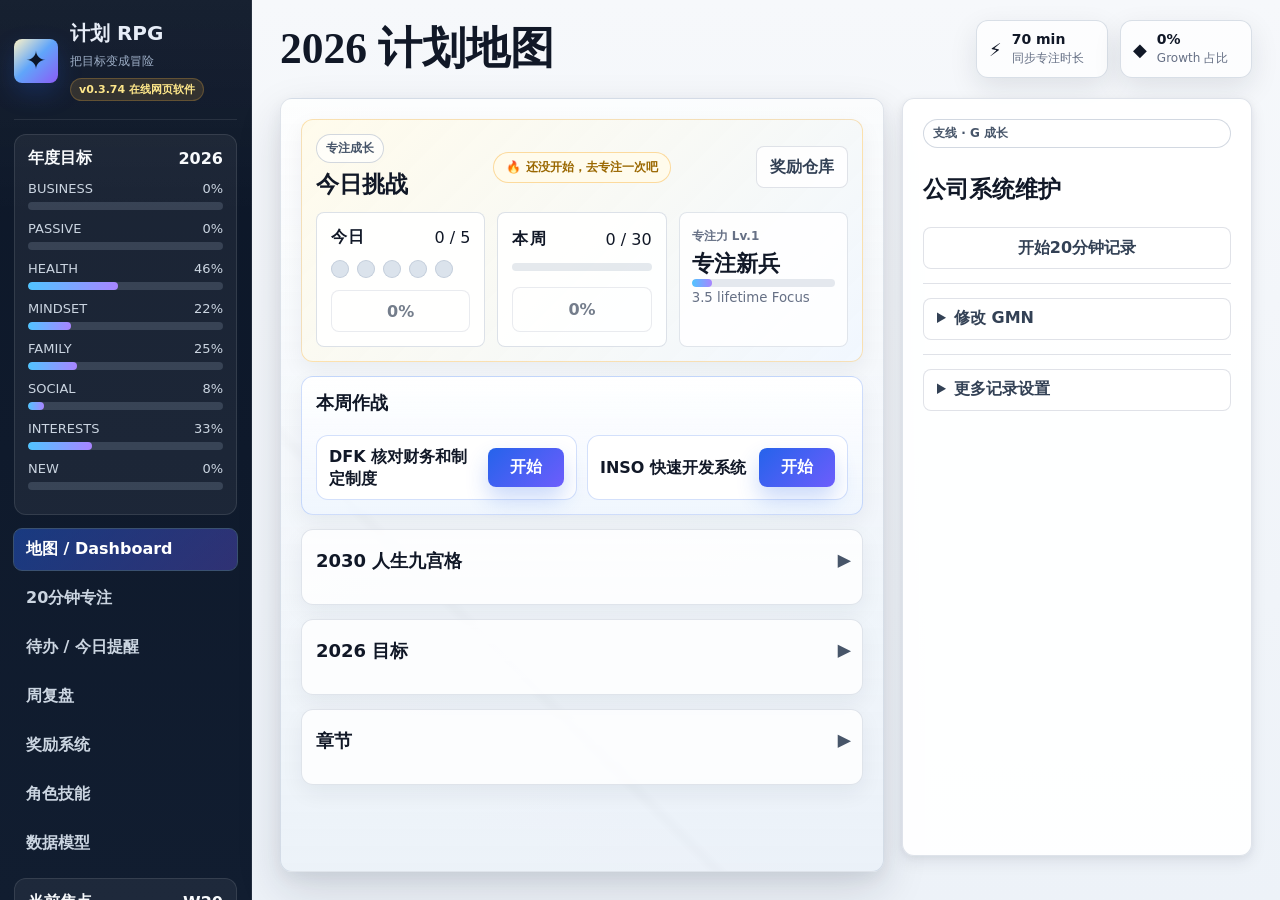
<file: index.html>
<!doctype html>
<html lang="zh-CN">
<head>
  <meta charset="utf-8" />
  <meta name="viewport" content="width=device-width, initial-scale=1" />
  <title>Plan RPG v0.3.74 / 计划 RPG</title>
  <link rel="icon" href="data:," />
  <link rel="stylesheet" href="src/ui/styles.css?v=0.3.74" />
</head>
<body>
  <div class="app">
    <aside class="sidebar">
      <div class="brand">
        <div class="brand-mark">✦</div>
        <div>
          <h1>计划 RPG</h1>
          <p>把目标变成冒险</p>
          <span class="version">v0.3.74 在线网页软件</span>
        </div>
      </div>

      <div class="side-card">
        <div class="side-title"><span>年度目标</span><span>2026</span></div>
        <div id="goalList"></div>
      </div>

      <nav class="nav">
        <button class="active" data-screen="map">地图 / Dashboard</button>
        <button data-screen="focus">20分钟专注</button>
        <button data-screen="todos">待办 / 今日提醒</button>
        <button data-screen="review">周复盘</button>
        <button data-screen="game">奖励系统</button>
        <button data-screen="skills">角色技能</button>
        <button data-screen="model">数据模型</button>
      </nav>

      <div class="side-card">
        <div class="side-title"><span>当前焦点</span><span>W20</span></div>
        <div id="weeklyFocus"></div>
      </div>

      <div class="side-card">
        <div class="side-title"><span>角色技能</span><span>CEO</span></div>
        <div id="skillMini"></div>
      </div>

      <div class="side-card">
        <div class="side-title"><span>备份/迁移</span><span>JSON</span></div>
        <div class="utility-actions">
          <button id="exportDataBtn">导出数据</button>
          <button id="importDataBtn">导入数据</button>
        </div>
        <input class="hide" id="importDataFile" type="file" accept="application/json" />
      </div>

      <div class="side-card">
        <div class="side-title"><span>Google Sheet 同步</span><span id="sheetSyncBadge">未配置</span></div>
        <label>Apps Script URL<input id="sheetSyncUrl" placeholder="https://script.google.com/macros/s/..." /></label>
        <label>同步 Token<input id="sheetSyncToken" placeholder="自己设置一个口令" /></label>
        <div class="utility-actions">
          <button id="saveSheetSyncBtn">保存同步设置</button>
          <button id="testSheetSyncBtn">测试</button>
          <button id="pullSheetLogsBtn">拉取记录</button>
          <button id="uploadLocalLogsBtn">上传本机记录</button>
        </div>
        <small id="sheetSyncStatus">打开网页会同步待办、专注记录和数据记录。</small>
      </div>

      <div class="quote">
        最远的旅程，从今天的 20 分钟开始。<br />
        每一条日志，都是下周路线的材料。
      </div>
    </aside>

    <main class="main">
      <header class="topbar">
        <div class="title">
          <h2>2026 计划地图</h2>
        </div>
        <div class="stats">
          <div class="stat"><b>⚡</b><div><strong id="totalMinutes">0 min</strong><span>同步专注时长</span></div></div>
          <div class="stat"><b>◆</b><div><strong id="gRatio">0%</strong><span>Growth 占比</span></div></div>
        </div>
      </header>

      <section id="map" class="screen active">
        <div class="map-layout">
          <div class="map-stage">
            <div class="world-map">
              <section class="map-layer game-command">
                <div id="gameMissionPanel"></div>
              </section>
              <section class="map-layer weekly-command">
                <div class="layer-head">
                  <h3>本周作战</h3>
                </div>
                <div id="weeklyCommandPanel"></div>
              </section>
              <section class="map-layer collapsible-map-section" data-collapse-section="life">
                <div class="layer-head">
                  <button class="layer-toggle" data-collapse-toggle="life"><h3>2030 人生九宫格</h3><span class="collapse-icon">▼</span></button>
                </div>
                <div class="collapsible-body"><div class="life-grid" id="lifeGrid"></div></div>
              </section>
              <section class="map-layer collapsible-map-section" data-collapse-section="campaigns">
                <div class="layer-head">
                  <button class="layer-toggle" data-collapse-toggle="campaigns"><h3>2026 目标</h3><span class="collapse-icon">▼</span></button>
                </div>
                <div class="collapsible-body"><div class="campaign-grid" id="campaignGrid"></div></div>
              </section>
              <section class="map-layer collapsible-map-section" data-collapse-section="chapters">
                <div class="layer-head">
                  <button class="layer-toggle" data-collapse-toggle="chapters"><h3>章节</h3><span class="collapse-icon">▼</span></button>
                </div>
                <div class="collapsible-body"><div class="weekly-map" id="weeklyMap"></div></div>
              </section>
            </div>
          </div>
          <aside class="detail" id="questDetail"></aside>
        </div>
      </section>

      <section id="focus" class="screen">
        <div class="focus-grid">
          <div class="panel">
            <div class="row">
              <span class="pill" id="sessionTypePill">20min Session</span>
              <button class="ghost" id="backToMapBtn">返回地图</button>
            </div>
            <label id="recordTypeLabel">Record Type<select id="recordTypeSelect"><option value="session">20min Session</option><option value="metric">Quick Metric Log</option></select></label>
            <div id="sessionRecordFields">
            <h3 id="focusTaskName">选择一个任务开始</h3>
            <div class="focus-context" id="focusContext"></div>
            <div class="focus-choice-board" id="focusChoiceBoard"></div>
            <label class="hide">当前任务<select id="taskSelect"></select></label>
            <label class="duration-control">本次时间（分钟）<input id="durationInput" type="number" min="1" max="180" step="1" value="20" /></label>
            <label>本次 GMN<select id="sessionGmn"><option value="G">G 成长</option><option value="M">M 维护</option><option value="N">N 噪音</option></select></label>
            <button class="worth-record-toggle" id="worthRecordBtn" type="button" aria-pressed="false">☆ 值得记录</button>
            <div class="timer">
              <div class="timer-value" id="timerValue">20:00</div>
              <div class="timer-actions">
                <button class="primary" id="startPauseBtn">开始</button>
                <button class="secondary" id="resetBtn">重置</button>
                <button class="secondary" id="cancelFocusInlineBtn">取消本次</button>
              </div>
              <button class="timer-reminder-toggle" id="timerReminderBtn" type="button">🔔 开启到点提醒</button>
            </div>
            <div id="skillRewardPreview"></div>
            <div class="actions">
              <button class="secondary advanced-session-action" id="randomEventBtn">+ 突发任务</button>
              <button class="secondary advanced-session-action" id="pivotTaskBtn">任务转向</button>
              <button class="secondary advanced-session-action" id="saveDraftBtn">保存草稿</button>
              <button class="primary" id="saveSessionBtn">完成并结算</button>
            </div>
            </div>
            <div id="metricRecordFields" class="hide">
              <h3>Quick Metric Log</h3>
              <label>Date<input id="metricLogDate" type="date" /></label>
              <label>Goal<select id="metricLogGoal"></select></label>
              <label>Metric Type<input id="metricLogType" list="metricTypeOptions" placeholder="例如：体重 / RFQ / 收入 / 冥想" /></label>
              <datalist id="metricTypeOptions">
                <option value="Weight"></option>
                <option value="RFQ"></option>
                <option value="Customer Contact"></option>
                <option value="Income"></option>
                <option value="DFK 装柜"></option>
                <option value="装柜数量"></option>
                <option value="INSO 收入"></option>
                <option value="Book Finished"></option>
                <option value="Meditation"></option>
                <option value="Good Things"></option>
              </datalist>
              <label>Value<input id="metricLogValue" type="number" step="0.01" placeholder="例如：70.8" /></label>
              <label>Unit<input id="metricLogUnit" placeholder="KG / 个 / RMB / 次 / 本" /></label>
              <label>Note<textarea id="metricLogNote" placeholder="补充背景、来源或下一步。"></textarea></label>
              <div class="actions">
                <button class="primary" id="saveMetricLogBtn">保存 Metric Log</button>
              </div>
            </div>
          </div>

          <div class="panel" id="sessionLogPanel">
            <h3 id="recordBoardTitle">战斗记录板</h3>
            <div class="form-grid">
              <label id="whatDoneLabel">做了什么<textarea id="whatDone" placeholder="这 20 分钟具体推进了什么？"></textarea></label>
              <label id="problemLabel">遇到什么问题<textarea id="problem" placeholder="卡点、阻力、情绪、信息缺口..."></textarea></label>
              <label id="solutionLabel">怎么解决<textarea id="solution" placeholder="你采取了什么处理方式？"></textarea></label>
              <label id="goodLabel">好的地方<textarea id="good" placeholder="值得保留的动作、判断、节奏..."></textarea></label>
              <label id="badLabel">不好的地方<textarea id="bad" placeholder="浪费、拖延、误判、流程问题..."></textarea></label>
              <label id="nextStepLabel">下一步<textarea id="nextStep" placeholder="下一次 20 分钟应该从哪里开始？"></textarea></label>
              <label id="moodStressLabel">状态<textarea id="moodStress" placeholder="情绪、压力、能量状态。"></textarea></label>
            </div>
          </div>

          <div class="panel session-result hide" id="sessionResult"></div>
        </div>
      </section>

      <section id="todos" class="screen">
        <div class="todo-simple-layout">
          <section class="panel todo-input-panel">
            <h3>添加待办</h3>
            <div class="todo-category-buttons" aria-label="待办分类">
              <button class="todo-choice" data-todo-input-category="DFK">DFK</button>
              <button class="todo-choice" data-todo-input-category="INSO">INSO</button>
              <button class="todo-choice" data-todo-input-category="OTHER">OTHER</button>
            </div>
            <input id="todoContent" placeholder="写下要做什么……" autocomplete="off" />
            <div class="todo-toggle-row">
              <button class="todo-toggle" id="todoStarButton" aria-pressed="false"><span data-toggle-icon>☆</span> 重要</button>
              <button class="todo-toggle urgent-toggle" id="todoUrgentButton" aria-pressed="false">紧急</button>
            </div>
            <button class="primary full" id="addTodoBtn">添加</button>
          </section>
          <section class="panel todo-list-panel">
            <div class="todo-list-head">
              <h3>待办清单</h3>
              <div class="todo-filter-buttons" aria-label="待办筛选">
                <button class="todo-filter" data-todo-filter="ALL">全部</button>
                <button class="todo-filter" data-todo-filter="DFK">DFK</button>
                <button class="todo-filter" data-todo-filter="INSO">INSO</button>
                <button class="todo-filter" data-todo-filter="OTHER">OTHER</button>
                <button class="todo-filter" id="syncTodosBtn">同步</button>
              </div>
            </div>
            <div id="todoGroups"></div>
            <details class="todo-history">
              <summary>完成记录</summary>
              <div id="completedTodoList"></div>
            </details>
          </section>
        </div>
      </section>

      <section id="review" class="screen">
        <div class="review-grid">
          <div class="panel">
            <span class="pill">Weekly Review</span>
            <div class="review-week-picker" aria-label="选择复盘周">
              <button class="secondary" id="reviewPreviousWeekBtn" type="button">← 上一周</button>
              <button class="secondary" id="reviewCurrentWeekBtn" type="button">本周</button>
              <button class="secondary" id="reviewNextWeekBtn" type="button">下一周 →</button>
            </div>
            <label class="review-week-jump">跳到某一周
              <select id="reviewWeekJump" aria-label="跳到某一周"></select>
            </label>
            <h3 id="reviewWeekTitle">本周自动汇总</h3>
            <div class="review-cards">
              <div class="metric"><span>Total</span><b id="metricTotal">0</b></div>
              <div class="metric"><span>Growth</span><b id="metricG">0</b></div>
              <div class="metric"><span>维护</span><b id="metricM">0</b></div>
              <div class="metric"><span>Noise</span><b id="metricN">0</b></div>
            </div>
            <div class="summary-strip">
              <div class="summary-stat"><span>该周总时长</span><b id="reviewThisWeekMinutes">0 min</b></div>
              <div class="summary-stat"><span>对比前一周</span><b id="reviewVsLastWeek">0 min</b></div>
              <div class="summary-stat"><span>方向判断</span><b id="reviewDirectionBadge">待开始</b></div>
            </div>

            <div class="review-block review-time-block">
              <h4>时间都花在哪了</h4>
              <div id="reviewGmnSplit"></div>
              <div class="time-allocation-list" id="reviewFocusAreas"></div>
            </div>

            <div class="review-tabs" role="tablist" aria-label="复盘内容切换">
              <button class="review-tab active" type="button" data-review-tab="notes" role="tab" aria-selected="true">问题 / 亮点</button>
              <button class="review-tab" type="button" data-review-tab="dynamic" role="tab" aria-selected="false">动态视图</button>
              <button class="review-tab" type="button" data-review-tab="route" role="tab" aria-selected="false">下周路线</button>
            </div>

            <div class="review-tab-panel" data-review-panel="notes">
              <div class="review-section">
                <div class="review-block">
                  <h4>问题与解决</h4>
                  <div id="reviewProblemSolve"></div>
                </div>
                <div class="review-block">
                  <h4>好的 / 不好的</h4>
                  <div id="reviewGoodBad"></div>
                </div>
              </div>
            </div>
            <div class="review-tab-panel hide" data-review-panel="dynamic">
              <div class="review-section" id="dynamicReview"></div>
            </div>
            <div class="review-tab-panel hide" data-review-panel="route">
              <h4>下周建议路线</h4>
              <div class="route" id="nextRoute"></div>
            </div>
          </div>
          <div class="panel">
            <h3>本周日志</h3>
            <div id="reviewHighlights"></div>
            <details class="review-all-logs">
              <summary>全部本周日志 <span id="allLogsCount"></span></summary>
              <div class="log-list" id="logList"></div>
            </details>
          </div>
        </div>
      </section>

      <section id="skills" class="screen">
        <div class="skill-tree">
          <div class="panel">
            <span class="pill">角色技能树</span>
            <h3>角色技能</h3>
            <div class="skill-grid" id="skillList"></div>
          </div>
          <div class="panel" id="skillDetail"></div>
        </div>
      </section>

      <section id="game" class="screen">
        <div class="game-root" id="gameRoot"></div>
      </section>

      <section id="model" class="screen">
        <div class="panel">
          <h3>数据模型</h3>
          <div class="table-wrap">
            <table>
              <thead><tr><th>Level</th><th>Entity</th><th>Purpose</th><th>Key Fields</th><th>Why It Exists</th></tr></thead>
              <tbody id="modelTable"></tbody>
            </table>
          </div>
        </div>
      </section>
    </main>
    <div class="week-panel hide" id="activeTimerPanel">
      <b id="activeTimerTitle">正在专注</b>
      <p><span id="activeTimerLeft">00:00</span> · <span id="activeTimerState">进行中</span></p>
      <p id="activeTimerTask">当前任务</p>
      <div class="timer-panel-actions">
        <button class="secondary" id="cancelFocusBtn">取消专注</button>
        <button class="primary" id="returnFocusBtn">返回计时</button>
      </div>
    </div>
  </div>

  <div class="modal-backdrop hide" id="randomEventModal">
    <div class="modal">
      <div class="row">
        <div>
          <span class="pill">Random Event</span>
          <h3>突发任务</h3>
        </div>
        <button class="ghost" data-close-modal="randomEventModal">关闭</button>
      </div>
      <div class="form-grid">
        <label>任务标题<input id="randomTitle" placeholder="例如：紧急处理客户付款问题" /></label>
        <label>任务分类<select id="randomQuestType"><option value="main">主线</option><option value="side">支线</option><option value="maintenance">维护</option><option value="noise">噪音</option></select></label>
        <label>GMN<select id="randomGmn"><option>G</option><option>M</option><option>N</option></select></label>
        <label>为什么要做<textarea id="randomReason" placeholder="一句话说明这个事件为什么值得处理"></textarea></label>
      </div>
      <details class="advanced">
        <summary>Advanced</summary>
        <div class="form-grid" style="margin-top:12px;">
          <label>简单描述<textarea id="randomDescription" placeholder="补充背景，可不填"></textarea></label>
          <label>预计 Session 数<input id="randomEstimated" type="number" min="1" max="50" value="1" /></label>
          <label>来源<select id="randomSource"><option value="manual">手动</option><option value="emergency">紧急</option><option value="interruption">被打断</option></select></label>
          <label>关联 Goal<select id="randomGoal"></select></label>
          <label>优先级<select id="randomPriority"><option value="medium">medium</option><option value="low">low</option><option value="high">high</option><option value="urgent">urgent</option></select></label>
        </div>
      </details>
      <div class="actions">
        <button class="primary" id="createRandomStartBtn">创建并开始</button>
        <button class="secondary" id="createRandomBtn">只创建</button>
      </div>
    </div>
  </div>

  <div class="modal-backdrop hide" id="pivotModal">
    <div class="modal">
      <div class="row">
        <div>
      <span class="pill">隐藏任务</span>
          <h3>任务转向</h3>
          <p>A 不是失败。如果它暴露了真正的问题，系统会把这次探索留下来。</p>
        </div>
        <button class="ghost" data-close-modal="pivotModal">关闭</button>
      </div>
      <label>转向类型</label>
      <div class="option-row">
        <button class="secondary pivot-option active" data-pivot-type="renamed">改名继续</button>
        <button class="secondary pivot-option" data-pivot-type="paused_for_new_task">暂停旧任务，创建新任务</button>
        <button class="secondary pivot-option" data-pivot-type="completed_as_discovery">旧任务算发现问题，创建新任务</button>
      </div>
      <div class="form-grid" style="margin-top:14px;">
        <label>新任务标题<input id="pivotNewTitle" placeholder="真正要处理的问题 B" /></label>
        <label>转向原因<textarea id="pivotReason" placeholder="为什么从 A 转向 B？"></textarea></label>
        <label>发现了什么<textarea id="pivotDiscovery" placeholder="A 暴露出的真实问题，可选"></textarea></label>
      </div>
      <div class="actions">
        <button class="primary" id="applyPivotBtn">确认转向</button>
      </div>
    </div>
  </div>

  <div class="modal-backdrop hide" id="rewardModal">
    <div class="modal reward-modal">
      <div class="row">
        <div>
          <span class="pill">奖励宝箱</span>
          <h3>任务宝箱</h3>
        </div>
        <button class="ghost" data-close-modal="rewardModal">关闭</button>
      </div>
      <div id="rewardModalContent"></div>
    </div>
  </div>

  <div class="modal-backdrop hide" id="editLogModal">
    <div class="modal">
      <div class="row">
        <div>
          <span class="pill">Session Log</span>
          <h3>修改日志</h3>
        </div>
        <button class="ghost" data-close-modal="editLogModal">关闭</button>
      </div>
      <div class="form-grid">
        <label>GMN<select id="editGmn"><option>G</option><option>M</option><option>N</option></select></label>
        <label>任务<select id="editTask"></select></label>
        <label>做了什么<textarea id="editWhat"></textarea></label>
        <label>问题<textarea id="editProblem"></textarea></label>
        <label>解决<textarea id="editSolution"></textarea></label>
        <label>好的地方<textarea id="editGood"></textarea></label>
        <label>不好的地方<textarea id="editBad"></textarea></label>
        <label>下一步<textarea id="editNext"></textarea></label>
      </div>
      <div class="actions">
        <button class="primary" id="updateLogBtn">保存修改</button>
        <button class="secondary" id="cancelEditBtn">取消</button>
      </div>
    </div>
  </div>

  <script src="src/config/app-config.js?v=0.3.74"></script>
  <script src="src/game/game-config.js?v=0.3.74"></script>
  <script src="src/skills/skill-config.js?v=0.3.74"></script>
  <script src="src/models/seed-data.js?v=0.3.74"></script>
  <script src="src/state/app-state.js?v=0.3.74"></script>
  <script src="src/storage/local-cache.js?v=0.3.74"></script>
  <script src="src/storage/sheet-api.js?v=0.3.74"></script>
  <script src="src/services/task-service.js?v=0.3.74"></script>
  <script src="src/services/todo-service.js?v=0.3.74"></script>
  <script src="src/services/session-service.js?v=0.3.74"></script>
  <script src="src/game/game-service.js?v=0.3.74"></script>
  <script src="src/skills/skill-service.js?v=0.3.74"></script>
  <script src="src/ui/render-dashboard.js?v=0.3.74"></script>
  <script src="src/ui/render-detail.js?v=0.3.74"></script>
  <script src="src/ui/render-focus.js?v=0.3.74"></script>
  <script src="src/ui/render-todos.js?v=0.3.74"></script>
  <script src="src/ui/render-review.js?v=0.3.74"></script>
  <script src="src/ui/render-skills.js?v=0.3.74"></script>
  <script src="src/ui/render-game.js?v=0.3.74"></script>
  <script src="src/ui/render-model.js?v=0.3.74"></script>
  <script src="src/ui/render-sheet-settings.js?v=0.3.74"></script>
  <script src="src/main.js?v=0.3.74"></script>
</body>
</html>
</file>
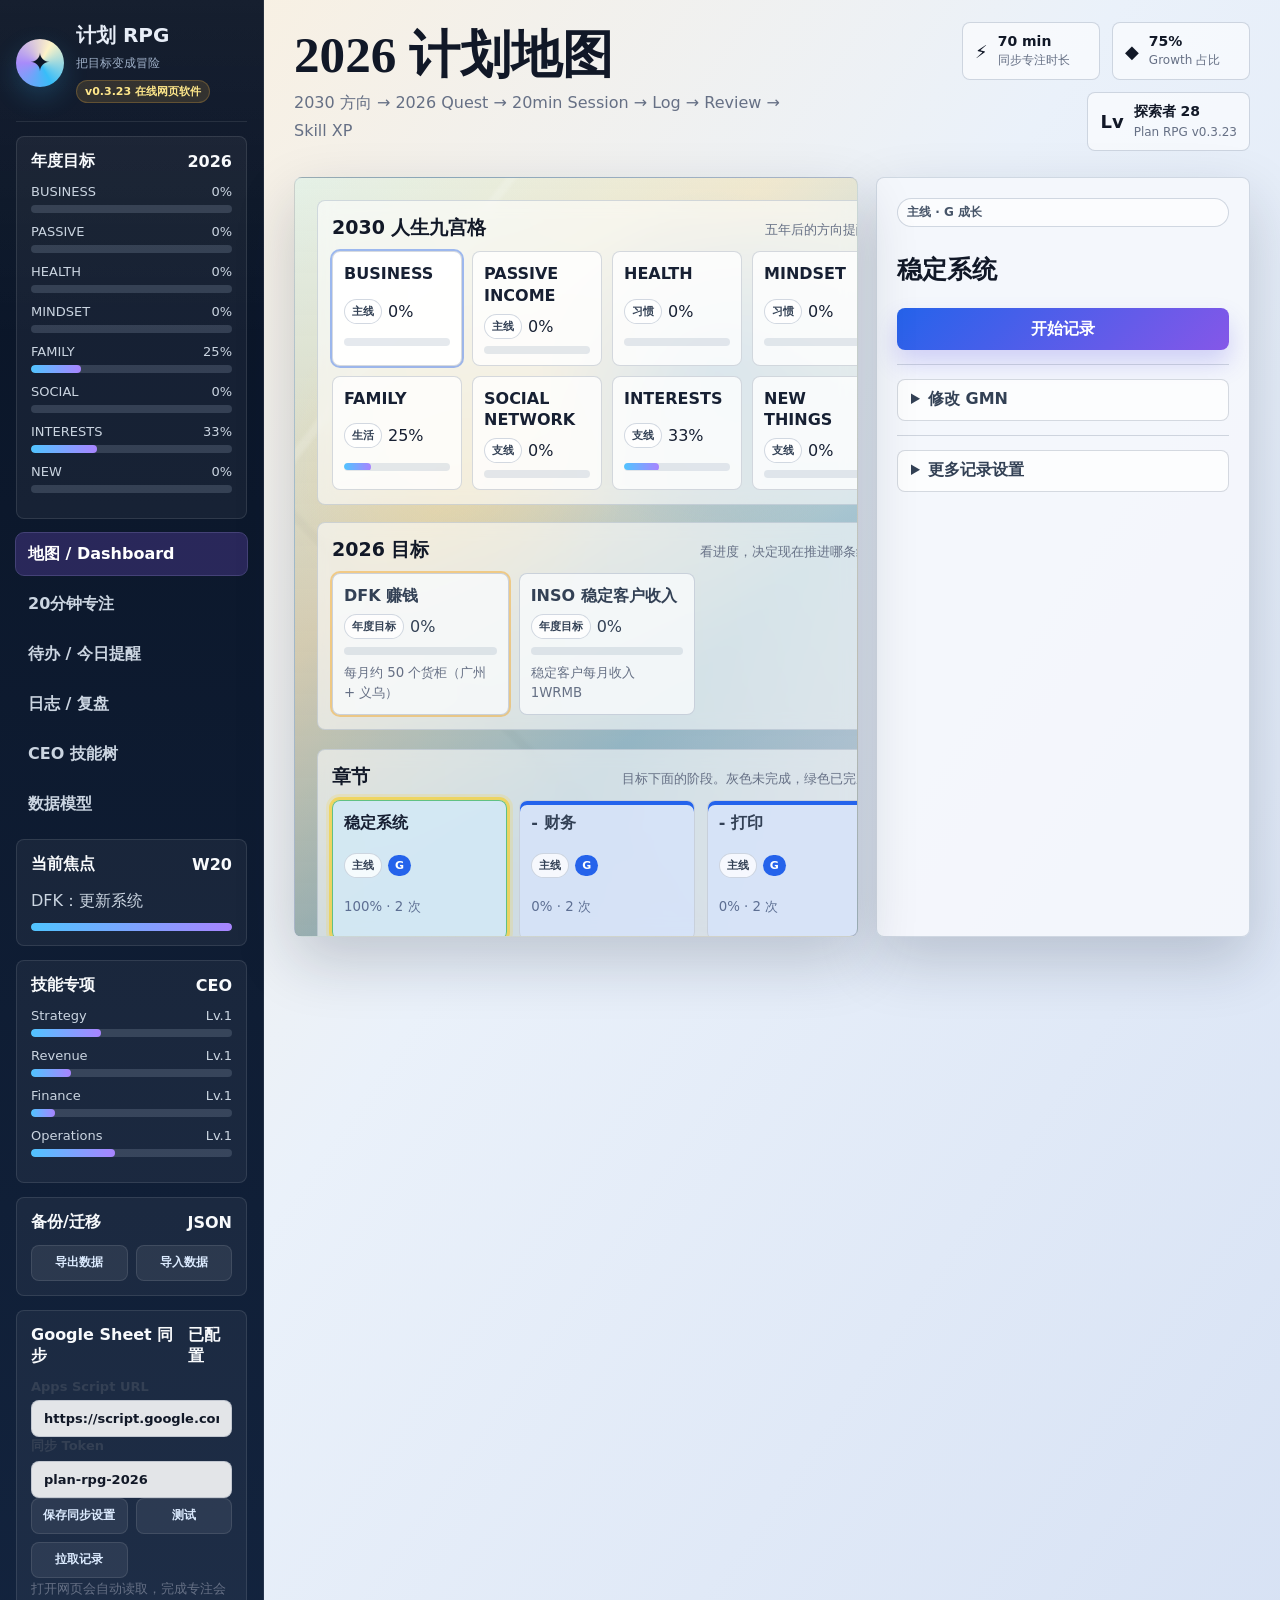
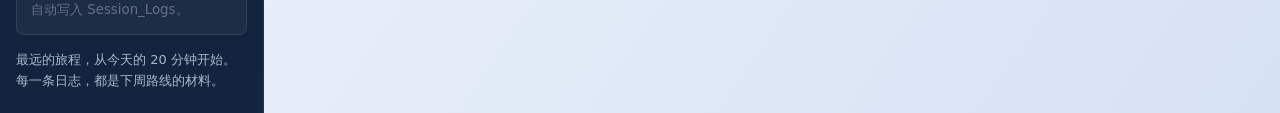
<file: backup/index.before-refactor-20250515.html>
<!doctype html>
<html lang="zh-CN">
<head>
  <meta charset="utf-8" />
  <meta name="viewport" content="width=device-width, initial-scale=1" />
  <title>Plan RPG v0.3.23 / 计划 RPG</title>
  <style>
    :root {
      --ink: #111827;
      --muted: #667085;
      --line: rgba(109, 122, 145, .28);
      --panel: rgba(246, 248, 252, .9);
      --paper: rgba(255, 255, 255, .82);
      --night: #0c1628;
      --night2: #17243a;
      --gold: #f3b43f;
      --violet: #8557e8;
      --blue: #2f80ed;
      --green: #20a66a;
      --red: #dd4c4c;
      --shadow: 0 24px 60px rgba(20, 31, 52, .2);
    }

    * { box-sizing: border-box; }
    body {
      margin: 0;
      min-height: 100vh;
      color: var(--ink);
      font-family: "Microsoft YaHei", "PingFang SC", system-ui, -apple-system, BlinkMacSystemFont, sans-serif;
      background:
        linear-gradient(125deg, rgba(252, 240, 220, .98), rgba(234, 241, 250, .95) 45%, rgba(214, 225, 244, .98)),
        #edf2f9;
    }

    button, input, textarea, select { font: inherit; }
    button { border: 0; cursor: pointer; }
    textarea, input, select {
      width: 100%;
      border: 1px solid var(--line);
      border-radius: 8px;
      background: rgba(255, 255, 255, .88);
      color: var(--ink);
      padding: 10px 12px;
      outline: none;
    }
    textarea { min-height: 86px; resize: vertical; line-height: 1.55; }
    label { display: grid; gap: 6px; font-size: 13px; color: #344054; font-weight: 800; }

    .app {
      min-height: 100vh;
      display: grid;
      grid-template-columns: 264px minmax(0, 1fr);
    }

    .sidebar {
      color: #e7edf7;
      background:
        linear-gradient(180deg, rgba(255,255,255,.05), transparent 20%),
        linear-gradient(180deg, #091324, #13243f);
      border-right: 1px solid rgba(255, 255, 255, .08);
      padding: 22px 16px;
      display: flex;
      flex-direction: column;
      gap: 14px;
    }
    .brand {
      display: flex;
      gap: 12px;
      align-items: center;
      padding-bottom: 18px;
      border-bottom: 1px solid rgba(255, 255, 255, .09);
    }
    .brand-mark {
      width: 48px;
      height: 48px;
      border-radius: 50%;
      display: grid;
      place-items: center;
      color: #0c1628;
      font-size: 25px;
      background: conic-gradient(from 30deg, #fef3c7, #38bdf8, #a78bfa, #fef3c7);
      box-shadow: 0 10px 26px rgba(56, 189, 248, .2);
    }
    .brand h1 { margin: 0; font-size: 20px; letter-spacing: 0; }
    .brand p { margin: 4px 0 0; color: #9fb0c8; font-size: 12px; }
    .version {
      display: inline-flex;
      margin-top: 7px;
      padding: 3px 8px;
      border-radius: 999px;
      color: #fde68a;
      background: rgba(245, 180, 63, .14);
      border: 1px solid rgba(245, 180, 63, .24);
      font-size: 11px;
      font-weight: 900;
    }

    .side-card {
      border: 1px solid rgba(255, 255, 255, .1);
      background: rgba(255, 255, 255, .048);
      border-radius: 8px;
      padding: 14px;
    }
    .side-title {
      display: flex;
      justify-content: space-between;
      align-items: center;
      gap: 10px;
      color: #f8fafc;
      font-weight: 900;
      margin-bottom: 12px;
    }
    .goal-row, .skill-mini {
      display: grid;
      gap: 6px;
      margin: 11px 0;
      font-size: 13px;
    }
    .goal-head {
      display: flex;
      justify-content: space-between;
      gap: 8px;
      color: #cbd5e1;
    }
    .bar {
      height: 8px;
      border-radius: 999px;
      background: rgba(148, 163, 184, .24);
      overflow: hidden;
    }
    .fill {
      height: 100%;
      width: var(--value);
      background: linear-gradient(90deg, #50c4ff, #a884ff);
      border-radius: inherit;
    }

    .nav { display: grid; gap: 8px; }
    .nav button {
      min-height: 42px;
      border-radius: 8px;
      color: #cbd5e1;
      background: transparent;
      text-align: left;
      padding: 10px 12px;
      display: flex;
      align-items: center;
      gap: 10px;
      font-weight: 800;
    }
    .nav button.active {
      color: #fff;
      background: rgba(133, 87, 232, .24);
      outline: 1px solid rgba(167, 139, 250, .36);
    }
    .quote {
      margin-top: auto;
      color: #aab8ce;
      font-size: 13px;
      line-height: 1.65;
    }
    .utility-actions {
      display: grid;
      grid-template-columns: 1fr 1fr;
      gap: 8px;
    }
    .utility-actions button {
      min-height: 36px;
      border-radius: 8px;
      color: #dbeafe;
      background: rgba(255, 255, 255, .07);
      border: 1px solid rgba(255, 255, 255, .1);
      font-size: 12px;
      font-weight: 900;
    }

    .main {
      min-width: 0;
      display: grid;
      grid-template-rows: auto 1fr;
    }
    .topbar {
      min-height: 98px;
      padding: 22px 30px 14px;
      display: flex;
      align-items: center;
      justify-content: space-between;
      gap: 20px;
    }
    .title h2 {
      margin: 0;
      font-size: clamp(32px, 4vw, 52px);
      line-height: 1;
      letter-spacing: 0;
      font-family: Georgia, "Times New Roman", serif;
    }
    .title p { margin: 9px 0 0; color: var(--muted); }
    .stats {
      display: flex;
      align-items: center;
      justify-content: flex-end;
      gap: 12px;
      flex-wrap: wrap;
    }
    .stat {
      display: flex;
      align-items: center;
      gap: 10px;
      min-width: 138px;
      border: 1px solid rgba(148, 163, 184, .42);
      border-radius: 8px;
      background: rgba(255, 255, 255, .58);
      padding: 10px 12px;
    }
    .stat b { font-size: 18px; }
    .stat strong { display: block; font-size: 14px; }
    .stat span { color: var(--muted); font-size: 12px; }

    .screen {
      display: none;
      min-height: 0;
      padding: 12px 30px 28px;
    }
    .screen.active { display: block; }

    .map-layout {
      display: grid;
      grid-template-columns: minmax(0, 1fr) 374px;
      gap: 18px;
      height: calc(100vh - 140px);
      min-height: 660px;
    }
    .map-stage {
      position: relative;
      overflow: auto;
      border-radius: 8px;
      border: 1px solid rgba(148, 163, 184, .32);
      background:
        linear-gradient(180deg, rgba(255, 255, 255, .32), rgba(15, 23, 42, .18)),
        radial-gradient(circle at 75% 25%, rgba(120, 172, 214, .65), transparent 25%),
        radial-gradient(circle at 28% 38%, rgba(250, 223, 145, .55), transparent 28%),
        linear-gradient(135deg, #d8eadb 0%, #e9ddb8 36%, #9fc8d7 68%, #d9e3f3 100%);
      box-shadow: var(--shadow);
      padding: 22px;
    }
    .map-stage:before {
      content: "";
      position: absolute;
      inset: 0;
      opacity: .2;
      background:
        linear-gradient(128deg, transparent 0 18%, rgba(255,255,255,.85) 18.5% 19%, transparent 19.5% 100%),
        linear-gradient(45deg, transparent 0 31%, rgba(15,23,42,.12) 31.5% 32%, transparent 32.5% 100%);
      pointer-events: none;
    }
    .map-section-title {
      position: relative;
      z-index: 1;
      margin: 0 0 16px;
      font-size: 21px;
      font-weight: 900;
      color: #162033;
    }
    .quest-lane {
      position: relative;
      z-index: 1;
      height: 205px;
      display: grid;
      grid-template-columns: repeat(4, minmax(126px, 1fr));
      align-items: center;
      gap: 22px;
    }
    .quest-lane.side {
      grid-template-columns: repeat(5, minmax(108px, 1fr));
      margin-top: 16px;
    }
    .quest-lane:before {
      content: "";
      position: absolute;
      left: 6%;
      right: 7%;
      top: 50%;
      border-top: 4px solid rgba(245, 180, 63, .82);
      box-shadow: 0 0 14px rgba(245, 180, 63, .42);
      z-index: -1;
    }
    .quest-lane.side:before {
      top: 44%;
      border-top: 4px dotted rgba(255, 255, 255, .95);
      box-shadow: none;
    }
    .quest-node {
      display: grid;
      justify-items: center;
      gap: 8px;
      min-width: 0;
      background: transparent;
      color: #172033;
    }
    .node-icon {
      width: 76px;
      height: 76px;
      border-radius: 50%;
      display: grid;
      place-items: center;
      font-size: 28px;
      color: #fff;
      background: linear-gradient(145deg, #334155, #0f172a);
      border: 4px solid rgba(255, 255, 255, .78);
      box-shadow: 0 10px 22px rgba(15, 23, 42, .28);
      transition: transform .18s ease, box-shadow .18s ease;
    }
    .quest-node:hover .node-icon { transform: translateY(-3px); }
    .quest-node.active .node-icon {
      background: linear-gradient(145deg, #f59e0b, #7c3aed);
      box-shadow: 0 0 0 6px rgba(245, 158, 11, .22), 0 18px 34px rgba(124, 58, 237, .25);
    }
    .quest-node.completed .node-icon { background: linear-gradient(145deg, #0ea5e9, #166534); }
    .node-name {
      max-width: 150px;
      border-radius: 8px;
      background: rgba(255, 255, 255, .78);
      border: 1px solid rgba(148, 163, 184, .42);
      padding: 6px 9px;
      font-size: 13px;
      font-weight: 900;
      text-align: center;
      box-shadow: 0 4px 12px rgba(15,23,42,.11);
    }
    .node-meta { color: #475569; font-size: 12px; font-weight: 800; }

    .world-map {
      position: relative;
      z-index: 1;
      display: grid;
      gap: 18px;
    }
    .map-layer {
      border-radius: 8px;
      border: 1px solid rgba(148, 163, 184, .38);
      background: rgba(255,255,255,.58);
      padding: 14px;
      backdrop-filter: blur(8px);
    }
    .layer-head {
      display: flex;
      align-items: baseline;
      justify-content: space-between;
      gap: 12px;
      margin-bottom: 10px;
    }
    .layer-head h3 {
      margin: 0;
      font-size: 19px;
    }
    .layer-head small {
      max-width: 460px;
      text-align: right;
    }
    .life-grid {
      display: grid;
      grid-template-columns: repeat(4, minmax(130px, 1fr));
      gap: 10px;
    }
    .life-cell, .campaign-card, .quest-map-node, .task-map-card {
      text-align: left;
      border-radius: 8px;
      border: 1px solid var(--line);
      background: rgba(255,255,255,.78);
      color: #172033;
      padding: 11px;
      min-width: 0;
    }
    .life-cell {
      display: grid;
      gap: 7px;
      min-height: 92px;
    }
    .life-cell.active {
      outline: 2px solid rgba(37, 99, 235, .42);
      background: rgba(255,255,255,.95);
    }
    .campaign-grid {
      display: grid;
      grid-template-columns: repeat(3, minmax(150px, 1fr));
      gap: 10px;
    }
    .campaign-card {
      display: grid;
      gap: 8px;
    }
    .campaign-card.active {
      outline: 2px solid rgba(245, 158, 11, .42);
      background: #fff;
    }
    .state-done {
      border-color: rgba(22, 163, 74, .65) !important;
      background: rgba(240, 253, 244, .9) !important;
    }
    .state-todo {
      border-color: rgba(148, 163, 184, .45) !important;
      background: rgba(248, 250, 252, .82) !important;
      color: #334155;
    }
    .weekly-map {
      position: relative;
      display: grid;
      grid-template-columns: repeat(auto-fit, minmax(132px, 1fr));
      gap: 12px;
    }
    .quest-map-node {
      position: relative;
      display: grid;
      gap: 8px;
      min-height: 140px;
      overflow: hidden;
    }
    .quest-map-node.active {
      outline: 3px solid rgba(250, 204, 21, .55);
      box-shadow: 0 0 0 6px rgba(250, 204, 21, .16);
    }
    .quest-map-node.discovery {
      opacity: .72;
      border-style: dashed;
    }
    .quest-map-node:before, .task-map-card:before {
      content: "";
      position: absolute;
      inset: 0;
      opacity: .13;
      background: var(--type-color);
      pointer-events: none;
    }
    .task-rail {
      display: grid;
      grid-auto-flow: column;
      grid-auto-columns: minmax(174px, 1fr);
      gap: 12px;
      overflow-x: auto;
      padding-bottom: 6px;
    }
    .task-map-card {
      position: relative;
      display: grid;
      gap: 8px;
      min-height: 124px;
    }
    .task-map-card.active {
      outline: 2px solid rgba(124, 58, 237, .45);
      background: #fff;
    }
    .type-main { --type-color: #2563eb; border-color: rgba(37, 99, 235, .48); }
    .type-side { --type-color: #7c3aed; border-color: rgba(124, 58, 237, .45); }
    .type-maintenance { --type-color: #059669; border-color: rgba(5, 150, 105, .46); }
    .type-noise { --type-color: #64748b; border-color: rgba(100, 116, 139, .48); }
    .type-emergency { --type-color: #f97316; border-color: rgba(249, 115, 22, .64); box-shadow: 0 10px 22px rgba(249, 115, 22, .16); }
    .type-pivot { --type-color: #db2777; border-style: dashed; border-color: rgba(219, 39, 119, .55); }
    .gmn-g { box-shadow: inset 0 4px 0 #2563eb; }
    .gmn-m { box-shadow: inset 0 4px 0 #059669; }
    .gmn-n { box-shadow: inset 0 4px 0 #64748b; }
    .node-title {
      position: relative;
      z-index: 1;
      font-weight: 900;
      line-height: 1.35;
      word-break: break-word;
    }
    .node-compact {
      position: relative;
      z-index: 1;
      display: flex;
      flex-wrap: wrap;
      gap: 6px;
      align-items: center;
    }
    .type-badge, .gmn-tag {
      display: inline-flex;
      align-items: center;
      border-radius: 999px;
      padding: 4px 7px;
      font-size: 11px;
      font-weight: 900;
      background: rgba(255,255,255,.78);
      border: 1px solid rgba(148, 163, 184, .42);
      color: #334155;
    }
    .gmn-tag {
      color: #fff;
      border: 0;
    }
    .gmn-tag.gmn-g { background: #2563eb; box-shadow: none; }
    .gmn-tag.gmn-m { background: #059669; box-shadow: none; }
    .gmn-tag.gmn-n { background: #64748b; box-shadow: none; }
    .pivot-link {
      position: relative;
      z-index: 1;
      margin-top: 8px;
      padding: 8px 10px;
      border-radius: 8px;
      border: 1px dashed rgba(219, 39, 119, .6);
      background: rgba(255,255,255,.68);
      color: #831843;
      font-size: 12px;
      font-weight: 800;
    }
    .simple-detail {
      display: grid;
      gap: 14px;
    }
    .task-card.done {
      border-color: rgba(22, 163, 74, .65);
      background: rgba(240, 253, 244, .88);
    }
    .task-card.todo {
      border-color: rgba(148, 163, 184, .42);
      background: rgba(248, 250, 252, .9);
    }
    .custom-task-box {
      border-top: 1px solid var(--line);
      padding-top: 14px;
      display: grid;
      gap: 10px;
    }

    .map-bottom {
      position: relative;
      z-index: 1;
      display: grid;
      grid-template-columns: 1fr 260px;
      gap: 12px;
      margin-top: 18px;
    }
    .progress-panel, .week-panel {
      border-radius: 8px;
      padding: 18px;
      color: #e5e7eb;
      background: rgba(13, 23, 40, .9);
      box-shadow: 0 16px 35px rgba(15, 23, 42, .28);
    }
    #activeTimerPanel {
      position: fixed;
      right: 24px;
      bottom: 24px;
      width: min(320px, calc(100vw - 48px));
      z-index: 80;
      border: 1px solid rgba(147, 197, 253, .58);
      background: rgba(15, 23, 42, .94);
      backdrop-filter: blur(14px);
    }
    #activeTimerPanel b {
      display: block;
      margin-bottom: 8px;
      color: #fff;
      font-size: 17px;
    }
    #activeTimerPanel p {
      margin: 7px 0;
      color: #cbd5e1;
    }
    #activeTimerLeft {
      color: #fef3c7;
      font-weight: 1000;
      font-variant-numeric: tabular-nums;
    }
    #returnFocusBtn {
      width: 100%;
      margin-top: 10px;
    }
    .progress-panel strong { display: block; font-size: 34px; margin: 8px 0; }
    .milestones {
      display: grid;
      grid-template-columns: repeat(4, 1fr);
      gap: 10px;
      margin-top: 14px;
      color: #cbd5e1;
      font-size: 12px;
    }

    .panel, .detail {
      border-radius: 8px;
      background: var(--panel);
      border: 1px solid rgba(148, 163, 184, .38);
      box-shadow: var(--shadow);
      padding: 20px;
    }
    .detail { overflow: auto; }
    .pill {
      display: inline-flex;
      align-items: center;
      gap: 6px;
      border-radius: 999px;
      padding: 5px 9px;
      font-size: 12px;
      font-weight: 900;
      border: 1px solid rgba(148, 163, 184, .42);
      background: rgba(255, 255, 255, .65);
      color: #475569;
    }
    h3 { margin: 12px 0 8px; font-size: 25px; letter-spacing: 0; }
    p { color: #475569; line-height: 1.7; }
    .progress-number {
      display: flex;
      justify-content: space-between;
      color: #334155;
      font-weight: 900;
      margin: 16px 0 8px;
    }
    .task-list, .route, .log-list, .skill-grid { display: grid; gap: 10px; }
    .task-card, .route-item, .log-card, .skill-card {
      border: 1px solid var(--line);
      border-radius: 8px;
      background: rgba(255, 255, 255, .72);
      padding: 12px;
    }
    .task-card {
      display: grid;
      gap: 7px;
      text-align: left;
    }
    .task-card.selected {
      outline: 2px solid rgba(133, 87, 232, .45);
      background: #fff;
    }
    .pivot-option.active {
      color: #fff;
      background: linear-gradient(135deg, #2563eb, #8557e8);
    }
    .task-head, .row {
      display: flex;
      justify-content: space-between;
      gap: 10px;
      align-items: start;
    }
    small { color: var(--muted); line-height: 1.5; }
    .primary, .secondary, .danger, .ghost {
      min-height: 42px;
      border-radius: 8px;
      padding: 9px 13px;
      font-weight: 900;
    }
    .primary {
      color: #fff;
      background: linear-gradient(135deg, #2563eb, #8557e8);
      box-shadow: 0 13px 24px rgba(79, 70, 229, .22);
    }
    .secondary {
      color: #334155;
      background: rgba(255, 255, 255, .72);
      border: 1px solid var(--line);
    }
    .danger {
      color: #fff;
      background: linear-gradient(135deg, #dc2626, #ef4444);
    }
    .ghost {
      color: #334155;
      background: transparent;
      border: 1px solid transparent;
    }
    .option-row {
      display: grid;
      grid-template-columns: repeat(3, minmax(0, 1fr));
      gap: 8px;
      margin-top: 8px;
    }
    .full { width: 100%; }
    .actions {
      display: flex;
      flex-wrap: wrap;
      gap: 10px;
      margin-top: 14px;
    }

    .focus-grid {
      display: grid;
      grid-template-columns: 360px minmax(0, 1fr) 330px;
      gap: 18px;
      align-items: start;
    }
    .review-grid {
      display: grid;
      grid-template-columns: minmax(0, 1fr) 420px;
      gap: 18px;
      align-items: start;
    }
    .timer {
      text-align: center;
      padding: 18px 0;
    }
    .duration-control {
      margin-top: 12px;
    }
    .duration-control input {
      max-width: 150px;
    }
    .timer-value {
      font-size: 72px;
      line-height: 1;
      color: #172033;
      font-family: Georgia, "Times New Roman", serif;
      font-weight: 900;
    }
    .timer-actions {
      display: grid;
      grid-template-columns: 1fr 1fr;
      gap: 10px;
      margin-top: 18px;
    }
    .form-grid {
      display: grid;
      grid-template-columns: repeat(2, minmax(0, 1fr));
      gap: 14px;
    }
    .form-grid label:first-child,
    .form-grid label:last-child { grid-column: 1 / -1; }
    .session-result {
      border: 1px solid rgba(245, 180, 63, .4);
      background: linear-gradient(135deg, rgba(255, 247, 237, .94), rgba(238, 242, 255, .9));
    }
    .reward-line {
      display: grid;
      grid-template-columns: repeat(3, 1fr);
      gap: 10px;
      margin: 12px 0;
    }
    .reward {
      border-radius: 8px;
      border: 1px solid var(--line);
      background: rgba(255,255,255,.72);
      padding: 10px;
    }
    .reward b { display: block; font-size: 18px; margin-top: 4px; }

    .review-cards {
      display: grid;
      grid-template-columns: repeat(4, minmax(0, 1fr));
      gap: 12px;
      margin-bottom: 16px;
    }
    .metric {
      background: rgba(255, 255, 255, .78);
      border: 1px solid var(--line);
      border-radius: 8px;
      padding: 14px;
    }
    .metric b { display: block; font-size: 28px; margin-top: 7px; }
    .metric span { color: var(--muted); font-size: 12px; }
    .log-card {
      display: grid;
      gap: 8px;
    }
    .log-actions {
      display: flex;
      flex-wrap: wrap;
      gap: 8px;
      justify-content: flex-end;
    }
    .edit-panel {
      margin-top: 14px;
      border-top: 1px solid var(--line);
      padding-top: 14px;
    }
    .review-section {
      margin-top: 16px;
      display: grid;
      gap: 10px;
    }
    .modal-backdrop {
      position: fixed;
      inset: 0;
      z-index: 20;
      display: grid;
      place-items: center;
      padding: 20px;
      background: rgba(15, 23, 42, .48);
    }
    .modal {
      width: min(680px, 100%);
      max-height: calc(100vh - 40px);
      overflow: auto;
      border-radius: 8px;
      border: 1px solid rgba(148, 163, 184, .5);
      background: rgba(248, 250, 252, .98);
      box-shadow: 0 28px 70px rgba(15, 23, 42, .32);
      padding: 20px;
    }
    .advanced {
      margin-top: 14px;
      border-top: 1px solid var(--line);
      padding-top: 12px;
    }
    .advanced summary {
      cursor: pointer;
      font-weight: 900;
      color: #334155;
    }

    .skill-tree {
      display: grid;
      grid-template-columns: 330px minmax(0, 1fr);
      gap: 18px;
      align-items: start;
    }
    .skill-card {
      display: grid;
      gap: 8px;
    }
    .skill-card.active {
      outline: 2px solid rgba(133, 87, 232, .45);
      background: #fff;
    }
    .skill-node-row {
      display: grid;
      grid-template-columns: repeat(4, minmax(0, 1fr));
      gap: 12px;
      margin-top: 14px;
    }
    .skill-node {
      border-radius: 8px;
      border: 1px solid var(--line);
      background: rgba(255,255,255,.72);
      padding: 14px;
      min-height: 120px;
    }

    .table-wrap {
      overflow: auto;
      border: 1px solid var(--line);
      border-radius: 8px;
      background: rgba(255, 255, 255, .72);
    }
    table {
      width: 100%;
      border-collapse: collapse;
      min-width: 760px;
      font-size: 13px;
    }
    th, td {
      padding: 11px 12px;
      border-bottom: 1px solid #e2e8f0;
      text-align: left;
      vertical-align: top;
    }
    th { color: #334155; background: #f8fafc; font-size: 12px; }
    td { color: #475569; }
    .hide { display: none !important; }

    @media (max-width: 1180px) {
      .app { grid-template-columns: 1fr; }
      .sidebar { display: grid; }
      .map-layout, .focus-grid, .review-grid, .skill-tree {
        grid-template-columns: 1fr;
        height: auto;
        min-height: 0;
      }
      .map-stage { min-height: 790px; }
      .detail { max-height: none; }
    }
    @media (max-width: 760px) {
      .topbar { align-items: flex-start; flex-direction: column; padding: 20px; }
      .screen { padding: 8px 16px 24px; }
      .quest-lane, .quest-lane.side {
        grid-template-columns: repeat(2, minmax(120px, 1fr));
        height: auto;
        gap: 18px;
        margin-bottom: 22px;
      }
      .quest-lane:before { display: none; }
      .map-bottom { position: static; grid-template-columns: 1fr; margin-top: 16px; }
      .form-grid, .review-cards, .skill-node-row, .reward-line, .option-row { grid-template-columns: 1fr; }
      .timer-value { font-size: 58px; }
    }
  </style>
</head>
<body>
  <div class="app">
    <aside class="sidebar">
      <div class="brand">
        <div class="brand-mark">✦</div>
        <div>
          <h1>计划 RPG</h1>
          <p>把目标变成冒险</p>
          <span class="version">v0.3.23 在线网页软件</span>
        </div>
      </div>

      <div class="side-card">
        <div class="side-title"><span>年度目标</span><span>2026</span></div>
        <div id="goalList"></div>
      </div>

      <nav class="nav">
        <button class="active" data-screen="map">地图 / Dashboard</button>
        <button data-screen="focus">20分钟专注</button>
        <button data-screen="todos">待办 / 今日提醒</button>
        <button data-screen="review">日志 / 复盘</button>
        <button data-screen="skills">CEO 技能树</button>
        <button data-screen="model">数据模型</button>
      </nav>

      <div class="side-card">
        <div class="side-title"><span>当前焦点</span><span>W20</span></div>
        <div id="weeklyFocus"></div>
      </div>

      <div class="side-card">
        <div class="side-title"><span>技能专项</span><span>CEO</span></div>
        <div id="skillMini"></div>
      </div>

      <div class="side-card">
        <div class="side-title"><span>备份/迁移</span><span>JSON</span></div>
        <div class="utility-actions">
          <button id="exportDataBtn">导出数据</button>
          <button id="importDataBtn">导入数据</button>
        </div>
        <input class="hide" id="importDataFile" type="file" accept="application/json" />
      </div>

      <div class="side-card">
        <div class="side-title"><span>Google Sheet 同步</span><span id="sheetSyncBadge">未配置</span></div>
        <label>Apps Script URL<input id="sheetSyncUrl" placeholder="https://script.google.com/macros/s/..." /></label>
        <label>同步 Token<input id="sheetSyncToken" placeholder="自己设置一个口令" /></label>
        <div class="utility-actions">
          <button id="saveSheetSyncBtn">保存同步设置</button>
          <button id="testSheetSyncBtn">测试</button>
          <button id="pullSheetLogsBtn">拉取记录</button>
        </div>
        <small id="sheetSyncStatus">打开网页会自动读取，完成专注会自动写入 Session_Logs。</small>
      </div>

      <div class="quote">
        最远的旅程，从今天的 20 分钟开始。<br />
        每一条日志，都是下周路线的材料。
      </div>
    </aside>

    <main class="main">
      <header class="topbar">
        <div class="title">
          <h2>2026 计划地图</h2>
          <p>2030 方向 → 2026 Quest → 20min Session → Log → Review → Skill XP</p>
        </div>
        <div class="stats">
          <div class="stat"><b>⚡</b><div><strong id="totalMinutes">0 min</strong><span>同步专注时长</span></div></div>
          <div class="stat"><b>◆</b><div><strong id="gRatio">0%</strong><span>Growth 占比</span></div></div>
          <div class="stat"><b>Lv</b><div><strong>探索者 28</strong><span>Plan RPG v0.3.23</span></div></div>
        </div>
      </header>

      <section id="map" class="screen active">
        <div class="map-layout">
          <div class="map-stage">
            <div class="world-map">
              <section class="map-layer">
                <div class="layer-head">
                  <h3>2030 人生九宫格</h3>
                  <small>五年后的方向提醒。</small>
                </div>
                <div class="life-grid" id="lifeGrid"></div>
              </section>
              <section class="map-layer">
                <div class="layer-head">
                  <h3>2026 目标</h3>
                  <small>看进度，决定现在推进哪条线。</small>
                </div>
                <div class="campaign-grid" id="campaignGrid"></div>
              </section>
              <section class="map-layer">
                <div class="layer-head">
                  <h3>章节</h3>
                  <small>目标下面的阶段。灰色未完成，绿色已完成。</small>
                </div>
                <div class="weekly-map" id="weeklyMap"></div>
              </section>
              <section class="map-layer">
                <div class="layer-head">
                  <h3>20 分钟行动</h3>
                  <small>选一张卡，开始记录。</small>
                </div>
                <div class="task-rail" id="taskRail"></div>
              </section>
            </div>
            <div class="map-bottom">
              <div class="progress-panel">
                <div>年度探索进度</div>
                <strong id="annualProgress">0%</strong>
                <div class="bar"><div class="fill" id="annualFill" style="--value:0%"></div></div>
                <div class="milestones"><span>Q1 25%</span><span>Q2 50%</span><span>Q3 75%</span><span>Q4 100%</span></div>
              </div>
              <div class="week-panel">
                <b>本周成就</b>
                <p><span id="weekSessions">0</span> 次 Session</p>
                <p><span id="weekLogs">0</span> 条执行日志</p>
              </div>
              <div class="week-panel hide" id="activeTimerPanel">
                <b>正在专注</b>
                <p><span id="activeTimerLeft">00:00</span> · <span id="activeTimerState">进行中</span></p>
                <p id="activeTimerTask">当前任务</p>
                <button class="primary" id="returnFocusBtn">返回计时</button>
              </div>
            </div>
          </div>
          <aside class="detail" id="questDetail"></aside>
        </div>
      </section>

      <section id="focus" class="screen">
        <div class="focus-grid">
          <div class="panel">
            <div class="row">
              <span class="pill" id="sessionTypePill">20min Session</span>
              <button class="ghost" id="backToMapBtn">返回地图</button>
            </div>
            <h3 id="focusTaskName">选择一个任务开始</h3>
            <p id="focusTaskInfo"></p>
            <label>当前任务<select id="taskSelect"></select></label>
            <label class="duration-control">本次时间（分钟）<input id="durationInput" type="number" min="1" max="180" step="1" value="20" /></label>
            <label>本次 GMN<select id="sessionGmn"><option value="G">G 成长</option><option value="M">M 维护</option><option value="N">N 噪音</option></select></label>
            <div class="timer">
              <div class="timer-value" id="timerValue">20:00</div>
              <div class="timer-actions">
                <button class="primary" id="startPauseBtn">开始</button>
                <button class="secondary" id="resetBtn">重置</button>
              </div>
            </div>
            <div id="skillRewardPreview"></div>
            <div class="actions">
              <button class="secondary" id="randomEventBtn">+ 突发任务</button>
              <button class="secondary" id="pivotTaskBtn">任务转向</button>
              <button class="secondary" id="saveDraftBtn">保存草稿</button>
              <button class="primary" id="saveSessionBtn">完成并结算</button>
            </div>
          </div>

          <div class="panel">
            <h3 id="recordBoardTitle">战斗记录板</h3>
            <p id="recordBoardHelp">先写关键内容，结束时再补全。保存后可以编辑。</p>
            <div class="form-grid">
              <label id="whatDoneLabel">做了什么<textarea id="whatDone" placeholder="这 20 分钟具体推进了什么？"></textarea></label>
              <label id="problemLabel">遇到什么问题<textarea id="problem" placeholder="卡点、阻力、情绪、信息缺口..."></textarea></label>
              <label id="solutionLabel">怎么解决<textarea id="solution" placeholder="你采取了什么处理方式？"></textarea></label>
              <label id="goodLabel">好的地方<textarea id="good" placeholder="值得保留的动作、判断、节奏..."></textarea></label>
              <label id="badLabel">不好的地方<textarea id="bad" placeholder="浪费、拖延、误判、流程问题..."></textarea></label>
              <label id="nextStepLabel">下一步<textarea id="nextStep" placeholder="下一次 20 分钟应该从哪里开始？"></textarea></label>
            </div>
          </div>

          <div class="panel session-result" id="sessionResult">
            <span class="pill">Session 结算</span>
            <h3>还没有完成本次专注</h3>
            <p>完成后这里会显示你写了什么、获得了什么、下一步去哪里。</p>
          </div>
        </div>
      </section>

      <section id="todos" class="screen">
        <div class="review-grid">
          <div class="panel">
            <span class="pill">Todo Inbox</span>
            <h3>待办收件箱</h3>
            <p>先把事情丢进来。系统会按关键词给一个归类建议，你也可以手动改。到期日是今天的会进入今日提醒。</p>
            <div class="form-grid">
              <label>待办事项<input id="todoTitle" placeholder="例如：明天联系银行确认收款限制" /></label>
              <label>到期日<input id="todoDueDate" type="date" /></label>
              <label>优先级<select id="todoPriority"><option value="medium">medium</option><option value="high">high</option><option value="urgent">urgent</option><option value="low">low</option></select></label>
              <label>人生分类<select id="todoGoal"></select></label>
              <label>具体目标/章节<select id="todoQuest"></select></label>
              <label>GMN<select id="todoGmn"><option>G</option><option>M</option><option>N</option></select></label>
              <label>备注<textarea id="todoNote" placeholder="背景、链接、等待什么、下一步是什么..."></textarea></label>
            </div>
            <div class="route-item" id="todoSuggestion">
              <b>自动归类建议</b>
              <p>输入待办后会显示建议。</p>
            </div>
            <div class="actions">
              <button class="secondary" id="autoClassifyTodoBtn">采用建议</button>
              <button class="primary" id="addTodoBtn">加入待办</button>
            </div>
          </div>
          <div class="panel">
            <span class="pill">Today</span>
            <h3>今日提醒</h3>
            <div class="log-list" id="todayTodoList"></div>
            <h3>晚点做</h3>
            <div class="log-list" id="laterTodoList"></div>
          </div>
        </div>
      </section>

      <section id="review" class="screen">
        <div class="review-grid">
          <div class="panel">
            <span class="pill">Weekly Review</span>
            <h3>本周自动汇总</h3>
            <p>这里会汇总本地 Session Log。点击日志可编辑，后续可以交给 AI 做复盘。</p>
            <div class="review-cards">
              <div class="metric"><span>Total</span><b id="metricTotal">0</b></div>
              <div class="metric"><span>Growth</span><b id="metricG">0</b></div>
              <div class="metric"><span>维护</span><b id="metricM">0</b></div>
              <div class="metric"><span>Noise</span><b id="metricN">0</b></div>
            </div>
            <div class="review-cards">
              <div class="metric"><span>突发任务</span><b id="metricRandomCount">0</b></div>
              <div class="metric"><span>突发时间</span><b id="metricRandomMinutes">0</b></div>
              <div class="metric"><span>任务转向</span><b id="metricPivotCount">0</b></div>
              <div class="metric"><span>维护/噪音</span><b id="metricMaintNoise">0</b></div>
            </div>
            <div class="review-section" id="dynamicReview"></div>
            <h4>下周建议路线</h4>
            <div class="route" id="nextRoute"></div>
          </div>
          <div class="panel">
            <h3>Session Logs</h3>
            <div class="log-list" id="logList"></div>
            <div class="edit-panel hide" id="editPanel">
              <h3>修改日志</h3>
              <div class="form-grid">
                <label>GMN<select id="editGmn"><option>G</option><option>M</option><option>N</option></select></label>
                <label>任务<select id="editTask"></select></label>
                <label>做了什么<textarea id="editWhat"></textarea></label>
                <label>问题<textarea id="editProblem"></textarea></label>
                <label>解决<textarea id="editSolution"></textarea></label>
                <label>好的地方<textarea id="editGood"></textarea></label>
                <label>不好的地方<textarea id="editBad"></textarea></label>
                <label>下一步<textarea id="editNext"></textarea></label>
              </div>
              <div class="actions">
                <button class="primary" id="updateLogBtn">保存修改</button>
                <button class="secondary" id="cancelEditBtn">取消</button>
              </div>
            </div>
          </div>
        </div>
      </section>

      <section id="skills" class="screen">
        <div class="skill-tree">
          <div class="panel">
            <span class="pill">CEO Skill Tree</span>
            <h3>技能专项</h3>
            <p>从 CEO / Founder / GM 招聘要求反推学习路线。每次 20 分钟会给相关技能加 XP。</p>
            <div class="skill-grid" id="skillList"></div>
          </div>
          <div class="panel" id="skillDetail"></div>
        </div>
      </section>

      <section id="model" class="screen">
        <div class="panel">
          <h3>数据模型</h3>
          <div class="table-wrap">
            <table>
              <thead><tr><th>Level</th><th>Entity</th><th>Purpose</th><th>Key Fields</th><th>Why It Exists</th></tr></thead>
              <tbody id="modelTable"></tbody>
            </table>
          </div>
        </div>
      </section>
    </main>
  </div>

  <div class="modal-backdrop hide" id="randomEventModal">
    <div class="modal">
      <div class="row">
        <div>
          <span class="pill">Random Event</span>
          <h3>突发任务</h3>
          <p>把临时事件收编进地图，判断它是机会、风险、维护，还是噪音。</p>
        </div>
        <button class="ghost" data-close-modal="randomEventModal">关闭</button>
      </div>
      <div class="form-grid">
        <label>任务标题<input id="randomTitle" placeholder="例如：紧急处理客户付款问题" /></label>
        <label>任务分类<select id="randomQuestType"><option value="main">主线</option><option value="side">支线</option><option value="maintenance">维护</option><option value="noise">噪音</option></select></label>
        <label>GMN<select id="randomGmn"><option>G</option><option>M</option><option>N</option></select></label>
        <label>为什么要做<textarea id="randomReason" placeholder="一句话说明这个事件为什么值得处理"></textarea></label>
      </div>
      <details class="advanced">
        <summary>Advanced</summary>
        <div class="form-grid" style="margin-top:12px;">
          <label>简单描述<textarea id="randomDescription" placeholder="补充背景，可不填"></textarea></label>
          <label>预计 Session 数<input id="randomEstimated" type="number" min="1" max="50" value="1" /></label>
          <label>来源<select id="randomSource"><option value="manual">手动</option><option value="emergency">紧急</option><option value="interruption">被打断</option></select></label>
          <label>关联 Goal<select id="randomGoal"></select></label>
          <label>优先级<select id="randomPriority"><option value="medium">medium</option><option value="low">low</option><option value="high">high</option><option value="urgent">urgent</option></select></label>
        </div>
      </details>
      <div class="actions">
        <button class="primary" id="createRandomStartBtn">创建并开始</button>
        <button class="secondary" id="createRandomBtn">只创建</button>
      </div>
    </div>
  </div>

  <div class="modal-backdrop hide" id="pivotModal">
    <div class="modal">
      <div class="row">
        <div>
      <span class="pill">隐藏任务</span>
          <h3>任务转向</h3>
          <p>A 不是失败。如果它暴露了真正的问题，系统会把这次探索留下来。</p>
        </div>
        <button class="ghost" data-close-modal="pivotModal">关闭</button>
      </div>
      <label>转向类型</label>
      <div class="option-row">
        <button class="secondary pivot-option active" data-pivot-type="renamed">改名继续</button>
        <button class="secondary pivot-option" data-pivot-type="paused_for_new_task">暂停旧任务，创建新任务</button>
        <button class="secondary pivot-option" data-pivot-type="completed_as_discovery">旧任务算发现问题，创建新任务</button>
      </div>
      <div class="form-grid" style="margin-top:14px;">
        <label>新任务标题<input id="pivotNewTitle" placeholder="真正要处理的问题 B" /></label>
        <label>转向原因<textarea id="pivotReason" placeholder="为什么从 A 转向 B？"></textarea></label>
        <label>发现了什么<textarea id="pivotDiscovery" placeholder="A 暴露出的真实问题，可选"></textarea></label>
      </div>
      <div class="actions">
        <button class="primary" id="applyPivotBtn">确认转向</button>
      </div>
    </div>
  </div>

  <script>
    const appVersion = "0.3.23";
    const seed = {
      version: appVersion,
      goals2030: [
        { id: "BUSINESS", title: "Business: DFK + INSO as 2026 main goals", currentValue: 0, targetValue: 2, unit: "个主目标", role: "Mainline" },
        { id: "PASSIVE", title: "Passive: remittance system and clients", currentValue: 0, targetValue: 3, unit: "个模块", role: "Mainline", displayTitle: "PASSIVE INCOME" },
        { id: "HEALTH", title: "Keep weight within 5KG", currentValue: 0, targetValue: 52, unit: "周", role: "Habit" },
        { id: "MINDSET", title: "Daily meditation", currentValue: 0, targetValue: 365, unit: "次", role: "Habit" },
        { id: "FAMILY", title: "Girl friend and family life", currentValue: 0, targetValue: 2, unit: "模块", role: "Life" },
        { id: "SOCIAL", title: "Meet people and find mentor", currentValue: 0, targetValue: 2, unit: "模块", role: "Sideline", displayTitle: "SOCIAL NETWORK" },
        { id: "INTERESTS", title: "Master one hobby", currentValue: 0, targetValue: 1, unit: "个爱好", role: "Sideline" },
        { id: "NEW", title: "AI automation for daily work", currentValue: 0, targetValue: 10, unit: "个自动化", role: "Sideline", displayTitle: "NEW THINGS" }
      ],
      quests: [
        { id: "Q-001", name: "DFK 赚钱", type: "Main", goal: "BUSINESS", target: "每月约 50 个货柜（广州 + 义乌）", currentValue: 0, targetValue: 50, unit: "柜/月", description: "2026 两个主要目标之一：让 DFK 形成稳定出货和稳定系统。", nextMove: "先把稳定系统和培训系统拆清楚", status: "In Progress", gmn: "G", priority: "High", icon: "🚚" },
        { id: "Q-009", parentQuestId: "Q-001", name: "稳定系统", type: "Main", goal: "BUSINESS", target: "财务、打印、人员管理三条分支稳定运行", description: "DFK 的底层系统章节，先把日常不会乱的系统搭起来。", nextMove: "选一个分支写出流程和检查点", status: "In Progress", gmn: "G", priority: "High", icon: "⚙️" },
        { id: "Q-010", parentQuestId: "Q-009", name: "财务", type: "Main", goal: "BUSINESS", target: "费用、利润、收付款和对账清楚", description: "DFK 财务分支：记录收入、成本、利润、应收应付和月度检查。", nextMove: "整理一条财务记录/对账流程", status: "In Progress", gmn: "G", priority: "High", icon: "💰" },
        { id: "Q-018", parentQuestId: "Q-009", name: "打印", type: "Main", goal: "BUSINESS", target: "单据、标签、交付资料打印稳定", description: "DFK 打印分支：把常用打印模板、检查点和异常处理固定下来。", nextMove: "检查一个打印模板或打印流程", status: "Not Started", gmn: "G", priority: "High", icon: "🖨️" },
        { id: "Q-019", parentQuestId: "Q-009", name: "人员管理", type: "Main", goal: "BUSINESS", target: "岗位、责任、检查和交接清楚", description: "DFK 人员管理分支：明确谁负责什么、怎么检查、怎么培训新人。", nextMove: "写清一个岗位的责任和检查标准", status: "Not Started", gmn: "G", priority: "High", icon: "👥" },
        { id: "Q-016", parentQuestId: "Q-001", name: "培训系统", type: "Main", goal: "BUSINESS", target: "把 DFK 每个关键环节做成可培训流程", currentValue: 0, targetValue: 1, unit: "套", description: "培训系统还在设计中，先作为独立章节收集流程、教材和验收标准。", nextMove: "选择一个环节，写出培训动作和验收标准", status: "Not Started", gmn: "G", priority: "High", icon: "📚" },
        { id: "Q-003", name: "INSO 稳定客户收入", type: "Main", goal: "BUSINESS", target: "稳定客户每月收入 1WRMB", currentValue: 0, targetValue: 10000, unit: "RMB/月", description: "2026 两个主要目标之一：INSO 只保留订单跟进、客户开发、客户维护三条复盘主线。", nextMove: "从订单跟进、客户开发或客户维护里推进一个真实机会", status: "In Progress", gmn: "G", priority: "High", icon: "🔩" },
        { id: "Q-011", parentQuestId: "Q-003", name: "订单跟进", type: "Main", goal: "BUSINESS", target: "订单、RFQ、报价、成交复盘清楚", description: "用于记录所有订单、RFQ、报价、成交相关复盘。每条记录尽量能看出状态、卡点、下一步和成交概率。", nextMove: "复盘一个 RFQ/报价/订单状态并写下一步", status: "In Progress", gmn: "G", priority: "High", icon: "💬" },
        { id: "Q-012", parentQuestId: "Q-003", name: "客户开发", type: "Main", goal: "BUSINESS", target: "持续产生新客户线索和有效对话", description: "用于记录新客户开发，包括麦穗、LinkedIn、邮件、Google 搜索等来源。", nextMove: "开发一批新客户，并标记来源和下一步", status: "In Progress", gmn: "G", priority: "High", icon: "📈" },
        { id: "Q-013", parentQuestId: "Q-003", name: "客户维护", type: "Habit", goal: "BUSINESS", target: "老客户定期互动和状态观察", description: "用于记录老客户联系、关系维护、定期互动、客户状态观察。", nextMove: "联系一个老客户并记录客户状态", status: "In Progress", gmn: "M", priority: "High", icon: "🤝" },
        { id: "Q-002", name: "汇款系统", type: "Main", goal: "PASSIVE", target: "制作流程、稳定客户、开发客户", currentValue: 0, targetValue: 3, unit: "模块", description: "Passive income 先以汇款系统为核心，沉淀流程并形成稳定客户来源。", nextMove: "先把一个汇款流程写成可复用 SOP", status: "Not Started", gmn: "G", priority: "Medium", icon: "🏦" },
        { id: "Q-014", parentQuestId: "Q-002", name: "制作汇款流程", type: "Main", goal: "PASSIVE", target: "汇款流程、资料、费用、限制清楚", description: "把不同通道的流程、费用、到账时间、资料要求和风险点整理成系统。", nextMove: "整理一条完整汇款流程", status: "In Progress", gmn: "G", priority: "Medium", icon: "🧩" },
        { id: "Q-015", parentQuestId: "Q-002", name: "稳定客户", type: "Main", goal: "PASSIVE", target: "让老客户稳定复用汇款服务", description: "维护现有汇款客户，记录频率、需求、问题和下一次跟进。", nextMove: "跟进一个已有汇款客户", status: "Not Started", gmn: "M", priority: "Medium", icon: "🏛️" },
        { id: "Q-020", parentQuestId: "Q-002", name: "开发客户", type: "Main", goal: "PASSIVE", target: "持续开发新的汇款客户", description: "寻找新的汇款客户来源，记录渠道、信任问题和转化动作。", nextMove: "新增一批汇款客户线索", status: "Not Started", gmn: "G", priority: "Medium", icon: "📣" },
        { id: "Q-004", name: "MEDITATION", type: "Habit", goal: "MINDSET", target: "每天一次冥想", currentValue: 0, targetValue: 365, unit: "次", description: "每天做一次冥想/呼吸/冷静记录，让心态保持稳定。", nextMove: "完成 1 次 meditation/check-in", status: "Not Started", gmn: "M", priority: "Medium", icon: "🧘" },
        { id: "Q-005", name: "HEALTH", type: "Habit", goal: "HEALTH", target: "体重保持 5KG 浮动，每周测量一次", currentValue: 0, targetValue: 52, unit: "周", description: "目标不是复杂健身系统，先保证每周测量和趋势记录。", nextMove: "记录本周体重和状态", status: "Not Started", gmn: "G", priority: "Medium", icon: "💪" },
        { id: "Q-021", name: "GIRL FRIEND", type: "Side", goal: "FAMILY", target: "经营女朋友关系", description: "Family 里先以 girl friend 为核心，记录相处、沟通和重要计划。", nextMove: "记录一次关系维护或计划", status: "Not Started", gmn: "M", priority: "Medium", icon: "💛" },
        { id: "Q-022", parentQuestId: "Q-021", name: "旅游", type: "Side", goal: "FAMILY", target: "一起计划和完成旅行", description: "旅行作为 girl friend 下面的一个分支，放目的地、预算、时间和行动。", nextMove: "写下一个旅行备选方案", status: "Not Started", gmn: "M", priority: "Low", icon: "🧳" },
        { id: "Q-006", name: "SOCIAL NETWORK", type: "Side", goal: "SOCIAL", target: "认识更多关键人物，并找到导师", description: "记录认识多少人、关键联系人和导师线索。", nextMove: "复盘一个联系人或导师线索", status: "Not Started", gmn: "G", priority: "Medium", icon: "🤝" },
        { id: "Q-007", name: "INTERESTS", type: "Side", goal: "INTERESTS", target: "精通一个爱好", description: "先把今年真正想精通的一个爱好放进来，后续可以继续细化。", nextMove: "记录一次兴趣练习和改进点", status: "Not Started", gmn: "M", priority: "Low", icon: "☕" },
        { id: "Q-008", name: "NEW THINGS", type: "Side", goal: "NEW", target: "完成 10 个 AI 自动化工作流/MVP", currentValue: 0, targetValue: 10, unit: "个自动化", description: "今年 NEW THINGS 的核心方向：研究 AI，帮助日常工作 AI 化，让 DFK 每天 ≤2 小时、INSO 每天 ≤2 小时完成核心工作。", nextMove: "选择一个每天重复的手动动作，做成 AI 自动化 MVP", status: "In Progress", gmn: "G", priority: "High", icon: "✨" },
        { id: "Q-023", parentQuestId: "Q-008", name: "研究 AI 日常工作自动化", type: "Side", goal: "NEW", target: "用 10 个自动化流程支撑 DFK + INSO 每天 4 小时以内", currentValue: 0, targetValue: 10, unit: "个流程", description: "研究 AI 如何嵌入自己的真实工作流，不只学习工具，而是把手动动作变成可复用系统。最终效果是 DFK 每天 ≤2 小时、INSO 每天 ≤2 小时。", nextMove: "列出 DFK 和 INSO 每天最耗时的 5 个动作", status: "In Progress", gmn: "G", priority: "High", icon: "🤖" },
        { id: "Q-024", parentQuestId: "Q-023", name: "快速将工作模式自动化", type: "Main", goal: "NEW", target: "每月至少自动化 1 个重复工作流", description: "把报价、记录、跟进、打印、财务、客户维护等重复动作变成模板、脚本或 AI 工作流。", nextMove: "选一个手动流程，写出输入、处理、输出", status: "In Progress", gmn: "G", priority: "High", icon: "⚙️" },
        { id: "Q-025", parentQuestId: "Q-023", name: "搭建 MVP", type: "Main", goal: "NEW", target: "做出可真实使用的 AI 自动化原型", description: "先做最小可用版本，能节省一次真实手动操作即可，不追求完美。", nextMove: "搭建一个 AI 自动化 MVP 并跑一次真实任务", status: "Not Started", gmn: "G", priority: "High", icon: "🧩" },
        { id: "Q-026", parentQuestId: "Q-023", name: "优化", type: "Main", goal: "NEW", target: "把 MVP 优化到稳定、省时、可重复", description: "记录失败、卡点、误差和节省时间，不断把原型变成稳定工具。", nextMove: "复盘一个 MVP 的卡点并优化一次", status: "Not Started", gmn: "G", priority: "High", icon: "🔧" },
        { id: "Q-027", parentQuestId: "Q-023", name: "可以推销", type: "Side", goal: "NEW", target: "沉淀成可展示、可销售的方案", description: "把自己用出来的 AI 自动化方案整理成案例、演示和报价逻辑，未来可以对外推销。", nextMove: "把一个内部自动化写成客户能听懂的案例", status: "Not Started", gmn: "G", priority: "Medium", icon: "📣" }
      ],
      tasks: [
        { id: "T-001", questId: "Q-009", name: "拆 DFK 稳定系统", instruction: "把 DFK 稳定系统拆成财务、打印、人员管理的当前问题和下一步。", minutes: 20, standard: "三条分支各有一个问题和下一步", gmn: "G", skillIds: ["operations", "strategy"], status: "Not Started" },
        { id: "T-002", questId: "Q-010", name: "整理 DFK 财务流程", instruction: "整理收入、成本、利润、收付款或对账中的一个流程。", minutes: 20, standard: "写出一个财务流程和检查点", gmn: "G", skillIds: ["operations", "finance"], status: "Not Started" },
        { id: "T-003", questId: "Q-009", name: "更新 DFK 系统记录", instruction: "把 DFK 系统问题、负责人、下一步集中记录到一个可复盘的位置。", minutes: 20, standard: "完成一次系统记录更新", gmn: "G", skillIds: ["operations", "personal-system"], status: "Not Started" },
        { id: "T-004", questId: "Q-011", name: "复盘 INSO RFQ/订单", instruction: "查看 INSO 订单、RFQ、报价或成交状态，标记卡点和下一步。", minutes: 20, standard: "更新一个订单/RFQ/报价复盘", gmn: "G", skillIds: ["revenue", "market"], status: "Not Started" },
        { id: "T-005", questId: "Q-016", name: "设计 DFK 培训环节", instruction: "选一个 DFK 环节，拆成培训动作、演示材料和验收标准。", minutes: 20, standard: "一个环节的培训动作 + 验收标准", gmn: "G", skillIds: ["operations", "leadership"], status: "Not Started" },
        { id: "T-011", questId: "Q-010", name: "更新财务记录", instruction: "处理一条 DFK 财务记录、费用、利润或收付款事项。", minutes: 20, standard: "处理并记录一个财务事项", gmn: "G", skillIds: ["finance", "operations"], status: "Not Started" },
        { id: "T-012", questId: "Q-018", name: "检查打印模板", instruction: "检查一个常用单据、标签或交付资料的打印模板。", minutes: 20, standard: "更新一个打印模板或问题记录", gmn: "G", skillIds: ["operations", "personal-system"], status: "Not Started" },
        { id: "T-013", questId: "Q-019", name: "写岗位检查标准", instruction: "选择一个岗位或人员协作点，写清责任、检查标准和交接方式。", minutes: 20, standard: "一个岗位/事项的责任清单", gmn: "G", skillIds: ["operations", "leadership"], status: "Not Started" },
        { id: "T-014", questId: "Q-011", name: "跟进 INSO 报价/成交", instruction: "查看采购报价、客户报价、成交可能和下一步，把状态整理清楚。", minutes: 20, standard: "更新报价/成交状态", gmn: "G", skillIds: ["revenue", "operations"], status: "Not Started" },
        { id: "T-015", questId: "Q-011", name: "整理 INSO 订单下一步", instruction: "把正在推进的订单或 RFQ 写清楚当前状态、责任人和下一步。", minutes: 20, standard: "完成一批订单跟进记录", gmn: "G", skillIds: ["revenue", "communication"], status: "Not Started" },
        { id: "T-016", questId: "Q-012", name: "开发 INSO 新客户", instruction: "从麦穗、LinkedIn、邮件或 Google 搜索找一批新客户，记录来源和可推进对象。", minutes: 20, standard: "新增一批带来源的客户线索", gmn: "G", skillIds: ["revenue", "market"], status: "Not Started" },
        { id: "T-017", questId: "Q-012", name: "发送 INSO 开发消息", instruction: "给新客户发送开发消息，并记录来源、回复状态和下一步。", minutes: 20, standard: "完成一轮客户开发", gmn: "G", skillIds: ["revenue", "communication"], status: "Not Started" },
        { id: "T-018", questId: "Q-013", name: "联系 INSO 老客户", instruction: "联系已有客户，维护关系并确认近期需求或状态变化。", minutes: 20, standard: "完成一批老客户互动", gmn: "M", skillIds: ["communication", "revenue"], status: "Not Started" },
        { id: "T-019", questId: "Q-013", name: "记录 INSO 客户状态", instruction: "把老客户状态、关系温度、定期互动、下一步动作写清楚。", minutes: 20, standard: "更新客户维护记录", gmn: "M", skillIds: ["communication", "personal-system"], status: "Not Started" },
        { id: "T-006", questId: "Q-015", name: "跟进汇款稳定客户", instruction: "联系一个已有汇款客户，确认需求、问题和下一次使用可能。", minutes: 20, standard: "完成一个客户跟进记录", gmn: "M", skillIds: ["finance", "communication"], status: "Not Started" },
        { id: "T-020", questId: "Q-014", name: "制作汇款流程", instruction: "整理一个汇款流程的步骤、资料、费用、到账时间和限制。", minutes: 20, standard: "完成一条汇款流程 SOP", gmn: "G", skillIds: ["finance", "operations"], status: "Not Started" },
        { id: "T-021", questId: "Q-014", name: "更新汇款通道规则", instruction: "把一个通道的规则、风险、限制和当前可用状态写清楚。", minutes: 20, standard: "完成一条通道规则更新", gmn: "G", skillIds: ["finance", "operations"], status: "Not Started" },
        { id: "T-022", questId: "Q-020", name: "开发汇款客户", instruction: "寻找一批新的汇款客户线索，并记录来源、信任问题和下一步。", minutes: 20, standard: "新增一批汇款客户线索", gmn: "G", skillIds: ["finance", "communication"], status: "Not Started" },
        { id: "T-023", questId: "Q-018", name: "测试打印流程", instruction: "从数据到打印成品走一遍，记录卡点和修复动作。", minutes: 20, standard: "完成一次打印流程测试", gmn: "G", skillIds: ["operations", "personal-system"], status: "Not Started" },
        { id: "T-024", questId: "Q-019", name: "整理人员交接", instruction: "整理一个人员交接事项：输入、输出、责任人和检查方式。", minutes: 20, standard: "完成一条交接标准", gmn: "G", skillIds: ["operations", "leadership"], status: "Not Started" },
        { id: "T-025", questId: "Q-016", name: "写培训验收标准", instruction: "为一个 DFK 培训环节写清楚合格标准和常见错误。", minutes: 20, standard: "一份验收标准草稿", gmn: "G", skillIds: ["operations", "leadership"], status: "Not Started" },
        { id: "T-026", questId: "Q-021", name: "关系维护记录", instruction: "记录一次沟通、约会、计划或需要注意的关系细节。", minutes: 20, standard: "完成一条 girl friend 关系记录", gmn: "M", skillIds: ["communication", "personal-system"], status: "Not Started" },
        { id: "T-027", questId: "Q-022", name: "旅行备选方案", instruction: "写一个旅行目的地、预算、时间和下一步动作。", minutes: 20, standard: "完成一个旅行备选方案", gmn: "M", skillIds: ["communication", "personal-system"], status: "Not Started" },
        { id: "T-028", questId: "Q-008", name: "记录 AI 自动化机会", instruction: "写下一个每天重复、耗时、适合 AI 化的工作动作。", minutes: 20, standard: "完成一个自动化机会记录", gmn: "G", skillIds: ["strategy", "operations"], status: "Not Started" },
        { id: "T-029", questId: "Q-024", name: "拆一个手动工作流", instruction: "选择一个 DFK 或 INSO 手动流程，写出输入、处理、输出、耗时和卡点。", minutes: 20, standard: "一条可自动化流程清单", gmn: "G", skillIds: ["operations", "strategy"], status: "Not Started" },
        { id: "T-030", questId: "Q-025", name: "搭建 AI 自动化 MVP", instruction: "用最简单方式做一个能跑通真实任务的 AI 自动化原型。", minutes: 20, standard: "MVP 跑通一次真实任务", gmn: "G", skillIds: ["operations", "market"], status: "Not Started" },
        { id: "T-031", questId: "Q-026", name: "优化自动化流程", instruction: "复盘一个 AI 自动化 MVP 的错误、卡点、耗时和下一步优化。", minutes: 20, standard: "完成一次优化记录或修正", gmn: "G", skillIds: ["operations", "personal-system"], status: "Not Started" },
        { id: "T-032", questId: "Q-027", name: "整理可推销案例", instruction: "把一个内部 AI 自动化方案写成客户能懂的案例：问题、方案、效果、报价方向。", minutes: 20, standard: "完成一版案例草稿", gmn: "G", skillIds: ["communication", "market"], status: "Not Started" },
        { id: "T-007", questId: "Q-004", name: "每日冥想记录", instruction: "冥想/呼吸后描述场景和感受。", minutes: 10, standard: "写下冥想场景和身体/情绪感受", gmn: "M", skillIds: ["personal-system"], status: "Not Started" },
        { id: "T-008", questId: "Q-005", name: "每周体重测量", instruction: "记录本周体重、变化原因、饮食/运动状态。", minutes: 10, standard: "完成一次体重趋势记录", gmn: "G", skillIds: ["personal-system"], status: "Not Started" },
        { id: "T-009", questId: "Q-006", name: "复盘一个联系人", instruction: "写下一个人能帮什么、你能提供什么、下一步联系。", minutes: 20, standard: "完成联系人卡片", gmn: "G", skillIds: ["communication", "leadership"], status: "Not Started" },
        { id: "T-010", questId: "Q-007", name: "V60/兴趣记录", instruction: "记录一次咖啡/运动体验和改进点。", minutes: 20, standard: "完成一条兴趣日志", gmn: "M", skillIds: ["personal-system"], status: "Not Started" },
        { id: "T-RND-001", questId: "Q-011", name: "紧急回复重要客户 RFQ", instruction: "突发客户请求，快速判断是否值得推进。", minutes: 20, standard: "完成判断并记录下一步", gmn: "G", skillIds: ["revenue", "communication"], status: "Not Started", is_random_event: true, quest_type: "main", estimated_sessions: 1, reason: "重要客户临时询价，可能影响元器件业务收入。", source: "emergency", linked_goal_id: "BUSINESS", priority: "urgent", pivot_status: "none", original_title: "紧急回复重要客户 RFQ", current_title: "紧急回复重要客户 RFQ", pivot_reason: "", discovery_note: "", generated_task_id: "" }
      ],
      skills: [
        { id: "strategy", name: "Strategy / 战略判断", level: 1, xp: 35, maxXp: 100, description: "把长期方向翻译成目标、取舍、优先级和执行路线。", requirements: ["Define and execute long-term strategy", "Translate strategy into measurable operating plans"], unlock: "战略 memo 模板" },
        { id: "revenue", name: "Revenue / 增长与销售", level: 1, xp: 20, maxXp: 100, description: "客户开发、GTM、销售流程、渠道和 pipeline。", requirements: ["Own revenue generation", "Build sales playbook and customer acquisition strategy"], unlock: "客户开发地图" },
        { id: "finance", name: "Finance / 财务与资本", level: 1, xp: 12, maxXp: 100, description: "现金流、预算、财务模型、融资和银行/投资人沟通。", requirements: ["Lead capital raising", "Financial planning and scenario analysis"], unlock: "现金流仪表盘" },
        { id: "operations", name: "Operations / 运营系统", level: 1, xp: 42, maxXp: 100, description: "SOP、KPI、流程优化、跨部门协同。", requirements: ["Build scalable operating model", "Monitor KPIs and remove bottlenecks"], unlock: "SOP 任务工坊" },
        { id: "leadership", name: "Leadership / 团队领导", level: 1, xp: 16, maxXp: 100, description: "组织设计、招聘、绩效、沟通、责任感。", requirements: ["Build and lead high-caliber teams", "Create accountability and alignment"], unlock: "团队任务面板" },
        { id: "communication", name: "Communication / 影响力表达", level: 1, xp: 25, maxXp: 100, description: "pitch、决策文档、board update、LinkedIn 内容。", requirements: ["Serve as external face", "Write strategic memos and investor updates"], unlock: "Pitch 训练场" },
        { id: "market", name: "Market Insight / 市场洞察", level: 1, xp: 18, maxXp: 100, description: "竞品、客户需求、行业趋势、市场进入。", requirements: ["Market entry and partnerships", "Use customer and market data for decisions"], unlock: "市场侦察地图" },
        { id: "personal-system", name: "Personal System / 自我系统", level: 2, xp: 65, maxXp: 120, description: "精力、专注、GMN 判断、复盘、稳定执行。", requirements: ["Prioritize what gets done now vs later", "Unblock execution and follow-through"], unlock: "AI 周复盘" }
      ],
      logs: [
        { id: "L-001", date: "2026-05-10", minutes: 20, gmn: "G", questId: "Q-009", taskId: "T-001", whatDone: "梳理 DFK 当前系统问题", problem: "报价、客户、订单记录分散，复盘成本高", solution: "先集中记录关键流程和卡点", good: "找到了业务系统问题", bad: "流程还不够统一", nextStep: "优化报价和订单流程", skillXp: [{ skillId: "operations", xp: 30 }, { skillId: "strategy", xp: 10 }] },
        { id: "L-002", date: "2026-05-10", minutes: 20, gmn: "G", questId: "Q-009", taskId: "T-002", whatDone: "整理报价和订单流程", problem: "不同客户跟进方式不一致", solution: "先写出标准动作", good: "流程更清楚", bad: "还需要真实订单测试", nextStep: "调整 DFK 业务记录方式", skillXp: [{ skillId: "operations", xp: 30 }, { skillId: "revenue", xp: 10 }] },
        { id: "L-003", date: "2026-05-10", minutes: 10, gmn: "M", questId: "Q-004", taskId: "T-007", whatDone: "安静坐下，做了一次短冥想", problem: "呼吸慢下来后，焦虑感有下降", solution: "", good: "", bad: "", nextStep: "每天做一次短记录", skillXp: [{ skillId: "personal-system", xp: 15 }], is_pivoted: false, original_task_id: "T-007", actual_task_id: "T-007", pivot_note: "" },
        { id: "L-004", date: "2026-05-10", minutes: 20, gmn: "G", questId: "Q-011", taskId: "T-RND-001", whatDone: "处理客户临时 RFQ，并判断为可推进机会", problem: "规格信息不完整", solution: "先回确认清单", good: "没有把突发事件当成打乱计划，而是归入 main/G", bad: "", nextStep: "等待客户补规格后报价", skillXp: [{ skillId: "revenue", xp: 30 }, { skillId: "communication", xp: 10 }], is_random_event: true, is_pivoted: false, original_task_id: "T-RND-001", actual_task_id: "T-RND-001", pivot_note: "" }
      ],
      todos: [],
      model: [
        ["5-Year", "2030 Goal", "长期方向/人生地图", "Goal ID, 2030 target, unit, achieved, description", "决定哪些时间算真实成长"],
        ["Annual", "2026 Goal/KR", "今年关键结果", "Goal ID, Type, target, current, Next Move", "把长期目标落到今年"],
        ["Weekly", "Quest", "本周主线/支线", "Quest ID, linked goal, objective, next move, GMN default", "像游戏关卡一样推进"],
        ["Session", "20min Task", "一次可启动小战斗", "Task ID, output standard, skillIds", "降低启动成本，并映射到技能 XP"],
        ["Log", "Session Log", "真实执行过程记录", "GMN, content, problem, solution, good/bad, next action", "为周复盘和 AI 分析提供数据"],
        ["Skill", "CEO Skill", "专项能力成长", "skillId, level, xp, requirements, unlock", "把执行任务转化成长期职业技能"],
        ["Review", "Weekly Review", "复盘并生成下周路线", "G/M/N占比、输出、问题、下一步", "形成计划-执行-复盘闭环"],
        ["Inbox", "Todo Reminder", "待办收件箱和今日提醒", "title, dueDate, questId, gmn, priority, convertedTaskId", "先收集事情，自动/手动归类，晚点再转成 20min Task"],
        ["Dynamic", "Random Event", "突发任务收编", "quest_type, gmn_type, source, reason, priority", "把临时事件判断为机会、风险、维护或噪音"],
        ["Dynamic", "Task Pivot", "任务转向轨迹", "pivot_status, original_task_id, actual_task_id, pivot_note", "保留探索过程，不覆盖历史"]
      ]
    };

    const storageKey = "plan-rpg-local-mvp-v2";
    const legacyKey = "plan-rpg-local-mvp-v1";
    const sheetSyncConfigKey = "plan-rpg-sheet-sync-config-v1";
    const defaultSheetSyncConfig = {
      url: "https://script.google.com/macros/s/AKfycby6PAN6jVJrL7Z9QGzIdr_aaeyE8kpTjjBtWQXQMvP621P_CyfrW5R-M0gNPQQt9PHU/exec",
      token: "CHANGE_ME_PLAN_RPG_TOKEN"
    };
    let data = loadData();
    let selectedCampaignId = "Q-001";
    let selectedQuestId = "Q-009";
    let selectedTaskId = "T-003";
    let selectedGoalId = "BUSINESS";
    let selectedSkillId = "personal-system";
    let editingLogId = null;
    let lastSession = null;
    let seconds = 1200;
    let timerTaskId = selectedTaskId;
    let timer = null;
    let timerEndsAt = 0;
    let running = false;
    let timerSessionActive = false;
    let pendingAfterSessionSave = null;
    let selectedPivotType = "renamed";

    const $ = (id) => document.getElementById(id);
    const questById = (id) => data.quests.find(q => q.id === id);
    const taskById = (id) => data.tasks.find(t => t.id === id);
    const skillById = (id) => data.skills.find(s => s.id === id);
    const tasksForQuest = (id) => data.tasks.filter(t => t.questId === id);
    const pct = (n) => Math.round(n) + "%";
    const escapeHtml = (value = "") => String(value).replace(/[&<>"']/g, ch => ({ "&": "&amp;", "<": "&lt;", ">": "&gt;", '"': "&quot;", "'": "&#39;" }[ch]));
    const goalLabel = (goal) => goal?.displayTitle || goal?.id || "";
    function sheetSyncConfig() {
      const saved = JSON.parse(localStorage.getItem(sheetSyncConfigKey) || "{}");
      return {
        url: saved.url || defaultSheetSyncConfig.url,
        token: saved.token || defaultSheetSyncConfig.token
      };
    }
    function saveSheetSyncConfig() {
      const config = {
        url: $("sheetSyncUrl").value.trim(),
        token: $("sheetSyncToken").value.trim()
      };
      localStorage.setItem(sheetSyncConfigKey, JSON.stringify(config));
      renderSheetSyncConfig();
    }
    function renderSheetSyncConfig(message = "") {
      const config = sheetSyncConfig();
      if ($("sheetSyncUrl")) $("sheetSyncUrl").value = config.url || "";
      if ($("sheetSyncToken")) $("sheetSyncToken").value = config.token || "";
      if ($("sheetSyncBadge")) $("sheetSyncBadge").textContent = config.url ? "已配置" : "未配置";
      if ($("sheetSyncStatus")) $("sheetSyncStatus").textContent = message || (config.url ? "打开网页会自动读取，完成专注会自动写入 Session_Logs。" : "先部署 Apps Script，再填 URL 和 Token。");
    }
    function todayISO() {
      return new Date().toISOString().slice(0, 10);
    }

    function loadData() {
      const current = JSON.parse(localStorage.getItem(storageKey) || "null");
      if (current) return normalizeData(current);
      const legacy = JSON.parse(localStorage.getItem(legacyKey) || "null");
      if (!legacy) return normalizeData(seed);
      const migrated = structuredClone(seed);
      if (Array.isArray(legacy.logs)) migrated.logs = legacy.logs.map((log, index) => normalizeLog(log, index, migrated.tasks));
      return normalizeData(migrated);
    }
    function normalizeData(raw) {
      const merged = { ...structuredClone(seed), ...raw };
      merged.goals2030 = normalizeGoals(mergeById(seed.goals2030, merged.goals2030 || []));
      merged.quests = normalizeQuests(mergeById(seed.quests, merged.quests || []));
      merged.tasks = normalizeTasks(mergeById(seed.tasks, merged.tasks || []));
      merged.logs = (merged.logs || []).map((log, index) => normalizeLog(log, index, merged.tasks));
      merged.todos = normalizeTodos(merged.todos || []);
      return merged;
    }
    function mergeById(defaultRows, savedRows) {
      const rows = [...defaultRows];
      savedRows.forEach(row => {
        const index = rows.findIndex(item => item.id === row.id);
        if (index >= 0) rows[index] = { ...rows[index], ...row };
        else rows.push(row);
      });
      return rows;
    }
    function normalizeGoals(goals) {
      return goals.map(goal => {
        const fixed = seed.goals2030.find(item => item.id === goal.id);
        return fixed ? { ...goal, ...fixed } : goal;
      });
    }
    function normalizeTodos(todos) {
      return todos.map((todo, index) => {
        const suggestion = classifyTodo(`${todo.title || ""} ${todo.note || ""}`);
        return {
          id: todo.id || `TODO-${index + 1}`,
          title: todo.title || "",
          note: todo.note || "",
          dueDate: todo.dueDate || todayISO(),
          priority: todo.priority || "medium",
          status: todo.status || "open",
          questId: todo.questId || suggestion.questId,
          gmn: todo.gmn || suggestion.gmn,
          createdAt: todo.createdAt || new Date().toISOString(),
          convertedTaskId: todo.convertedTaskId || ""
        };
      });
    }
    function normalizeQuests(quests) {
      return quests.map(quest => {
        const fixed = seed.quests.find(item => item.id === quest.id);
        return fixed ? { ...quest, ...fixed } : quest;
      });
    }
    function normalizeTasks(tasks) {
      return tasks.map(task => {
        const fixed = seed.tasks.find(item => item.id === task.id);
        const base = {
          is_random_event: false,
          quest_type: questTypeFromQuestId(fixed?.questId || task.questId),
          estimated_sessions: 1,
          reason: "",
          source: "manual",
          linked_goal_id: "",
          priority: (task.priority || "medium").toLowerCase(),
          pivot_status: "none",
          original_title: task.name,
          current_title: task.name,
          pivot_reason: "",
          discovery_note: "",
          generated_task_id: ""
        };
        if (fixed && !task.is_random_event) {
          return {
            ...base,
            ...task,
            ...fixed,
            current_title: fixed.name,
            original_title: fixed.name,
            minutes: Number(fixed.minutes || 20),
            quest_type: fixed.quest_type || questTypeFromQuestId(fixed.questId)
          };
        }
        return { ...base, ...task, minutes: Number(task.minutes || 20) };
      });
    }
    function normalizeLog(log, index, tasks = seed.tasks) {
      const task = taskByIdFromRows(log.taskId, tasks);
      return {
        id: log.id || `L-${String(index + 1).padStart(3, "0")}`,
        date: log.date || new Date().toISOString().slice(0, 10),
        minutes: Number(log.minutes || 20),
        gmn: log.gmn || task?.gmn || "G",
        questId: log.questId || task?.questId || "Q-009",
        taskId: log.taskId || "T-003",
        whatDone: log.whatDone || "",
        problem: log.problem || "",
        solution: log.solution || "",
        good: log.good || "",
        bad: log.bad || "",
        nextStep: log.nextStep || "",
        skillXp: log.skillXp || buildSkillXp(task || seed.tasks[2]),
        is_random_event: Boolean(log.is_random_event || task?.is_random_event),
        is_pivoted: Boolean(log.is_pivoted),
        original_task_id: log.original_task_id || log.taskId || "T-003",
        actual_task_id: log.actual_task_id || log.taskId || "T-003",
        pivot_note: log.pivot_note || ""
      };
    }
    function taskByIdFromSeed(id) {
      return seed.tasks.find(t => t.id === id);
    }
    function taskByIdFromRows(id, rows) {
      return rows.find(t => t.id === id) || taskByIdFromSeed(id);
    }
    function save() {
      data.version = appVersion;
      localStorage.setItem(storageKey, JSON.stringify(data));
    }
    function newId(prefix) {
      return `${prefix}-${Date.now().toString(36)}-${Math.random().toString(36).slice(2, 6)}`;
    }
    function valueProgress(row) {
      const target = Number(row?.targetValue || 0);
      if (!target) return null;
      return Math.max(0, Math.min(100, Math.round((Number(row.currentValue || 0) / target) * 100)));
    }
    function displayProgress(row) {
      const valueBased = valueProgress(row);
      return valueBased === null ? Number(row?.progress || 0) : valueBased;
    }
    function goalProgress(goal) {
      const campaigns = campaignQuestsForGoal(goal.id);
      const metricCampaigns = campaigns.filter(q => valueProgress(q) !== null);
      if (metricCampaigns.length) {
        return Math.round(metricCampaigns.reduce((sum, q) => sum + valueProgress(q), 0) / metricCampaigns.length);
      }
      return displayProgress(goal);
    }
    function overallAnnualProgress() {
      const topLevel = data.quests.filter(q => !q.parentQuestId && valueProgress(q) !== null);
      if (topLevel.length) {
        return Math.round(topLevel.reduce((sum, q) => sum + valueProgress(q), 0) / topLevel.length);
      }
      return data.quests.reduce((s, q) => s + computedQuestProgress(q), 0) / data.quests.length;
    }
    function computedQuestProgress(q) {
      const valueBased = valueProgress(q);
      if (valueBased !== null) return valueBased;
      const tasks = tasksForQuest(q.id);
      if (!tasks.length) return q.status === "In Progress" ? 35 : 8;
      const done = data.logs.filter(l => l.questId === q.id).length;
      return Math.min(100, Math.round((done / Math.max(tasks.length, 1)) * 100));
    }
    function computedTaskProgress(task) {
      return task.status === "Done" || data.logs.some(l => (l.actual_task_id || l.taskId) === task.id) ? 100 : 0;
    }
    function buildSkillXp(task) {
      const base = task.gmn === "G" ? 30 : task.gmn === "M" ? 15 : 0;
      return (task.skillIds || ["personal-system"]).map((skillId, index) => ({ skillId, xp: index === 0 ? base : Math.max(5, Math.round(base / 3)) }));
    }
    function questTypeFromQuestId(questId) {
      const q = seed.quests.find(item => item.id === questId);
      if (!q) return "side";
      if (q.type === "Main") return "main";
      if (q.type === "Habit") return "maintenance";
      return "side";
    }
    function questTypeForTask(task) {
      if (!task) return "side";
      if (task.is_random_event && !["Promoted", "Filed as Maintenance", "Filed as Noise"].includes(task.status)) return "emergency";
      if (task.pivot_status && task.pivot_status !== "none") return "pivot";
      return task.quest_type || questTypeFromQuestId(task.questId);
    }
    function questTypeForQuest(quest) {
      const tasks = tasksForQuest(quest.id);
      const random = tasks.some(t => t.is_random_event);
      const pivot = tasks.some(t => t.pivot_status && t.pivot_status !== "none");
      if (random) return "emergency";
      if (pivot) return "pivot";
      return questTypeFromQuestId(quest.id);
    }
    function typeBadge(type) {
      return ({
        main: "主线",
        side: "支线",
        maintenance: "维护",
        noise: "噪音",
        emergency: "突发",
        pivot: "转向"
      })[type] || "支线";
    }
    function roleBadge(role) {
      return ({
        Mainline: "主线",
        Habit: "习惯",
        Sideline: "支线",
        Life: "生活"
      })[role] || role || "目标";
    }
    function gmnText(gmn) {
      return ({ G: "G 成长", M: "M 维护", N: "N 噪音" })[gmn] || gmn || "G 成长";
    }
    function gmnClass(gmn) {
      return `gmn-${String(gmn || "G").toLowerCase()}`;
    }
    function typeClass(type) {
      return `type-${type || "side"}`;
    }
    function questGoalIds(quest) {
      return String(quest?.goal || "").split("/").map(id => id.trim()).filter(Boolean);
    }
    function questMatchesGoal(quest, goalId) {
      return questGoalIds(quest).includes(goalId);
    }
    function rootQuestId(questId) {
      let quest = questById(questId);
      const seen = new Set();
      while (quest?.parentQuestId && !seen.has(quest.id)) {
        seen.add(quest.id);
        quest = questById(quest.parentQuestId);
      }
      return quest?.id || questId;
    }
    function syncGoalForQuest(questId) {
      const quest = questById(questId);
      const firstGoal = questGoalIds(quest)[0];
      if (firstGoal) selectedGoalId = firstGoal;
      selectedCampaignId = rootQuestId(questId) || selectedCampaignId;
    }
    function campaignQuestsForGoal(goalId) {
      return data.quests.filter(q => !q.parentQuestId && questMatchesGoal(q, goalId));
    }
    function chapterQuestsForCampaign(campaignId) {
      const collect = (parentId, depth = 0) => data.quests
        .filter(q => q.parentQuestId === parentId)
        .flatMap(q => [{ ...q, mapDepth: depth }, ...collect(q.id, depth + 1)]);
      const chapters = collect(campaignId);
      return chapters.length ? chapters : data.quests.filter(q => q.id === campaignId);
    }
    function questIdForType(type, goalId = "") {
      if (type === "main") {
        if (goalId === "PASSIVE") return "Q-002";
        if (goalId === "BUSINESS") return "Q-001";
        return "Q-001";
      }
      if (type === "maintenance") return "Q-005";
      if (type === "noise") return "Q-008";
      return "Q-009";
    }
    function isMeditationTask(task) {
      return task?.questId === "Q-004" || task?.id === "T-007";
    }
    function selectedDurationMinutes() {
      const t = taskById(selectedTaskId);
      const value = Number($("durationInput")?.value || t?.minutes || 20);
      return Math.min(180, Math.max(1, Math.round(value)));
    }
    function setTimerForTask(task, force = false) {
      const minutes = Number(task?.minutes || 20);
      if (!force && (running || timerSessionActive)) return;
      if (force || timerTaskId !== task.id) {
        timerTaskId = task.id;
        timerSessionActive = false;
        seconds = minutes * 60;
        timerEndsAt = 0;
        if ($("durationInput")) $("durationInput").value = String(Math.max(1, minutes));
      }
    }

    function renderGoals() {
      $("goalList").innerHTML = data.goals2030.map(g => `
        <div class="goal-row">
          <div class="goal-head"><span>${escapeHtml(g.id)}</span><span>${goalProgress(g)}%</span></div>
          <div class="bar"><div class="fill" style="--value:${goalProgress(g)}%"></div></div>
        </div>
      `).join("");
    }
    function renderSkillMini() {
      $("skillMini").innerHTML = data.skills.slice(0, 4).map(s => `
        <div class="skill-mini">
          <div class="goal-head"><span>${escapeHtml(s.name.split(" / ")[0])}</span><span>Lv.${s.level}</span></div>
          <div class="bar"><div class="fill" style="--value:${Math.min(100, s.xp / s.maxXp * 100)}%"></div></div>
        </div>
      `).join("");
    }
    function renderMap() {
      syncTimerWithClock();
      renderLifeGrid();
      renderCampaignGrid();
      renderWeeklyMap();
      renderTaskRail();
      renderActiveTimerPanel();
      const avg = overallAnnualProgress();
      $("annualProgress").textContent = pct(avg);
      $("annualFill").style.setProperty("--value", pct(avg));
      $("weekSessions").textContent = data.logs.length;
      $("weekLogs").textContent = data.logs.length;
    }
    function renderActiveTimerPanel() {
      const panel = $("activeTimerPanel");
      if (!panel) return;
      const task = taskById(timerTaskId || selectedTaskId);
      const show = Boolean(task && timerSessionActive && seconds > 0);
      panel.classList.toggle("hide", !show);
      if (!show) return;
      $("activeTimerLeft").textContent = `${String(Math.floor(seconds / 60)).padStart(2, "0")}:${String(seconds % 60).padStart(2, "0")}`;
      $("activeTimerState").textContent = running ? "计时中" : "已暂停";
      $("activeTimerTask").textContent = task.current_title || task.name;
      $("returnFocusBtn").onclick = () => {
        selectedTaskId = task.id;
        selectedQuestId = task.questId;
        syncGoalForQuest(selectedQuestId);
        showScreen("focus");
      };
    }
    function renderLifeGrid() {
      $("lifeGrid").innerHTML = data.goals2030.map(goal => `
        <button class="life-cell ${goal.id === selectedGoalId ? "active" : ""}" data-goal="${goal.id}">
          <span class="node-title">${escapeHtml(goalLabel(goal))}</span>
          <span class="node-compact"><span class="type-badge">${escapeHtml(roleBadge(goal.role))}</span><span>${goalProgress(goal)}%</span></span>
          <div class="bar"><div class="fill" style="--value:${goalProgress(goal)}%"></div></div>
        </button>
      `).join("");
      document.querySelectorAll("[data-goal]").forEach(btn => btn.onclick = () => {
        selectedGoalId = btn.dataset.goal;
        const campaign = campaignQuestsForGoal(selectedGoalId)[0];
        if (campaign) {
          selectedCampaignId = campaign.id;
          const chapter = chapterQuestsForCampaign(campaign.id)[0];
          selectedQuestId = chapter.id;
          const task = tasksForQuest(chapter.id)[0];
          if (task) selectedTaskId = task.id;
        }
        renderAll();
      });
    }
    function renderCampaignGrid() {
      const campaigns = campaignQuestsForGoal(selectedGoalId);
      $("campaignGrid").innerHTML = campaigns.map(q => {
        const children = chapterQuestsForCampaign(q.id);
        const progress = computedQuestProgress(q);
        const type = questTypeForQuest(q);
        return `
          <button class="campaign-card ${typeClass(type)} ${q.id === selectedCampaignId ? "active" : ""} ${progress >= 100 ? "state-done" : "state-todo"}" data-campaign="${q.id}">
            <span class="node-title">${escapeHtml(q.name)}</span>
            <span class="node-compact"><span class="type-badge">年度目标</span><span>${Math.round(progress)}%</span></span>
            <div class="bar"><div class="fill" style="--value:${progress}%"></div></div>
            <small>${escapeHtml(q.target)}</small>
          </button>
        `;
      }).join("") || `<p>这个 2030 分类下还没有 2026 战役。</p>`;
      document.querySelectorAll("[data-campaign]").forEach(btn => btn.onclick = () => {
        selectedCampaignId = btn.dataset.campaign;
        syncGoalForQuest(selectedCampaignId);
        const chapter = chapterQuestsForCampaign(selectedCampaignId)[0];
        selectedQuestId = chapter.id;
        const task = tasksForQuest(selectedQuestId)[0];
        if (task) selectedTaskId = task.id;
        renderAll();
      });
    }
    function renderWeeklyMap() {
      const visibleQuests = chapterQuestsForCampaign(selectedCampaignId);
      $("weeklyMap").innerHTML = visibleQuests.map(q => questNodeHtml(q)).join("") || `<p>选择其他 2030 分类查看本周关卡。</p>`;
      document.querySelectorAll("[data-quest-node]").forEach(btn => btn.onclick = () => {
        selectedQuestId = btn.dataset.questNode;
        syncGoalForQuest(selectedQuestId);
        const task = tasksForQuest(selectedQuestId)[0];
        if (task) selectedTaskId = task.id;
        renderAll();
      });
    }
    function questNodeHtml(q) {
      const progress = computedQuestProgress(q);
      const type = questTypeForQuest(q);
      const estimated = tasksForQuest(q.id).reduce((s, t) => s + Number(t.estimated_sessions || 1), 0);
      const discovery = tasksForQuest(q.id).some(t => t.status === "Discovery" || t.pivot_status === "completed_as_discovery");
      const pivotLinks = tasksForQuest(q.id).filter(t => t.generated_task_id).map(t => {
        const generated = taskById(t.generated_task_id);
        return `<div class="pivot-link">${escapeHtml(t.current_title || t.name)} ⇢ ${escapeHtml(generated?.current_title || generated?.name || "新任务")}</div>`;
      }).join("");
      return `
        <button class="quest-map-node ${typeClass(type)} ${gmnClass(q.gmn)} ${q.id === selectedQuestId ? "active" : ""} ${discovery ? "discovery" : ""} ${progress >= 100 ? "state-done" : "state-todo"}" data-quest-node="${q.id}">
          <span class="node-title">${escapeHtml(`${q.mapDepth ? "- " : ""}${q.name}`)}</span>
          <span class="node-compact"><span class="type-badge">${typeBadge(discovery ? "pivot" : type)}</span><span class="gmn-tag ${gmnClass(q.gmn)}">${q.gmn}</span></span>
          <small>${progress}% · ${estimated || 1} 次</small>
          ${pivotLinks}
        </button>
      `;
    }
    function renderTaskRail() {
      const tasks = tasksForQuest(selectedQuestId);
      $("taskRail").innerHTML = tasks.map(t => taskMapHtml(t)).join("") || `<p>这个关卡还没有 20min task。</p>`;
      document.querySelectorAll("[data-task-node]").forEach(btn => btn.onclick = () => {
        selectedTaskId = btn.dataset.taskNode;
        selectedQuestId = taskById(selectedTaskId).questId;
        syncGoalForQuest(selectedQuestId);
        renderAll();
      });
    }
    function taskMapHtml(t) {
      const type = questTypeForTask(t);
      const progress = data.logs.some(l => (l.actual_task_id || l.taskId) === t.id) ? 100 : 0;
      const generated = t.generated_task_id ? taskById(t.generated_task_id) : null;
      return `
        <button class="task-map-card ${typeClass(type)} ${gmnClass(t.gmn)} ${t.id === selectedTaskId ? "active" : ""} ${progress >= 100 ? "state-done" : "state-todo"}" data-task-node="${t.id}">
          <span class="node-title">${escapeHtml(t.current_title || t.name)}</span>
          <span class="node-compact"><span class="type-badge">${t.status === "Discovery" ? "Discovery" : typeBadge(type)}</span><span class="gmn-tag ${gmnClass(t.gmn)}">${t.gmn}</span></span>
          <small>${progress >= 100 ? "已完成" : "未完成"} · ${t.estimated_sessions || 1} 次</small>
          ${generated ? `<div class="pivot-link">⇢ ${escapeHtml(generated.current_title || generated.name)}</div>` : ""}
        </button>
      `;
    }
    function renderDetail() {
      const q = questById(selectedQuestId);
      const tasks = tasksForQuest(q.id);
      const selectedTask = taskById(selectedTaskId) || tasks[0];
      const taskLogs = selectedTask ? data.logs.filter(l => [selectedTask.id, selectedTask.generated_task_id].includes(l.taskId) || [selectedTask.id, selectedTask.generated_task_id].includes(l.actual_task_id)) : [];
      const taskType = questTypeForTask(selectedTask);
      $("questDetail").innerHTML = `
        <div class="simple-detail">
          <span class="pill">${typeBadge(taskType)} · ${gmnText(selectedTask?.gmn || q.gmn)}</span>
          <h3>${escapeHtml(q.name)}</h3>
          <button class="primary full" id="detailStart">开始记录</button>
          <details class="custom-task-box">
            <summary class="secondary full">修改 GMN</summary>
            <div class="form-grid">
              <label>章节属于
                <select id="detailQuestGmn">
                  <option value="G" ${q.gmn === "G" ? "selected" : ""}>G 成长</option>
                  <option value="M" ${q.gmn === "M" ? "selected" : ""}>M 维护</option>
                  <option value="N" ${q.gmn === "N" ? "selected" : ""}>N 噪音</option>
                </select>
              </label>
              ${selectedTask ? `
              <label>当前任务属于
                <select id="detailTaskGmn">
                  <option value="G" ${selectedTask.gmn === "G" ? "selected" : ""}>G 成长</option>
                  <option value="M" ${selectedTask.gmn === "M" ? "selected" : ""}>M 维护</option>
                  <option value="N" ${selectedTask.gmn === "N" ? "selected" : ""}>N 噪音</option>
                </select>
              </label>
              ` : ""}
            </div>
            <div class="actions">
              <button class="secondary" id="saveQuestGmnBtn">保存章节判断</button>
              ${selectedTask ? `<button class="secondary" id="saveTaskGmnBtn">保存任务判断</button>` : ""}
            </div>
          </details>
          <details class="custom-task-box">
            <summary class="secondary full">更多记录设置</summary>
            <div class="progress-number"><span>完成情况</span><span>${tasks.filter(t => computedTaskProgress(t) >= 100).length}/${tasks.length}</span></div>
            <div class="bar"><div class="fill" style="--value:${computedQuestProgress(q)}%"></div></div>
            ${valueProgress(q) !== null ? `
            <div class="custom-task-box">
              <h4>更新目标进度</h4>
              <div class="form-grid">
                <label>当前值<input id="metricCurrent" type="number" step="0.01" value="${Number(q.currentValue || 0)}" /></label>
                <label>目标值<input id="metricTarget" type="number" step="0.01" value="${Number(q.targetValue || 0)}" /></label>
              </div>
              <small>单位：${escapeHtml(q.unit || "")}。</small>
              <button class="secondary full" id="saveMetricBtn">保存进度</button>
            </div>
            ` : ""}
            <h4>预设任务</h4>
            <div class="task-list">
            ${tasks.map(t => `
              <button class="task-card ${t.id === selectedTaskId ? "selected" : ""} ${computedTaskProgress(t) >= 100 ? "done" : "todo"}" data-task="${t.id}">
                <div class="task-head"><span>${escapeHtml(t.current_title || t.name)}</span><span class="pill">${computedTaskProgress(t) >= 100 ? "已完成" : "未完成"}</span></div>
                <small>${gmnText(t.gmn)} · ${t.minutes || 20} 分钟</small>
              </button>
            `).join("")}
            </div>
            <div class="custom-task-box">
              <h4>自己写一个任务</h4>
              <label>任务标题<input id="quickTaskTitle" placeholder="例如：更新 DFK 系统" /></label>
              <label>记录重点<textarea id="quickTaskNote" placeholder="这次 20 分钟主要做什么？"></textarea></label>
              <div class="form-grid">
                <label>时间<input id="quickTaskMinutes" type="number" min="1" max="180" value="20" /></label>
                <label>类型<select id="quickTaskGmn"><option value="G">G 成长</option><option value="M">M 维护</option><option value="N">N 噪音</option></select></label>
              </div>
              <button class="secondary full" id="quickTaskStart">加入并开始记录</button>
            </div>
            <h4>最近记录</h4>
            <div class="route">
              ${taskLogs.length ? taskLogs.slice(0, 3).map(log => `<div class="route-item"><b>${escapeHtml(log.date)} · ${log.minutes} 分钟 · ${gmnText(log.gmn)}</b><br><small>${escapeHtml(log.whatDone || "已记录")}</small></div>`).join("") : `<div class="route-item"><small>还没有记录。</small></div>`}
            </div>
            ${selectedTask?.is_random_event ? `<div class="route-item"><b>突发任务归类</b><div class="actions"><button class="secondary" data-classify-random="main">主线</button><button class="secondary" data-classify-random="side">支线</button><button class="secondary" data-classify-random="maintenance">维护</button><button class="secondary" data-classify-random="noise">噪音</button></div></div>` : ""}
          </details>
        </div>
      `;
      document.querySelectorAll(".task-card").forEach(btn => {
        btn.addEventListener("click", () => {
          selectedTaskId = btn.dataset.task;
          selectedQuestId = taskById(selectedTaskId).questId;
          syncGoalForQuest(selectedQuestId);
          renderAll();
        });
      });
      if ($("saveMetricBtn")) $("saveMetricBtn").onclick = () => updateQuestMetric(q.id);
      if ($("saveQuestGmnBtn")) $("saveQuestGmnBtn").onclick = () => updateQuestGmn(q.id, $("detailQuestGmn").value);
      if ($("saveTaskGmnBtn")) $("saveTaskGmnBtn").onclick = () => updateTaskGmn(selectedTask.id, $("detailTaskGmn").value);
      $("detailStart").addEventListener("click", startDefaultRecordFromDetail);
      if ($("quickTaskStart")) $("quickTaskStart").addEventListener("click", createQuickTask);
      document.querySelectorAll("[data-classify-random]").forEach(btn => btn.onclick = () => classifyRandomEvent(selectedTask.id, btn.dataset.classifyRandom));
    }
    function startDefaultRecordFromDetail() {
      const tasks = tasksForQuest(selectedQuestId);
      const current = taskById(selectedTaskId);
      const task = current && current.questId === selectedQuestId ? current : tasks[0];
      if (!task) return;
      if (!confirmStartNewSession(task.id)) return;
      selectedTaskId = task.id;
      setTimerForTask({ ...task, minutes: 20 }, true);
      showScreen("focus");
      if ($("durationInput")) $("durationInput").value = "20";
      seconds = 20 * 60;
      renderTimer();
      if (!running) toggleTimer();
    }
    function confirmStartNewSession(nextTaskId) {
      if (!timerSessionActive || !timerTaskId) return true;
      if (timerTaskId === nextTaskId) {
        showScreen("focus");
        return false;
      }
      const current = taskById(timerTaskId);
      const next = taskById(nextTaskId);
      const choice = prompt(
        `已有一个进行中的记录：${current?.current_title || current?.name || "当前任务"}\n\n输入 1：回到之前的计时\n输入 2：先结束之前的记录，再开始「${next?.current_title || next?.name || "新任务"}」\n输入 3：放弃之前的计时，开始新记录`,
        "1"
      );
      if (choice === "1" || choice === null || choice === "") {
        selectedTaskId = timerTaskId;
        const task = taskById(timerTaskId);
        if (task) {
          selectedQuestId = task.questId;
          syncGoalForQuest(selectedQuestId);
        }
        showScreen("focus");
        return false;
      }
      if (choice === "2") {
        pendingAfterSessionSave = nextTaskId;
        selectedTaskId = timerTaskId;
        const task = taskById(timerTaskId);
        if (task) {
          selectedQuestId = task.questId;
          syncGoalForQuest(selectedQuestId);
        }
        showScreen("focus");
        alert("请先补充当前记录，然后点击「完成并结算」。结算后会自动开始新记录。");
        return false;
      }
      if (choice === "3") {
        abandonActiveSession();
        return true;
      }
      return false;
    }
    function abandonActiveSession() {
      running = false;
      timerSessionActive = false;
      clearInterval(timer);
      timer = null;
      timerEndsAt = 0;
      seconds = 20 * 60;
      renderTimer();
    }
    function continuePendingSessionIfNeeded() {
      if (!pendingAfterSessionSave) return;
      const nextTaskId = pendingAfterSessionSave;
      pendingAfterSessionSave = null;
      const task = taskById(nextTaskId);
      if (!task) return;
      selectedTaskId = task.id;
      selectedQuestId = task.questId;
      syncGoalForQuest(selectedQuestId);
      setTimerForTask({ ...task, minutes: 20 }, true);
      showScreen("focus");
      if ($("durationInput")) $("durationInput").value = "20";
      seconds = 20 * 60;
      renderTimer();
      if (!running) toggleTimer();
    }
    function renderFocus() {
      if (timerSessionActive && timerTaskId) {
        const activeTask = taskById(timerTaskId);
        if (activeTask) {
          selectedTaskId = activeTask.id;
          selectedQuestId = activeTask.questId;
          syncGoalForQuest(selectedQuestId);
        }
      }
      $("taskSelect").innerHTML = data.tasks.map(t => {
        const q = questById(t.questId);
        return `<option value="${t.id}" ${t.id === selectedTaskId ? "selected" : ""}>${escapeHtml(q.name)} · ${escapeHtml(t.current_title || t.name)} · ${gmnText(t.gmn)}</option>`;
      }).join("");
      const t = taskById(selectedTaskId);
      const q = questById(t.questId);
      selectedQuestId = q.id;
      setTimerForTask(t);
      $("sessionGmn").value = t.gmn || "G";
      $("sessionGmn").onchange = (e) => updateTaskGmn(t.id, e.target.value);
      $("focusTaskName").textContent = t.current_title || t.name;
      $("focusTaskInfo").textContent = `${q.name} / ${t.instruction} 完成标准：${t.standard}`;
      $("sessionTypePill").textContent = `${selectedDurationMinutes()}min Session`;
      $("durationInput").onchange = () => {
        const minutes = selectedDurationMinutes();
        $("durationInput").value = String(minutes);
        $("sessionTypePill").textContent = `${minutes}min Session`;
        if (!isMeditationTask(t)) $("whatDone").placeholder = `这 ${minutes} 分钟具体推进了什么？`;
        if (!running) {
          seconds = minutes * 60;
          renderTimer();
        }
      };
      renderRecordBoardMode(t);
      $("skillRewardPreview").innerHTML = `
        <div class="reward-line">
          ${buildSkillXp(t).map(x => `<div class="reward"><span>${escapeHtml(skillById(x.skillId).name.split(" / ")[0])}</span><b>+${x.xp} XP</b></div>`).join("")}
          <div class="reward"><span>GMN</span><b>${t.gmn}</b></div>
          ${t.is_random_event ? `<div class="reward"><span>突发</span><b>${typeBadge(t.quest_type)}</b></div>` : ""}
        </div>
      `;
      $("taskSelect").onchange = (e) => {
        const nextTaskId = e.target.value;
        if (!confirmStartNewSession(nextTaskId)) {
          $("taskSelect").value = selectedTaskId;
          return;
        }
        selectedTaskId = nextTaskId;
        selectedQuestId = taskById(selectedTaskId).questId;
        syncGoalForQuest(selectedQuestId);
        renderAll();
      };
      renderTimer();
    }
    function renderRecordBoardMode(task) {
      const meditation = isMeditationTask(task);
      $("recordBoardTitle").textContent = meditation ? "冥想记录板" : "战斗记录板";
      $("recordBoardHelp").textContent = meditation ? "简单记录场景和感受即可，不需要写成完整复盘。" : "先写关键内容，结束时再补全。保存后可以编辑。";
      $("whatDoneLabel").firstChild.textContent = meditation ? "场景" : "做了什么";
      $("problemLabel").firstChild.textContent = meditation ? "感受" : "遇到什么问题";
      $("whatDone").placeholder = meditation ? "在哪里、什么姿势、周围环境、冥想前的状态..." : `这 ${selectedDurationMinutes()} 分钟具体推进了什么？`;
      $("problem").placeholder = meditation ? "身体、呼吸、情绪、念头有没有变化？" : "卡点、阻力、情绪、信息缺口...";
      ["solutionLabel", "goodLabel", "badLabel", "nextStepLabel"].forEach(id => $(id).classList.toggle("hide", meditation));
    }
    function renderTimer() {
      $("timerValue").textContent = `${String(Math.floor(seconds / 60)).padStart(2, "0")}:${String(seconds % 60).padStart(2, "0")}`;
      $("startPauseBtn").textContent = running ? "暂停" : "开始";
      renderActiveTimerPanel();
    }
    function syncTimerWithClock() {
      if (!running || !timerEndsAt) return;
      const remainingMs = Math.max(0, timerEndsAt - Date.now());
      seconds = Math.ceil(remainingMs / 1000);
      renderTimer();
      if (remainingMs <= 0) {
        running = false;
        timerSessionActive = false;
        clearInterval(timer);
        timer = null;
        timerEndsAt = 0;
        seconds = 0;
        renderTimer();
      }
    }
    function toggleTimer() {
      if (running) {
        syncTimerWithClock();
        running = false;
        clearInterval(timer);
        timer = null;
        timerEndsAt = 0;
      } else {
        if (seconds <= 0) seconds = selectedDurationMinutes() * 60;
        running = true;
        timerSessionActive = true;
        timerEndsAt = Date.now() + seconds * 1000;
        syncTimerWithClock();
        timer = setInterval(syncTimerWithClock, 250);
      }
      renderTimer();
    }
    function resetTimer() {
      running = false;
      timerSessionActive = false;
      clearInterval(timer);
      timer = null;
      timerEndsAt = 0;
      seconds = selectedDurationMinutes() * 60;
      renderTimer();
    }
    function readForm() {
      const t = taskById(selectedTaskId);
      const q = questById(t.questId);
      return {
        id: newId("L"),
        date: new Date().toISOString().slice(0, 10),
        minutes: selectedDurationMinutes(),
        gmn: t.gmn,
        questId: q.id,
        taskId: t.id,
        whatDone: $("whatDone").value.trim() || (isMeditationTask(t) ? "完成一次冥想" : (t.current_title || t.name)),
        problem: $("problem").value.trim(),
        solution: isMeditationTask(t) ? "" : $("solution").value.trim(),
        good: isMeditationTask(t) ? "" : $("good").value.trim(),
        bad: isMeditationTask(t) ? "" : $("bad").value.trim(),
        nextStep: isMeditationTask(t) ? ($("nextStep").value.trim() || "下次继续短冥想") : ($("nextStep").value.trim() || q.nextMove),
        skillXp: buildSkillXp(t),
        is_random_event: Boolean(t.is_random_event),
        is_pivoted: false,
        original_task_id: t.original_task_id || t.id,
        actual_task_id: t.id,
        pivot_note: ""
      };
    }
    function logToSheetRow(log) {
      const quest = questById(log.questId) || {};
      return {
        log_id: log.id,
        date: log.date,
        user: "38029",
        device: navigator.userAgent || "browser",
        goal_id: quest.goal || "",
        quest_id: log.questId,
        task_id: log.actual_task_id || log.taskId,
        gmn: log.gmn,
        minutes: log.minutes,
        what_done: log.whatDone,
        problem: log.problem,
        solution: log.solution,
        good: log.good,
        bad: log.bad,
        next_step: log.nextStep,
        skill_xp_json: JSON.stringify(log.skillXp || []),
        created_at: new Date().toISOString(),
        updated_at: new Date().toISOString()
      };
    }
    function sheetRowToLog(row, index = 0) {
      const skillXp = (() => {
        try {
          return row.skill_xp_json ? JSON.parse(row.skill_xp_json) : [];
        } catch (error) {
          return [];
        }
      })();
      return normalizeLog({
        id: row.log_id,
        date: row.date,
        questId: row.quest_id,
        taskId: row.task_id,
        actual_task_id: row.task_id,
        original_task_id: row.task_id,
        gmn: row.gmn,
        minutes: row.minutes,
        whatDone: row.what_done,
        problem: row.problem,
        solution: row.solution,
        good: row.good,
        bad: row.bad,
        nextStep: row.next_step,
        skillXp
      }, index, data.tasks);
    }
    function mergeRemoteSessionLogs(rows = []) {
      const remoteLogs = rows
        .filter(row => row && row.log_id)
        .map((row, index) => sheetRowToLog(row, index));
      if (!remoteLogs.length) return 0;
      const byId = new Map(data.logs.map(log => [log.id, log]));
      remoteLogs.forEach(log => byId.set(log.id, { ...(byId.get(log.id) || {}), ...log }));
      data.logs = Array.from(byId.values()).sort((a, b) => String(b.date || "").localeCompare(String(a.date || "")));
      save();
      return remoteLogs.filter(log => !data.logs.some(local => local.id === log.id)).length || remoteLogs.length;
    }
    function jsonp(url, params = {}) {
      return new Promise((resolve, reject) => {
        const callbackName = `planRpgSheetCallback_${Date.now()}_${Math.random().toString(36).slice(2)}`;
        const script = document.createElement("script");
        const timerId = setTimeout(() => {
          cleanup();
          reject(new Error("timeout"));
        }, 15000);
        function cleanup() {
          clearTimeout(timerId);
          delete window[callbackName];
          script.remove();
        }
        window[callbackName] = (payload) => {
          cleanup();
          resolve(payload);
        };
        const target = new URL(url);
        Object.entries({ ...params, callback: callbackName }).forEach(([key, value]) => target.searchParams.set(key, value));
        script.onerror = () => {
          cleanup();
          reject(new Error("script_load_failed"));
        };
        script.src = target.toString();
        document.body.appendChild(script);
      });
    }
    async function pullSessionLogsFromSheet({ silent = false } = {}) {
      const config = sheetSyncConfig();
      if (!config.url) {
        if (!silent) renderSheetSyncConfig("先填写 Apps Script URL。");
        return;
      }
      if (!silent) renderSheetSyncConfig("正在从 Google Sheet 拉取专注记录...");
      try {
        const payload = await jsonp(config.url, { action: "get_session_logs", token: config.token || "" });
        if (!payload || !payload.ok) throw new Error(payload?.error || "unknown_error");
        const before = data.logs.length;
        mergeRemoteSessionLogs(payload.rows || []);
        renderAll();
        const added = Math.max(0, data.logs.length - before);
        renderSheetSyncConfig(added ? `已从 Google Sheet 拉取 ${added} 条新记录。` : "Google Sheet 已同步，没有新记录。");
      } catch (error) {
        if (!silent) renderSheetSyncConfig("拉取失败，请确认 Apps Script 已更新并重新部署。");
      }
    }
    async function syncSessionLogToSheet(log) {
      const config = sheetSyncConfig();
      if (!config.url) {
        renderSheetSyncConfig("未配置 Google Sheet 同步；本次只保存到当前浏览器。");
        return;
      }
      const payload = {
        token: config.token || "",
        action: "append_session_log",
        module: "Session_Logs",
        row: logToSheetRow(log)
      };
      try {
        await fetch(config.url, {
          method: "POST",
          mode: "no-cors",
          headers: { "Content-Type": "text/plain;charset=utf-8" },
          body: JSON.stringify(payload)
        });
        renderSheetSyncConfig("已发送到 Google Sheet。刷新表格后查看 Session_Logs。");
      } catch (error) {
        const pending = JSON.parse(localStorage.getItem("plan-rpg-sheet-sync-pending-v1") || "[]");
        pending.push(payload);
        localStorage.setItem("plan-rpg-sheet-sync-pending-v1", JSON.stringify(pending));
        renderSheetSyncConfig("同步失败，已暂存到本机待重试队列。");
      }
    }
    async function testSheetSync() {
      const config = sheetSyncConfig();
      if (!config.url) {
        renderSheetSyncConfig("先填写 Apps Script URL。");
        return;
      }
      const payload = { token: config.token || "", action: "ping", module: "Settings", created_at: new Date().toISOString() };
      try {
        await fetch(config.url, { method: "POST", mode: "no-cors", headers: { "Content-Type": "text/plain;charset=utf-8" }, body: JSON.stringify(payload) });
        renderSheetSyncConfig("测试请求已发送。去 Google Sheet 的 Settings 查看 sync_ping。");
      } catch (error) {
        renderSheetSyncConfig("测试失败，请检查 URL。");
      }
    }
    function clearForm() {
      ["whatDone", "problem", "solution", "good", "bad", "nextStep"].forEach(id => $(id).value = "");
    }
    function saveDraft() {
      localStorage.setItem("plan-rpg-focus-draft", JSON.stringify({ taskId: selectedTaskId, ...readForm() }));
      $("sessionResult").innerHTML = `<span class="pill">草稿已保存</span><h3>可以先离开</h3><p>当前记录已暂存在本机浏览器，完成后再结算。</p>`;
    }
    function saveSession() {
      const log = readForm();
      data.logs.unshift(log);
      const task = taskById(log.actual_task_id || log.taskId);
      if (task) task.status = "Done";
      applySkillXp(log.skillXp);
      lastSession = log;
      save();
      clearForm();
      resetTimer();
      renderAll();
      renderSessionResult(log);
      syncSessionLogToSheet(log);
      continuePendingSessionIfNeeded();
    }
    function applySkillXp(events) {
      events.forEach(event => {
        const skill = skillById(event.skillId);
        if (!skill) return;
        skill.xp += event.xp;
        while (skill.xp >= skill.maxXp) {
          skill.xp -= skill.maxXp;
          skill.level += 1;
          skill.maxXp = Math.round(skill.maxXp * 1.25);
        }
      });
    }
    function renderSessionResult(log) {
      const q = questById(log.questId);
      const t = taskById(log.taskId);
      const meditation = isMeditationTask(t);
      $("sessionResult").innerHTML = `
        <span class="pill">Session 结算完成</span>
        <h3>${escapeHtml(t.current_title || t.name)}</h3>
        <div class="reward-line">
          <div class="reward"><span>专注时长</span><b>+${log.minutes} min</b></div>
          <div class="reward"><span>GMN</span><b>${log.gmn}</b></div>
          <div class="reward"><span>Quest</span><b>${computedQuestProgress(q)}%</b></div>
          ${log.is_random_event ? `<div class="reward"><span>突发任务</span><b>${typeBadge(t.quest_type || "side")}</b></div>` : ""}
          ${log.is_pivoted ? `<div class="reward"><span>任务转向</span><b>Discovery</b></div>` : ""}
        </div>
        <p><b>${meditation ? "场景" : "做了什么"}：</b>${escapeHtml(log.whatDone)}</p>
        <p><b>${meditation ? "感受" : "问题"}：</b>${escapeHtml(log.problem || "未填写")}</p>
        ${meditation ? "" : `<p><b>下一步：</b>${escapeHtml(log.nextStep || "未填写")}</p>`}
        ${log.is_pivoted ? `<p><b>转向说明：</b>${escapeHtml(log.pivot_note || "已记录转向")}</p>` : ""}
        ${log.is_random_event ? `
          <div class="route-item">
            <b>这个突发事件要怎么归档？</b>
            <div class="actions">
              <button class="secondary" data-result-classify="main">转为正式主线</button>
              <button class="secondary" data-result-classify="side">转为支线</button>
              <button class="secondary" data-result-classify="maintenance">只是维护</button>
              <button class="secondary" data-result-classify="noise">归类噪音</button>
            </div>
          </div>
        ` : ""}
        <div class="actions">
          <button class="secondary" id="editLastBtn">修改记录</button>
          <button class="secondary" id="continueBtn">继续 ${log.minutes} 分钟</button>
          <button class="primary" id="resultMapBtn">返回地图</button>
          <button class="secondary" id="resultReviewBtn">查看复盘</button>
        </div>
      `;
      $("editLastBtn").onclick = () => editLog(log.id);
      $("continueBtn").onclick = () => showScreen("focus");
      $("resultMapBtn").onclick = () => showScreen("map");
      $("resultReviewBtn").onclick = () => showScreen("review");
      document.querySelectorAll("[data-result-classify]").forEach(btn => btn.onclick = () => classifyRandomEvent(log.actual_task_id || log.taskId, btn.dataset.resultClassify));
    }
    function renderReview() {
      const logs = data.logs;
      const total = logs.length;
      const g = logs.filter(l => l.gmn === "G").length;
      const m = logs.filter(l => l.gmn === "M").length;
      const n = logs.filter(l => l.gmn === "N").length;
      const randomLogs = logs.filter(l => l.is_random_event || taskById(l.actual_task_id || l.taskId)?.is_random_event);
      const pivotLogs = logs.filter(l => l.is_pivoted);
      const maintenanceLogs = logs.filter(l => taskById(l.actual_task_id || l.taskId)?.quest_type === "maintenance" || l.gmn === "M");
      const noiseLogs = logs.filter(l => taskById(l.actual_task_id || l.taskId)?.quest_type === "noise" || l.gmn === "N");
      $("metricTotal").textContent = total;
      $("metricG").textContent = g;
      $("metricM").textContent = m;
      $("metricN").textContent = n;
      $("metricRandomCount").textContent = randomLogs.length;
      $("metricRandomMinutes").textContent = randomLogs.reduce((s, l) => s + Number(l.minutes || 0), 0);
      $("metricPivotCount").textContent = pivotLogs.length;
      $("metricMaintNoise").textContent = maintenanceLogs.length + noiseLogs.length;
      $("totalMinutes").textContent = `${logs.reduce((s, l) => s + Number(l.minutes || 0), 0)} min`;
      $("gRatio").textContent = total ? pct(g / total * 100) : "0%";
      renderDynamicReview(randomLogs, pivotLogs, maintenanceLogs, noiseLogs);
      $("logList").innerHTML = logs.map(logCard).join("") || `<p>还没有日志。先开始一次 20 分钟。</p>`;
      document.querySelectorAll("[data-edit-log]").forEach(btn => btn.onclick = () => editLog(btn.dataset.editLog));
      document.querySelectorAll("[data-delete-log]").forEach(btn => btn.onclick = () => deleteLog(btn.dataset.deleteLog));
      const active = data.quests
        .map(q => ({ q, progress: computedQuestProgress(q) }))
        .filter(x => x.progress < 100)
        .sort((a, b) => (a.q.priority === "High" ? -1 : 1) - (b.q.priority === "High" ? -1 : 1))
        .slice(0, 4);
      $("nextRoute").innerHTML = active.map((x, i) => `
        <div class="route-item"><div><b>${i + 1}. ${escapeHtml(x.q.name)}</b><br><small>${escapeHtml(x.q.nextMove)}</small></div></div>
      `).join("");
      $("weeklyFocus").innerHTML = `
        <p style="margin:0 0 8px;color:#cbd5e1;">DFK：更新系统</p>
        <div class="bar"><div class="fill" style="--value:${computedQuestProgress(questById("Q-009"))}%"></div></div>
      `;
    }
    function renderDynamicReview(randomLogs, pivotLogs, maintenanceLogs, noiseLogs) {
      const randomMinutes = randomLogs.reduce((s, l) => s + Number(l.minutes || 0), 0);
      const randomG = randomLogs.filter(l => l.gmn === "G").length;
      const randomM = randomLogs.filter(l => l.gmn === "M").length;
      const randomN = randomLogs.filter(l => l.gmn === "N").length;
      const randomWorthPromoting = data.tasks
        .filter(t => t.is_random_event && t.gmn === "G" && ["main", "side"].includes(t.quest_type))
        .slice(0, 5);
      $("dynamicReview").innerHTML = `
        <div class="route-item">
          <b>突发任务 GMN</b>
          <p>共 ${randomLogs.length} 次，${randomMinutes} min。G ${randomG} / M ${randomM} / N ${randomN}。</p>
        </div>
        <div class="route-item">
          <b>任务转向轨迹</b>
          ${pivotLogs.length ? pivotLogs.slice(0, 5).map(l => {
            const original = taskById(l.original_task_id);
            const actual = taskById(l.actual_task_id);
            return `<p>${escapeHtml(original?.original_title || original?.name || l.original_task_id)} → ${escapeHtml(actual?.current_title || actual?.name || l.actual_task_id)}<br><small>${escapeHtml(l.pivot_note || "")}</small></p>`;
          }).join("") : `<p>本周没有任务转向。</p>`}
        </div>
        <div class="route-item">
          <b>维护 / 噪音</b>
          <p>维护 ${maintenanceLogs.length} 次，噪音 ${noiseLogs.length} 次。</p>
          ${noiseLogs.length ? `<small>噪音事件：${noiseLogs.slice(0, 4).map(l => escapeHtml(taskById(l.taskId)?.current_title || taskById(l.taskId)?.name || l.whatDone)).join("、")}</small>` : ""}
        </div>
        <div class="route-item">
          <b>值得转正式任务</b>
          ${randomWorthPromoting.length ? randomWorthPromoting.map(t => `<p>${escapeHtml(t.current_title || t.name)} <small>${typeBadge(t.quest_type)} / ${escapeHtml(t.reason || "突发但有产出")}</small></p>`).join("") : `<p>暂时没有明显需要升级的突发任务。</p>`}
        </div>
      `;
    }
    function logCard(log) {
      const q = questById(log.questId);
      const t = taskById(log.taskId);
      const meditation = isMeditationTask(t);
      return `
        <div class="log-card">
          <div class="row"><span class="pill">${log.date} · ${log.minutes || 20}min · ${log.gmn}${log.is_random_event ? " · 突发" : ""}${log.is_pivoted ? " · 转向" : ""}</span><small>${escapeHtml(q?.name || log.questId)} / ${escapeHtml(t?.current_title || t?.name || log.taskId)}</small></div>
          <p><b>${meditation ? "场景" : "做了什么"}：</b>${escapeHtml(log.whatDone || "未填写")}</p>
          <p><b>${meditation ? "感受" : "问题"}：</b>${escapeHtml(log.problem || "未填写")} ${meditation ? "" : `<br><b>下一步：</b>${escapeHtml(log.nextStep || "未填写")}`}</p>
          ${log.is_pivoted ? `<p><b>转向：</b>${escapeHtml(log.pivot_note || "已记录转向")}</p>` : ""}
          <div class="log-actions">
            <button class="secondary" data-edit-log="${log.id}">查看/修改</button>
            <button class="danger" data-delete-log="${log.id}">删除</button>
          </div>
        </div>
      `;
    }
    function editLog(id) {
      const log = data.logs.find(l => l.id === id);
      if (!log) return;
      editingLogId = id;
      $("editPanel").classList.remove("hide");
      $("editTask").innerHTML = data.tasks.map(t => `<option value="${t.id}" ${t.id === log.taskId ? "selected" : ""}>${t.id} · ${escapeHtml(t.name)}</option>`).join("");
      $("editGmn").value = log.gmn;
      $("editWhat").value = log.whatDone || "";
      $("editProblem").value = log.problem || "";
      $("editSolution").value = log.solution || "";
      $("editGood").value = log.good || "";
      $("editBad").value = log.bad || "";
      $("editNext").value = log.nextStep || "";
      showScreen("review");
      $("editPanel").scrollIntoView({ behavior: "smooth", block: "start" });
    }
    function updateLog() {
      const index = data.logs.findIndex(l => l.id === editingLogId);
      if (index < 0) return;
      const task = taskById($("editTask").value);
      data.logs[index] = {
        ...data.logs[index],
        gmn: $("editGmn").value,
        taskId: task.id,
        questId: task.questId,
        whatDone: $("editWhat").value.trim(),
        problem: $("editProblem").value.trim(),
        solution: $("editSolution").value.trim(),
        good: $("editGood").value.trim(),
        bad: $("editBad").value.trim(),
        nextStep: $("editNext").value.trim()
      };
      editingLogId = null;
      $("editPanel").classList.add("hide");
      save();
      renderAll();
    }
    function deleteLog(id) {
      if (!confirm("确定删除这条日志吗？")) return;
      data.logs = data.logs.filter(l => l.id !== id);
      save();
      renderAll();
    }
    function openRandomEventModal() {
      $("randomGoal").innerHTML = `<option value="">不关联</option>` + data.goals2030.map(g => `<option value="${g.id}">${g.id} · ${escapeHtml(g.title)}</option>`).join("");
      $("randomEventModal").classList.remove("hide");
      $("randomTitle").focus();
    }
    function classifyTodo(text) {
      const value = String(text || "").toLowerCase();
      const has = (...words) => words.some(word => value.includes(word.toLowerCase()));
      if (has("汇款流程", "通道规则", "收款流程")) return { questId: "Q-014", gmn: "G", reason: "汇款流程/通道系统" };
      if (has("汇款客户", "稳定客户", "银行", "汇款", "收款", "付款", "通道", "bank", "payment")) return { questId: "Q-015", gmn: "M", reason: "汇款系统/客户维护" };
      if (has("订单", "rfq", "报价", "询价", "采购", "成交", "元器件", "ic", "bom")) return { questId: "Q-011", gmn: "G", reason: "INSO 订单跟进" };
      if (has("麦穗", "开发客户", "新客户", "linkedin", "whatsapp", "邮件开发", "google", "搜索", "销售")) return { questId: "Q-012", gmn: "G", reason: "INSO 客户开发" };
      if (has("联系客户", "老客户", "跟进客户", "客户关系", "定期互动", "客户状态")) return { questId: "Q-013", gmn: "M", reason: "INSO 客户维护" };
      if (has("打印", "标签", "单据")) return { questId: "Q-018", gmn: "G", reason: "DFK 打印系统" };
      if (has("人员", "岗位", "交接", "员工")) return { questId: "Q-019", gmn: "G", reason: "DFK 人员管理" };
      if (has("财务", "利润", "对账", "成本", "费用")) return { questId: "Q-010", gmn: "G", reason: "DFK 财务系统" };
      if (has("物流", "发货", "货柜", "船", "资料", "报关", "仓库", "广州", "义乌")) return { questId: "Q-009", gmn: "G", reason: "DFK 稳定系统" };
      if (has("推广", "培训", "sop", "系统", "流程", "记录")) return { questId: "Q-016", gmn: "G", reason: "DFK 培训/系统" };
      if (has("冥想", "焦虑", "呼吸", "冷静")) return { questId: "Q-004", gmn: "M", reason: "心态维护" };
      if (has("健康", "体重", "训练", "饮食", "健身")) return { questId: "Q-005", gmn: "G", reason: "健康系统" };
      if (has("女朋友", "girlfriend", "约会", "旅行", "旅游")) return { questId: "Q-021", gmn: "M", reason: "Family / girl friend" };
      if (has("优化ai", "优化自动化", "流程优化")) return { questId: "Q-026", gmn: "G", reason: "AI 自动化优化" };
      if (has("推销ai", "ai方案", "案例", "演示")) return { questId: "Q-027", gmn: "G", reason: "AI 自动化可推销方案" };
      if (has("ai", "自动化", "自动", "mvp", "工作流", "省时间", "脚本")) return { questId: "Q-024", gmn: "G", reason: "AI 工作自动化" };
      if (has("咖啡", "兴趣", "爱好")) return { questId: "Q-007", gmn: "M", reason: "兴趣/爱好" };
      if (has("体验", "第一次", "新事物")) return { questId: "Q-008", gmn: "M", reason: "新体验" };
      return { questId: "Q-009", gmn: "M", reason: "默认进入 DFK 稳定系统，稍后手动归类" };
    }
    function questPathLabel(questId) {
      const parts = [];
      let quest = questById(questId);
      const seen = new Set();
      while (quest && !seen.has(quest.id)) {
        seen.add(quest.id);
        parts.unshift(quest.name);
        quest = quest.parentQuestId ? questById(quest.parentQuestId) : null;
      }
      return parts.join(" / ");
    }
    function questDepth(questId) {
      let depth = 0;
      let quest = questById(questId);
      const seen = new Set();
      while (quest?.parentQuestId && !seen.has(quest.id)) {
        seen.add(quest.id);
        depth += 1;
        quest = questById(quest.parentQuestId);
      }
      return depth;
    }
    function goalIdForQuestId(questId) {
      return questGoalIds(questById(questId))[0] || "BUSINESS";
    }
    function populateTodoGoalSelect(goalId = $("todoGoal")?.value || selectedGoalId) {
      $("todoGoal").innerHTML = data.goals2030.map(goal => `<option value="${goal.id}">${goalLabel(goal)}</option>`).join("");
      $("todoGoal").value = data.goals2030.some(goal => goal.id === goalId) ? goalId : "BUSINESS";
    }
    function populateTodoQuestSelect(goalId = $("todoGoal")?.value || "BUSINESS", selectedQuestId = $("todoQuest")?.value) {
      const quests = data.quests.filter(q => questMatchesGoal(q, goalId));
      $("todoQuest").innerHTML = quests.map(q => {
        const prefix = "- ".repeat(questDepth(q.id));
        return `<option value="${q.id}">${escapeHtml(prefix + questPathLabel(q.id))}</option>`;
      }).join("");
      const fallback = quests[0]?.id || "";
      $("todoQuest").value = quests.some(q => q.id === selectedQuestId) ? selectedQuestId : fallback;
    }
    function setTodoClassification(questId, gmn = $("todoGmn").value) {
      const goalId = goalIdForQuestId(questId);
      populateTodoGoalSelect(goalId);
      populateTodoQuestSelect(goalId, questId);
      $("todoGmn").value = gmn;
    }
    function updateTodoSuggestion(apply = false) {
      const text = `${$("todoTitle").value} ${$("todoNote").value}`;
      const suggestion = classifyTodo(text);
      const quest = questById(suggestion.questId);
      if (apply) setTodoClassification(suggestion.questId, suggestion.gmn);
      $("todoSuggestion").innerHTML = `<b>归类建议</b><p>${escapeHtml(questPathLabel(suggestion.questId) || quest?.name || suggestion.questId)} · ${suggestion.gmn} · ${escapeHtml(suggestion.reason)}</p>`;
    }
    function applyTodoSuggestion() {
      updateTodoSuggestion(true);
    }
    function createTodo() {
      const title = $("todoTitle").value.trim();
      if (!title) {
        alert("先写一个待办事项。");
        return;
      }
      const todo = {
        id: newId("TODO"),
        title,
        note: $("todoNote").value.trim(),
        dueDate: $("todoDueDate").value || todayISO(),
        priority: $("todoPriority").value,
        status: "open",
        questId: $("todoQuest").value,
        gmn: $("todoGmn").value,
        createdAt: new Date().toISOString(),
        convertedTaskId: ""
      };
      data.todos.unshift(todo);
      clearTodoForm();
      save();
      renderAll();
      showScreen("todos");
    }
    function clearTodoForm() {
      $("todoTitle").value = "";
      $("todoNote").value = "";
      $("todoDueDate").value = todayISO();
      $("todoPriority").value = "medium";
      setTodoClassification("Q-001", "G");
      updateTodoSuggestion();
    }
    function renderTodos() {
      populateTodoGoalSelect($("todoGoal").value || "BUSINESS");
      populateTodoQuestSelect($("todoGoal").value || "BUSINESS", $("todoQuest").value || "Q-001");
      if (!$("todoDueDate").value) $("todoDueDate").value = todayISO();
      const openTodos = data.todos.filter(todo => todo.status !== "done" && todo.status !== "deleted");
      const today = openTodos.filter(todo => todo.dueDate <= todayISO());
      const later = openTodos.filter(todo => todo.dueDate > todayISO());
      $("todayTodoList").innerHTML = today.map(todoCard).join("") || `<p>今天没有提醒。可以先把事情丢进待办收件箱。</p>`;
      $("laterTodoList").innerHTML = later.map(todoCard).join("") || `<p>晚点做列表为空。</p>`;
      document.querySelectorAll("[data-todo-start]").forEach(btn => btn.onclick = () => startTodo(btn.dataset.todoStart));
      document.querySelectorAll("[data-todo-done]").forEach(btn => btn.onclick = () => finishTodo(btn.dataset.todoDone));
      document.querySelectorAll("[data-todo-later]").forEach(btn => btn.onclick = () => moveTodoLater(btn.dataset.todoLater));
      document.querySelectorAll("[data-todo-delete]").forEach(btn => btn.onclick = () => deleteTodo(btn.dataset.todoDelete));
    }
    function todoCard(todo) {
      const quest = questById(todo.questId);
      const goal = data.goals2030.find(item => item.id === goalIdForQuestId(todo.questId));
      return `
        <div class="log-card">
          <div class="row"><span class="pill">${escapeHtml(todo.dueDate)} · ${escapeHtml(todo.priority)} · ${todo.gmn}</span><small>${escapeHtml(goalLabel(goal))} / ${escapeHtml(questPathLabel(todo.questId) || quest?.name || todo.questId)}</small></div>
          <p><b>${escapeHtml(todo.title)}</b></p>
          ${todo.note ? `<p>${escapeHtml(todo.note)}</p>` : ""}
          <div class="log-actions">
            <button class="primary" data-todo-start="${todo.id}">开始20分钟</button>
            <button class="secondary" data-todo-later="${todo.id}">明天提醒</button>
            <button class="secondary" data-todo-done="${todo.id}">完成</button>
            <button class="danger" data-todo-delete="${todo.id}">删除</button>
          </div>
        </div>
      `;
    }
    function startTodo(todoId) {
      const todo = data.todos.find(item => item.id === todoId);
      if (!todo) return;
      let task = todo.convertedTaskId ? taskById(todo.convertedTaskId) : null;
      if (!task) {
        task = {
          id: newId("T-TODO"),
          questId: todo.questId,
          name: todo.title,
          current_title: todo.title,
          original_title: todo.title,
          instruction: todo.note || todo.title,
          minutes: 20,
          standard: "完成并记录这条待办",
          gmn: todo.gmn,
          skillIds: todo.gmn === "G" ? ["operations", "strategy"] : ["personal-system"],
          status: "Not Started",
          is_random_event: false,
          quest_type: questTypeFromQuestId(todo.questId),
          estimated_sessions: 1,
          reason: "待办收件箱",
          source: "todo",
          linked_goal_id: questGoalIds(questById(todo.questId))[0] || selectedGoalId,
          priority: todo.priority,
          pivot_status: "none",
          pivot_reason: "",
          discovery_note: "",
          generated_task_id: "",
          source_todo_id: todo.id
        };
        data.tasks.unshift(task);
        todo.convertedTaskId = task.id;
      }
      todo.status = "started";
      selectedTaskId = task.id;
      selectedQuestId = task.questId;
      syncGoalForQuest(selectedQuestId);
      save();
      renderAll();
      showScreen("focus");
    }
    function finishTodo(todoId) {
      const todo = data.todos.find(item => item.id === todoId);
      if (!todo) return;
      todo.status = "done";
      save();
      renderAll();
    }
    function moveTodoLater(todoId) {
      const todo = data.todos.find(item => item.id === todoId);
      if (!todo) return;
      const date = new Date();
      date.setDate(date.getDate() + 1);
      todo.dueDate = date.toISOString().slice(0, 10);
      todo.status = "open";
      save();
      renderAll();
    }
    function deleteTodo(todoId) {
      const todo = data.todos.find(item => item.id === todoId);
      if (!todo || !confirm("确定删除这条待办吗？")) return;
      todo.status = "deleted";
      save();
      renderAll();
    }
    function createRandomEvent(startNow = false) {
      const title = $("randomTitle").value.trim();
      const reason = $("randomReason").value.trim();
      if (!title || !reason) {
        alert("请至少填写任务标题和为什么要做。");
        return;
      }
      const questType = $("randomQuestType").value;
      const goalId = $("randomGoal").value;
      const gmn = $("randomGmn").value;
      const task = {
        id: newId("T-RND"),
        questId: questIdForType(questType, goalId),
        name: title,
        instruction: $("randomDescription").value.trim() || reason,
        minutes: 20,
        standard: `完成 ${Math.max(1, Number($("randomEstimated").value || 1))} 个 session 并记录结果`,
        gmn,
        skillIds: gmn === "G" ? ["operations", "strategy"] : ["personal-system"],
        status: "Not Started",
        is_random_event: true,
        quest_type: questType,
        estimated_sessions: Math.max(1, Number($("randomEstimated").value || 1)),
        reason,
        source: $("randomSource").value,
        linked_goal_id: goalId,
        priority: $("randomPriority").value,
        pivot_status: "none",
        original_title: title,
        current_title: title,
        pivot_reason: "",
        discovery_note: "",
        generated_task_id: ""
      };
      data.tasks.unshift(task);
      selectedTaskId = task.id;
      selectedQuestId = task.questId;
      selectedGoalId = goalId || questGoalIds(questById(task.questId))[0] || selectedGoalId;
      closeModal("randomEventModal");
      clearRandomEventForm();
      save();
      renderAll();
      if (startNow) showScreen("focus");
    }
    function createQuickTask() {
      const title = $("quickTaskTitle").value.trim();
      if (!title) {
        alert("先写一个任务标题。");
        return;
      }
      const q = questById(selectedQuestId);
      const gmn = $("quickTaskGmn").value;
      const minutes = Math.min(180, Math.max(1, Math.round(Number($("quickTaskMinutes").value || 20))));
      const task = {
        id: newId("T-CUSTOM"),
        questId: q.id,
        name: title,
        current_title: title,
        original_title: title,
        instruction: $("quickTaskNote").value.trim() || title,
        minutes,
        standard: "完成并记录这次行动",
        gmn,
        skillIds: gmn === "G" ? ["operations", "strategy"] : ["personal-system"],
        status: "Not Started",
        is_random_event: false,
        quest_type: questTypeFromQuestId(q.id),
        estimated_sessions: 1,
        reason: "手动新增",
        source: "manual",
        linked_goal_id: questGoalIds(q)[0] || selectedGoalId,
        priority: "medium",
        pivot_status: "none",
        pivot_reason: "",
        discovery_note: "",
        generated_task_id: ""
      };
      data.tasks.unshift(task);
      selectedTaskId = task.id;
      selectedQuestId = task.questId;
      syncGoalForQuest(selectedQuestId);
      save();
      renderAll();
      showScreen("focus");
    }
    function updateQuestMetric(questId) {
      const quest = questById(questId);
      if (!quest) return;
      const current = Number($("metricCurrent").value || 0);
      const target = Number($("metricTarget").value || 0);
      if (target <= 0) {
        alert("目标值必须大于 0。");
        return;
      }
      quest.currentValue = current;
      quest.targetValue = target;
      save();
      renderAll();
    }
    function updateTaskGmn(taskId, gmn) {
      const task = taskById(taskId);
      if (!task || !["G", "M", "N"].includes(gmn)) return;
      task.gmn = gmn;
      if (!task.is_random_event) task.quest_type = questTypeFromQuestId(task.questId);
      save();
      renderAll();
    }
    function updateQuestGmn(questId, gmn) {
      const quest = questById(questId);
      if (!quest || !["G", "M", "N"].includes(gmn)) return;
      quest.gmn = gmn;
      save();
      renderAll();
    }
    function classifyRandomEvent(taskId, type) {
      const task = taskById(taskId);
      if (!task) return;
      task.quest_type = type;
      task.questId = questIdForType(type, task.linked_goal_id);
      task.status = type === "noise" ? "Filed as Noise" : type === "maintenance" ? "Filed as Maintenance" : "Promoted";
      if (selectedTaskId === task.id) {
        selectedQuestId = task.questId;
        selectedGoalId = task.linked_goal_id || questGoalIds(questById(task.questId))[0] || selectedGoalId;
      }
      save();
      renderAll();
    }
    function clearRandomEventForm() {
      ["randomTitle", "randomReason", "randomDescription"].forEach(id => $(id).value = "");
      $("randomQuestType").value = "main";
      $("randomGmn").value = "G";
      $("randomEstimated").value = "1";
      $("randomSource").value = "manual";
      $("randomPriority").value = "medium";
      $("randomGoal").value = "";
    }
    function openPivotModal() {
      const task = taskById(selectedTaskId);
      $("pivotNewTitle").value = task?.current_title || task?.name || "";
      $("pivotReason").value = "";
      $("pivotDiscovery").value = "";
      setPivotType("renamed");
      $("pivotModal").classList.remove("hide");
      $("pivotNewTitle").focus();
    }
    function setPivotType(type) {
      selectedPivotType = type;
      document.querySelectorAll(".pivot-option").forEach(btn => btn.classList.toggle("active", btn.dataset.pivotType === type));
    }
    function applyPivot() {
      const originalTask = taskById(selectedTaskId);
      const newTitle = $("pivotNewTitle").value.trim();
      const reason = $("pivotReason").value.trim();
      const discovery = $("pivotDiscovery").value.trim();
      if (!originalTask || !newTitle || !reason) {
        alert("请填写转向类型、新任务标题和转向原因。");
        return;
      }
      const originalTaskId = originalTask.id;
      const originalTitle = originalTask.original_title || originalTask.name;
      let actualTaskId = originalTask.id;
      let actualTask = originalTask;
      if (selectedPivotType === "renamed") {
        Object.assign(originalTask, {
          name: newTitle,
          current_title: newTitle,
          original_title: originalTitle,
          pivot_status: "renamed",
          pivot_reason: reason,
          discovery_note: discovery
        });
      } else {
        actualTask = {
          ...originalTask,
          id: newId("T-PVT"),
          name: newTitle,
          current_title: newTitle,
          original_title: newTitle,
          status: "Not Started",
          pivot_status: "none",
          pivot_reason: "",
          discovery_note: "",
          generated_task_id: "",
          is_random_event: false
        };
        data.tasks.unshift(actualTask);
        actualTaskId = actualTask.id;
        Object.assign(originalTask, {
          pivot_status: selectedPivotType,
          original_title: originalTitle,
          current_title: originalTask.current_title || originalTask.name,
          pivot_reason: reason,
          discovery_note: discovery,
          generated_task_id: actualTaskId,
          status: selectedPivotType === "paused_for_new_task" ? "Paused" : "Discovery"
        });
      }
      const log = {
        ...readForm(),
        id: newId("L-PVT"),
        whatDone: discovery || `从「${originalTitle}」发现「${newTitle}」`,
        problem: reason,
        nextStep: selectedPivotType === "renamed" ? "按新任务名称继续推进" : `开始处理：${newTitle}`,
        is_random_event: Boolean(originalTask.is_random_event),
        is_pivoted: true,
        original_task_id: originalTaskId,
        actual_task_id: actualTaskId,
        pivot_note: `${pivotLabel(selectedPivotType)}：${reason}`,
        taskId: actualTaskId,
        questId: actualTask.questId,
        gmn: actualTask.gmn,
        skillXp: buildSkillXp(actualTask)
      };
      data.logs.unshift(log);
      const completedTask = taskById(log.actual_task_id || log.taskId);
      if (completedTask) completedTask.status = "Done";
      applySkillXp(log.skillXp);
      selectedTaskId = actualTaskId;
      selectedQuestId = actualTask.questId;
      syncGoalForQuest(selectedQuestId);
      closeModal("pivotModal");
      save();
      clearForm();
      resetTimer();
      renderAll();
      renderSessionResult(log);
      showScreen("focus");
    }
    function pivotLabel(type) {
      if (type === "renamed") return "改名继续";
      if (type === "paused_for_new_task") return "暂停旧任务，创建新任务";
      return "旧任务算发现问题，创建新任务";
    }
    function closeModal(id) {
      $(id).classList.add("hide");
    }
    function renderSkills() {
      $("skillList").innerHTML = data.skills.map(s => `
        <button class="skill-card ${s.id === selectedSkillId ? "active" : ""}" data-skill="${s.id}">
          <div class="row"><b>${escapeHtml(s.name)}</b><span class="pill">Lv.${s.level}</span></div>
          <div class="bar"><div class="fill" style="--value:${Math.min(100, s.xp / s.maxXp * 100)}%"></div></div>
          <small>${s.xp} / ${s.maxXp} XP</small>
        </button>
      `).join("");
      document.querySelectorAll("[data-skill]").forEach(btn => btn.onclick = () => {
        selectedSkillId = btn.dataset.skill;
        renderSkills();
      });
      const s = skillById(selectedSkillId);
      const relatedTasks = data.tasks.filter(t => (t.skillIds || []).includes(s.id));
      $("skillDetail").innerHTML = `
        <span class="pill">CEO Skill · Lv.${s.level}</span>
        <h3>${escapeHtml(s.name)}</h3>
        <p>${escapeHtml(s.description)}</p>
        <div class="progress-number"><span>技能经验</span><span>${s.xp} / ${s.maxXp}</span></div>
        <div class="bar"><div class="fill" style="--value:${Math.min(100, s.xp / s.maxXp * 100)}%"></div></div>
        <h4>LinkedIn CEO 要求映射</h4>
        <div class="skill-node-row">
          ${s.requirements.map(r => `<div class="skill-node"><b>Requirement</b><p>${escapeHtml(r)}</p></div>`).join("")}
          <div class="skill-node"><b>解锁奖励</b><p>${escapeHtml(s.unlock)}</p></div>
        </div>
        <h4>训练任务</h4>
        <div class="task-list">
          ${relatedTasks.map(t => `<button class="task-card" data-skill-task="${t.id}"><div class="task-head"><span>${escapeHtml(t.name)}</span><span class="pill">${t.gmn}</span></div><small>${escapeHtml(t.instruction)}</small></button>`).join("")}
        </div>
      `;
      document.querySelectorAll("[data-skill-task]").forEach(btn => btn.onclick = () => {
        selectedTaskId = btn.dataset.skillTask;
        selectedQuestId = taskById(selectedTaskId).questId;
        showScreen("focus");
      });
    }
    function renderModel() {
      $("modelTable").innerHTML = data.model.map(r => `<tr>${r.map(c => `<td>${escapeHtml(c)}</td>`).join("")}</tr>`).join("");
    }
    function showScreen(id) {
      document.querySelectorAll(".screen").forEach(s => s.classList.toggle("active", s.id === id));
      document.querySelectorAll(".nav button").forEach(b => b.classList.toggle("active", b.dataset.screen === id));
      if (id === "map") renderMap();
      if (id === "focus") renderFocus();
      if (id === "todos") renderTodos();
      if (id === "review") renderReview();
      if (id === "skills") renderSkills();
    }
    function renderAll() {
      renderGoals();
      renderSkillMini();
      renderMap();
      renderDetail();
      renderFocus();
      renderTodos();
      renderReview();
      renderSkills();
      renderModel();
      renderSheetSyncConfig();
      save();
    }

    document.querySelectorAll(".nav button").forEach(btn => btn.addEventListener("click", () => showScreen(btn.dataset.screen)));
    $("backToMapBtn").addEventListener("click", () => showScreen("map"));
    $("startPauseBtn").addEventListener("click", toggleTimer);
    $("resetBtn").addEventListener("click", resetTimer);
    document.addEventListener("visibilitychange", syncTimerWithClock);
    $("randomEventBtn").addEventListener("click", openRandomEventModal);
    $("todoTitle").addEventListener("input", () => updateTodoSuggestion(false));
    $("todoNote").addEventListener("input", () => updateTodoSuggestion(false));
    $("todoGoal").addEventListener("change", () => populateTodoQuestSelect($("todoGoal").value));
    $("autoClassifyTodoBtn").addEventListener("click", applyTodoSuggestion);
    $("addTodoBtn").addEventListener("click", createTodo);
    $("pivotTaskBtn").addEventListener("click", openPivotModal);
    $("saveDraftBtn").addEventListener("click", saveDraft);
    $("saveSessionBtn").addEventListener("click", saveSession);
    $("updateLogBtn").addEventListener("click", updateLog);
    $("cancelEditBtn").addEventListener("click", () => {
      editingLogId = null;
      $("editPanel").classList.add("hide");
    });
    $("exportDataBtn").addEventListener("click", exportData);
    $("importDataBtn").addEventListener("click", () => $("importDataFile").click());
    $("importDataFile").addEventListener("change", importData);
    $("saveSheetSyncBtn").addEventListener("click", saveSheetSyncConfig);
    $("testSheetSyncBtn").addEventListener("click", testSheetSync);
    $("pullSheetLogsBtn").addEventListener("click", () => pullSessionLogsFromSheet());
    $("createRandomStartBtn").addEventListener("click", () => createRandomEvent(true));
    $("createRandomBtn").addEventListener("click", () => createRandomEvent(false));
    $("applyPivotBtn").addEventListener("click", applyPivot);
    document.querySelectorAll("[data-close-modal]").forEach(btn => btn.addEventListener("click", () => closeModal(btn.dataset.closeModal)));
    document.querySelectorAll(".pivot-option").forEach(btn => btn.addEventListener("click", () => setPivotType(btn.dataset.pivotType)));
    renderAll();
    pullSessionLogsFromSheet({ silent: true });

    function exportData() {
      const payload = JSON.stringify({ exportedAt: new Date().toISOString(), app: "Plan RPG", version: appVersion, data }, null, 2);
      const blob = new Blob([payload], { type: "application/json" });
      const url = URL.createObjectURL(blob);
      const link = document.createElement("a");
      link.href = url;
      link.download = `plan-rpg-backup-${new Date().toISOString().slice(0, 10)}.json`;
      link.click();
      URL.revokeObjectURL(url);
    }
    function importData(event) {
      const file = event.target.files && event.target.files[0];
      if (!file) return;
      const reader = new FileReader();
      reader.onload = () => {
        try {
          const parsed = JSON.parse(reader.result);
          const imported = parsed.data || parsed;
          data = normalizeData(imported);
          save();
          renderAll();
          alert("导入完成。");
        } catch (error) {
          alert("导入失败：JSON 文件格式不正确。");
        } finally {
          event.target.value = "";
        }
      };
      reader.readAsText(file, "utf-8");
    }
  </script>
</body>
</html>
</file>
<file: src/ui/styles.css>
:root {
  --ink: #111827;
  --muted: #667085;
  --line: rgba(124, 136, 158, .24);
  --panel: rgba(255, 255, 255, .9);
  --paper: rgba(255, 255, 255, .94);
  --night: #101827;
  --night2: #1a2436;
  --gold: #f3b43f;
  --violet: #6d5dfc;
  --blue: #2563eb;
  --green: #059669;
  --red: #dd4c4c;
  --shadow: 0 18px 45px rgba(20, 31, 52, .14);
  --soft-shadow: 0 10px 28px rgba(20, 31, 52, .1);
  --focus-ring: 0 0 0 3px rgba(37, 99, 235, .18);
}

* { box-sizing: border-box; }
body {
  margin: 0;
  min-height: 100vh;
  color: var(--ink);
  font-family: "Microsoft YaHei", "PingFang SC", system-ui, -apple-system, BlinkMacSystemFont, sans-serif;
  background: linear-gradient(180deg, #f6f8fb 0%, #edf2f8 100%);
}

button, input, textarea, select { font: inherit; }
button { border: 0; cursor: pointer; }
textarea, input, select {
  width: 100%;
  border: 1px solid var(--line);
  border-radius: 8px;
  background: rgba(255, 255, 255, .94);
  color: var(--ink);
  padding: 10px 12px;
  outline: none;
}
textarea:focus, input:focus, select:focus {
  border-color: rgba(37, 99, 235, .5);
  box-shadow: var(--focus-ring);
}
textarea { min-height: 86px; resize: vertical; line-height: 1.55; }
label { display: grid; gap: 6px; font-size: 13px; color: #344054; font-weight: 800; }

.app {
  min-height: 100vh;
  display: grid;
  grid-template-columns: 252px minmax(0, 1fr);
}

.sidebar {
  position: sticky;
  top: 0;
  height: 100vh;
  overflow: auto;
  color: #e7edf7;
  background:
    linear-gradient(180deg, rgba(255,255,255,.045), transparent 24%),
    linear-gradient(180deg, #0d1728, #111d30);
  border-right: 1px solid rgba(255, 255, 255, .08);
  padding: 20px 14px;
  display: flex;
  flex-direction: column;
  gap: 14px;
}
.brand {
  display: flex;
  gap: 12px;
  align-items: center;
  padding-bottom: 18px;
  border-bottom: 1px solid rgba(255, 255, 255, .09);
}
.brand-mark {
  width: 44px;
  height: 44px;
  border-radius: 8px;
  display: grid;
  place-items: center;
  color: #0c1628;
  font-size: 25px;
  background: linear-gradient(135deg, #fef3c7, #60a5fa 48%, #8b5cf6);
  box-shadow: 0 10px 24px rgba(37, 99, 235, .22);
}
.brand h1 { margin: 0; font-size: 20px; letter-spacing: 0; }
.brand p { margin: 4px 0 0; color: #9fb0c8; font-size: 12px; }
.version {
  display: inline-flex;
  margin-top: 7px;
  padding: 3px 8px;
  border-radius: 999px;
  color: #fde68a;
  background: rgba(245, 180, 63, .14);
  border: 1px solid rgba(245, 180, 63, .24);
  font-size: 11px;
  font-weight: 900;
}

.side-card {
  border: 1px solid rgba(255, 255, 255, .1);
  background: rgba(255, 255, 255, .055);
  border-radius: 8px;
  padding: 13px;
}
.side-title {
  display: flex;
  justify-content: space-between;
  align-items: center;
  gap: 10px;
  color: #f8fafc;
  font-weight: 900;
  margin-bottom: 12px;
}
.goal-row, .skill-mini {
  display: grid;
  gap: 6px;
  margin: 11px 0;
  font-size: 13px;
}
.goal-head {
  display: flex;
  justify-content: space-between;
  gap: 8px;
  color: #cbd5e1;
}
.bar {
  height: 8px;
  border-radius: 999px;
  background: rgba(148, 163, 184, .24);
  overflow: hidden;
}
.fill {
  height: 100%;
  width: var(--value);
  background: linear-gradient(90deg, #50c4ff, #a884ff);
  border-radius: inherit;
}

.side-link-button {
  width: 100%;
  min-height: 36px;
  margin-top: 10px;
  border-radius: 8px;
  color: #eff6ff;
  background: rgba(37, 99, 235, .22);
  border: 1px solid rgba(147, 197, 253, .28);
  font-weight: 900;
}

.side-link-button:hover {
  background: rgba(37, 99, 235, .34);
}

.nav { display: grid; gap: 8px; }
.nav button {
  min-height: 40px;
  border-radius: 8px;
  color: #cbd5e1;
  background: transparent;
  text-align: left;
  padding: 10px 12px;
  display: flex;
  align-items: center;
  gap: 10px;
  font-weight: 800;
}
.nav button.active {
  color: #fff;
  background: linear-gradient(135deg, rgba(37, 99, 235, .44), rgba(109, 93, 252, .34));
  outline: 1px solid rgba(147, 197, 253, .32);
}
.quote {
  margin-top: auto;
  color: #aab8ce;
  font-size: 13px;
  line-height: 1.65;
}
.utility-actions {
  display: grid;
  grid-template-columns: 1fr 1fr;
  gap: 8px;
}
.utility-actions button {
  min-height: 36px;
  border-radius: 8px;
  color: #dbeafe;
  background: rgba(255, 255, 255, .07);
  border: 1px solid rgba(255, 255, 255, .1);
  font-size: 12px;
  font-weight: 900;
}

.main {
  min-width: 0;
  display: grid;
  grid-template-rows: auto 1fr;
}
.topbar {
  min-height: 88px;
  padding: 20px 28px 10px;
  display: flex;
  align-items: center;
  justify-content: space-between;
  gap: 20px;
}
.title h2 {
  margin: 0;
  font-size: clamp(30px, 3.4vw, 46px);
  line-height: 1.05;
  letter-spacing: 0;
  font-family: Georgia, "Times New Roman", serif;
}
.stats {
  display: flex;
  align-items: center;
  justify-content: flex-end;
  gap: 12px;
  flex-wrap: wrap;
}
.stat {
  display: flex;
  align-items: center;
  gap: 10px;
  min-width: 132px;
  border: 1px solid rgba(148, 163, 184, .34);
  border-radius: 8px;
  background: rgba(255, 255, 255, .72);
  padding: 10px 12px;
  box-shadow: var(--soft-shadow);
}
.stat b { font-size: 18px; }
.stat strong { display: block; font-size: 14px; }
.stat span { color: var(--muted); font-size: 12px; }

.screen {
  display: none;
  min-height: 0;
  padding: 10px 28px 28px;
}
.screen.active { display: block; }

.map-layout {
  display: grid;
  grid-template-columns: minmax(0, 1fr) 350px;
  gap: 18px;
  height: calc(100vh - 126px);
  min-height: 660px;
}
.map-stage {
  position: relative;
  overflow: auto;
  border-radius: 8px;
  border: 1px solid rgba(148, 163, 184, .28);
  background:
    linear-gradient(180deg, rgba(255, 255, 255, .72), rgba(236, 242, 249, .9)),
    linear-gradient(135deg, #f7fafc 0%, #edf4f8 52%, #e4edf7 100%);
  box-shadow: var(--shadow);
  padding: 20px;
}
.map-stage:before {
  content: "";
  position: absolute;
  inset: 0;
  opacity: .08;
  background:
    linear-gradient(128deg, transparent 0 18%, rgba(255,255,255,.85) 18.5% 19%, transparent 19.5% 100%),
    linear-gradient(45deg, transparent 0 31%, rgba(15,23,42,.12) 31.5% 32%, transparent 32.5% 100%);
  pointer-events: none;
}
.map-section-title {
  position: relative;
  z-index: 1;
  margin: 0 0 16px;
  font-size: 21px;
  font-weight: 900;
  color: #162033;
}
.quest-lane {
  position: relative;
  z-index: 1;
  height: 205px;
  display: grid;
  grid-template-columns: repeat(4, minmax(126px, 1fr));
  align-items: center;
  gap: 22px;
}
.quest-lane.side {
  grid-template-columns: repeat(5, minmax(108px, 1fr));
  margin-top: 16px;
}
.quest-lane:before {
  content: "";
  position: absolute;
  left: 6%;
  right: 7%;
  top: 50%;
  border-top: 4px solid rgba(245, 180, 63, .82);
  box-shadow: 0 0 14px rgba(245, 180, 63, .42);
  z-index: -1;
}
.quest-lane.side:before {
  top: 44%;
  border-top: 4px dotted rgba(255, 255, 255, .95);
  box-shadow: none;
}
.quest-node {
  display: grid;
  justify-items: center;
  gap: 8px;
  min-width: 0;
  background: transparent;
  color: #172033;
}
.node-icon {
  width: 76px;
  height: 76px;
  border-radius: 50%;
  display: grid;
  place-items: center;
  font-size: 28px;
  color: #fff;
  background: linear-gradient(145deg, #334155, #0f172a);
  border: 4px solid rgba(255, 255, 255, .78);
  box-shadow: 0 10px 22px rgba(15, 23, 42, .28);
  transition: transform .18s ease, box-shadow .18s ease;
}
.quest-node:hover .node-icon { transform: translateY(-3px); }
.quest-node.active .node-icon {
  background: linear-gradient(145deg, #f59e0b, #7c3aed);
  box-shadow: 0 0 0 6px rgba(245, 158, 11, .22), 0 18px 34px rgba(124, 58, 237, .25);
}
.quest-node.completed .node-icon { background: linear-gradient(145deg, #0ea5e9, #166534); }
.node-name {
  max-width: 150px;
  border-radius: 8px;
  background: rgba(255, 255, 255, .78);
  border: 1px solid rgba(148, 163, 184, .42);
  padding: 6px 9px;
  font-size: 13px;
  font-weight: 900;
  text-align: center;
  box-shadow: 0 4px 12px rgba(15,23,42,.11);
}
.node-meta { color: #475569; font-size: 12px; font-weight: 800; }

.world-map {
  position: relative;
  z-index: 1;
  display: grid;
  gap: 14px;
}
.map-layer {
  border-radius: 8px;
  border: 1px solid rgba(148, 163, 184, .28);
  background: rgba(255,255,255,.8);
  padding: 14px;
  box-shadow: 0 8px 22px rgba(20, 31, 52, .06);
}
.layer-toggle {
  width: 100%;
  min-height: 34px;
  display: flex;
  align-items: center;
  justify-content: space-between;
  gap: 12px;
  background: transparent;
  color: inherit;
  text-align: left;
  padding: 0;
}
.layer-toggle h3 { margin: 0; }
.collapse-icon { font-weight: 1000; color: #475569; }
.map-layer.collapsed .collapsible-body { display: none; }
.map-layer.collapsed .collapse-icon { transform: rotate(-90deg); }
.layer-head {
  display: flex;
  align-items: baseline;
  justify-content: space-between;
  gap: 12px;
  margin-bottom: 12px;
}
.layer-head h3 {
  margin: 0;
  font-size: 18px;
}
.layer-head small {
  max-width: 460px;
  text-align: right;
}
.life-grid {
  display: grid;
  grid-template-columns: repeat(4, minmax(130px, 1fr));
  gap: 10px;
}
.weekly-command {
  display: grid;
  gap: 8px;
  border-color: rgba(37, 99, 235, .22);
  background: linear-gradient(180deg, rgba(255,255,255,.94), rgba(239,246,255,.72));
}
.weekly-command-grid {
  display: grid;
  grid-template-columns: repeat(2, minmax(180px, 1fr));
  gap: 10px;
}
.weekly-command-card {
  display: flex;
  align-items: center;
  justify-content: space-between;
  gap: 12px;
  min-height: 64px;
  border-radius: 8px;
  border: 1px solid rgba(37, 99, 235, .2);
  background: rgba(255,255,255,.96);
  padding: 10px 12px;
}
.weekly-command-card.done {
  border-color: rgba(22, 163, 74, .55);
  background: linear-gradient(180deg, #f0fdf4, #ffffff);
}
.weekly-command-card h4 {
  margin: 0;
  font-size: 16px;
  line-height: 1.35;
}
.weekly-command-card .primary,
.weekly-command-card .secondary {
  min-width: 76px;
  min-height: 38px;
}
.life-cell, .campaign-card, .quest-map-node, .task-map-card {
  text-align: left;
  border-radius: 8px;
  border: 1px solid var(--line);
  background: rgba(255,255,255,.92);
  color: #172033;
  padding: 11px;
  min-width: 0;
  transition: transform .16s ease, box-shadow .16s ease, border-color .16s ease;
}
.life-cell:hover, .campaign-card:hover, .quest-map-node:hover, .task-map-card:hover {
  transform: translateY(-1px);
  box-shadow: 0 10px 22px rgba(20, 31, 52, .1);
}
.life-cell {
  display: flex;
  align-items: center;
  gap: 8px;
  min-height: 58px;
}
.life-cell .node-compact { margin-left: auto; flex-wrap: nowrap; }
.life-cell.active {
  outline: 2px solid rgba(37, 99, 235, .4);
  background: rgba(255,255,255,.95);
  box-shadow: var(--focus-ring);
}
.campaign-grid {
  display: grid;
  grid-template-columns: repeat(3, minmax(150px, 1fr));
  gap: 10px;
}
.campaign-card {
  display: grid;
  gap: 7px;
}
.campaign-head {
  display: flex;
  align-items: center;
  gap: 7px;
  min-width: 0;
}
.campaign-head .node-title { white-space: nowrap; overflow: hidden; text-overflow: ellipsis; }
.campaign-progress { margin-left: auto; color: #475569; font-size: 13px; font-weight: 900; white-space: nowrap; }
.data-progress { font-weight: 900; color: #475569; }
.campaign-card.active {
  outline: 2px solid rgba(245, 158, 11, .42);
  background: #fff;
  box-shadow: 0 10px 24px rgba(245, 158, 11, .12);
}
.state-done {
  border-color: rgba(22, 163, 74, .65) !important;
  background: rgba(240, 253, 244, .9) !important;
}
.state-todo {
  border-color: rgba(148, 163, 184, .45) !important;
  background: rgba(248, 250, 252, .82) !important;
  color: #334155;
}
.weekly-map {
  position: relative;
  display: grid;
  grid-template-columns: repeat(auto-fit, minmax(132px, 1fr));
  gap: 12px;
}
.quest-map-node {
  position: relative;
  display: grid;
  gap: 8px;
  min-height: 140px;
  overflow: hidden;
}
.quest-map-node.active {
  outline: 2px solid rgba(37, 99, 235, .5);
  box-shadow: var(--focus-ring);
}
.quest-map-node.discovery {
  opacity: .72;
  border-style: dashed;
}
.quest-map-node:before, .task-map-card:before {
  content: "";
  position: absolute;
  inset: 0;
  opacity: .13;
  background: var(--type-color);
  pointer-events: none;
}
.task-rail {
  display: grid;
  grid-auto-flow: column;
  grid-auto-columns: minmax(188px, 1fr);
  gap: 12px;
  overflow-x: auto;
  padding-bottom: 6px;
}
.task-map-card {
  position: relative;
  display: grid;
  gap: 8px;
  min-height: 124px;
}
.task-map-card.active {
  outline: 2px solid rgba(124, 58, 237, .45);
  background: #fff;
}
.metric-only-card {
  border: 1px solid rgba(5, 150, 105, .32);
  background: rgba(240, 253, 244, .86);
  border-radius: 8px;
  padding: 14px;
  display: grid;
  gap: 8px;
  color: #14532d;
}
.metric-only-card.compact {
  min-width: 240px;
}
.metric-only-card h4,
.metric-only-card p {
  margin: 0;
}
.metric-only-card b {
  font-size: 20px;
}
.metric-only-summary {
  border: 1px solid rgba(5, 150, 105, .25);
  background: rgba(240, 253, 244, .75);
  border-radius: 8px;
  padding: 12px;
  display: grid;
  gap: 4px;
}
.metric-only-summary b {
  font-size: 22px;
  color: #14532d;
}
.metric-only-summary small {
  color: #475569;
}
.type-main { --type-color: #2563eb; border-color: rgba(37, 99, 235, .52); }
.type-side { --type-color: #94a3b8; border-color: rgba(148, 163, 184, .34); }
.quest-map-node.type-side,
.task-map-card.type-side {
  opacity: .74;
  background: rgba(248, 250, 252, .74);
  box-shadow: inset 0 4px 0 rgba(148, 163, 184, .72);
}
.quest-map-node.type-main,
.task-map-card.type-main {
  box-shadow: inset 0 4px 0 #2563eb, 0 12px 26px rgba(37, 99, 235, .08);
}
.type-maintenance { --type-color: #059669; border-color: rgba(5, 150, 105, .46); }
.type-noise { --type-color: #64748b; border-color: rgba(100, 116, 139, .48); }
.type-emergency { --type-color: #f97316; border-color: rgba(249, 115, 22, .64); box-shadow: 0 10px 22px rgba(249, 115, 22, .16); }
.type-pivot { --type-color: #db2777; border-style: dashed; border-color: rgba(219, 39, 119, .55); }
.gmn-g { box-shadow: inset 0 4px 0 #2563eb; }
.gmn-m { box-shadow: inset 0 4px 0 #059669; }
.gmn-n { box-shadow: inset 0 4px 0 #64748b; }
.quest-map-node.type-side,
.task-map-card.type-side {
  box-shadow: inset 0 4px 0 rgba(148, 163, 184, .72);
}
.quest-map-node.type-main,
.task-map-card.type-main {
  box-shadow: inset 0 4px 0 #2563eb, 0 12px 26px rgba(37, 99, 235, .08);
}
.node-title {
  position: relative;
  z-index: 1;
  font-weight: 900;
  line-height: 1.35;
  word-break: break-word;
}
.node-compact {
  position: relative;
  z-index: 1;
  display: flex;
  flex-wrap: wrap;
  gap: 6px;
  align-items: center;
}
.type-badge, .gmn-tag {
  display: inline-flex;
  align-items: center;
  border-radius: 999px;
  padding: 4px 7px;
  font-size: 11px;
  font-weight: 900;
  background: rgba(255,255,255,.78);
  border: 1px solid rgba(148, 163, 184, .42);
  color: #334155;
}
.gmn-tag {
  color: #fff;
  border: 0;
}
.gmn-tag.gmn-g { background: #2563eb; box-shadow: none; }
.gmn-tag.gmn-m { background: #059669; box-shadow: none; }
.gmn-tag.gmn-n { background: #64748b; box-shadow: none; }
.pivot-link {
  position: relative;
  z-index: 1;
  margin-top: 8px;
  padding: 8px 10px;
  border-radius: 8px;
  border: 1px dashed rgba(219, 39, 119, .6);
  background: rgba(255,255,255,.68);
  color: #831843;
  font-size: 12px;
  font-weight: 800;
}
.simple-detail {
  display: grid;
  gap: 14px;
}
.task-card.done {
  border-color: rgba(22, 163, 74, .65);
  background: rgba(240, 253, 244, .88);
}
.task-card.todo {
  border-color: rgba(148, 163, 184, .42);
  background: rgba(248, 250, 252, .9);
}
.custom-task-box {
  border-top: 1px solid var(--line);
  padding-top: 14px;
  display: grid;
  gap: 10px;
}

.week-panel {
  border-radius: 8px;
  padding: 16px;
  color: #e5e7eb;
  background: linear-gradient(180deg, #111827, #172033);
  box-shadow: 0 14px 32px rgba(15, 23, 42, .22);
}
#activeTimerPanel {
  position: fixed;
  right: 24px;
  bottom: 24px;
  width: min(320px, calc(100vw - 48px));
  z-index: 80;
  border: 1px solid rgba(147, 197, 253, .58);
  background: rgba(15, 23, 42, .94);
  backdrop-filter: blur(14px);
}
#activeTimerPanel.session-ended {
  border-color: rgba(251, 191, 36, .75);
  background: linear-gradient(180deg, rgba(30, 41, 59, .98), rgba(69, 26, 3, .96));
}
#activeTimerPanel b {
  display: block;
  margin-bottom: 8px;
  color: #fff;
  font-size: 17px;
}
#activeTimerPanel p {
  margin: 7px 0;
  color: #cbd5e1;
}
#activeTimerLeft {
  color: #fef3c7;
  font-weight: 1000;
  font-variant-numeric: tabular-nums;
}
.timer-panel-actions {
  display: grid;
  grid-template-columns: 1fr 1fr;
  gap: 8px;
  margin-top: 10px;
}
.timer-panel-actions button { width: 100%; }

.panel, .detail {
  border-radius: 8px;
  background: var(--panel);
  border: 1px solid rgba(148, 163, 184, .3);
  box-shadow: var(--shadow);
  padding: 20px;
}
.detail {
  overflow: auto;
  position: sticky;
  top: 16px;
  max-height: calc(100vh - 142px);
  background: rgba(255,255,255,.93);
}
.pill {
  display: inline-flex;
  align-items: center;
  gap: 6px;
  border-radius: 999px;
  padding: 5px 9px;
  font-size: 12px;
  font-weight: 900;
  border: 1px solid rgba(148, 163, 184, .42);
  background: rgba(255, 255, 255, .65);
  color: #475569;
}
h3 { margin: 12px 0 8px; font-size: 23px; letter-spacing: 0; }
p { color: #475569; line-height: 1.7; }
.progress-number {
  display: flex;
  justify-content: space-between;
  color: #334155;
  font-weight: 900;
  margin: 16px 0 8px;
}
.task-list, .route, .log-list, .skill-grid { display: grid; gap: 10px; }
.task-card, .route-item, .log-card, .skill-card {
  border: 1px solid var(--line);
  border-radius: 8px;
  background: rgba(255, 255, 255, .82);
  padding: 12px;
  box-shadow: 0 6px 16px rgba(20, 31, 52, .05);
}
.task-card {
  display: grid;
  gap: 7px;
  text-align: left;
}
.task-card.selected {
  outline: 2px solid rgba(133, 87, 232, .45);
  background: #fff;
}
.pivot-option.active {
  color: #fff;
  background: linear-gradient(135deg, #2563eb, #8557e8);
}
.task-head, .row {
  display: flex;
  justify-content: space-between;
  gap: 10px;
  align-items: start;
}
small { color: var(--muted); line-height: 1.5; }
.primary, .secondary, .danger, .ghost {
  min-height: 42px;
  border-radius: 8px;
  padding: 9px 13px;
  font-weight: 900;
}
.primary {
  color: #fff;
  background: linear-gradient(135deg, #2563eb, #6d5dfc);
  box-shadow: 0 12px 22px rgba(37, 99, 235, .24);
}
.secondary {
  color: #334155;
  background: rgba(255, 255, 255, .84);
  border: 1px solid var(--line);
}
.danger {
  color: #fff;
  background: linear-gradient(135deg, #dc2626, #ef4444);
}
.ghost {
  color: #334155;
  background: transparent;
  border: 1px solid transparent;
}
.option-row {
  display: grid;
  grid-template-columns: repeat(3, minmax(0, 1fr));
  gap: 8px;
  margin-top: 8px;
}
.full { width: 100%; }
.actions {
  display: flex;
  flex-wrap: wrap;
  gap: 10px;
  margin-top: 14px;
}

.focus-grid {
  display: grid;
  grid-template-columns: 340px minmax(0, 1fr) 320px;
  gap: 18px;
  align-items: start;
}
#focus.simple-session .focus-grid {
  grid-template-columns: minmax(280px, 340px) minmax(0, 760px) 280px;
}
#focus.record-mode-metric .focus-grid {
  width: min(560px, 100%);
  margin: 0 auto;
  grid-template-columns: minmax(0, 1fr);
}
.focus-context {
  display: flex;
  flex-wrap: wrap;
  gap: 7px;
  margin: 8px 0 12px;
}
.focus-context span {
  display: inline-flex;
  align-items: center;
  min-height: 24px;
  border-radius: 999px;
  padding: 4px 8px;
  color: #475569;
  background: rgba(248, 250, 252, .94);
  border: 1px solid rgba(148, 163, 184, .34);
  font-size: 12px;
  font-weight: 900;
}
.focus-choice-board {
  display: grid;
  gap: 10px;
  margin: 10px 0 12px;
}
.focus-choice-group {
  display: grid;
  gap: 6px;
}
.focus-choice-group > span {
  color: #475569;
  font-size: 12px;
  font-weight: 900;
}
.focus-choice-row {
  display: flex;
  flex-wrap: wrap;
  gap: 7px;
}
.focus-choice {
  min-height: 34px;
  max-width: 100%;
  border-radius: 999px;
  border: 1px solid rgba(148, 163, 184, .38);
  background: rgba(255, 255, 255, .86);
  color: #334155;
  padding: 6px 11px;
  font-size: 12px;
  font-weight: 900;
  line-height: 1.2;
  text-align: left;
  overflow-wrap: anywhere;
  transition: transform .16s var(--ease), box-shadow .18s var(--ease), border-color .18s var(--ease), background .18s var(--ease), color .18s var(--ease);
}
.focus-choice:hover {
  transform: translateY(-1px);
  border-color: rgba(37, 99, 235, .44);
  background: #fff;
  box-shadow: var(--shadow-1);
}
.focus-choice.active {
  color: #fff;
  border-color: transparent;
  background: linear-gradient(135deg, #2563eb, #6d5dfc);
  box-shadow: 0 10px 20px rgba(37, 99, 235, .2);
}
.worth-record-toggle {
  min-height: 38px;
  width: 100%;
  border-radius: 8px;
  border: 1px solid rgba(245, 158, 11, .32);
  background: rgba(255, 251, 235, .72);
  color: #92400e;
  font-weight: 900;
  text-align: center;
  transition: transform .16s var(--ease), box-shadow .18s var(--ease), border-color .18s var(--ease), background .18s var(--ease);
}
.worth-record-toggle:hover {
  transform: translateY(-1px);
  border-color: rgba(245, 158, 11, .55);
  background: #fffbeb;
  box-shadow: var(--shadow-1);
}
.worth-record-toggle.active {
  color: #78350f;
  border-color: rgba(245, 158, 11, .65);
  background: linear-gradient(180deg, #fef3c7, #fffbeb);
  box-shadow: inset 0 0 0 1px rgba(245, 158, 11, .18);
}
.advanced-session-action {
  display: none;
}
#focus.simple-session #sessionLogPanel .form-grid,
#focus.meditation-session #sessionLogPanel .form-grid {
  grid-template-columns: 1fr;
}
#focus.simple-session #sessionLogPanel textarea {
  min-height: 190px;
  font-size: 16px;
}
#focus.simple-session #recordBoardTitle {
  margin-bottom: 14px;
}
.reward-strip {
  display: flex;
  flex-wrap: wrap;
  gap: 8px;
  margin: 12px 0 2px;
}
.reward-pill {
  min-height: 38px;
  max-width: 100%;
  display: inline-flex;
  align-items: center;
  gap: 8px;
  border-radius: 999px;
  border: 1px solid rgba(148, 163, 184, .34);
  background: rgba(255, 255, 255, .86);
  padding: 7px 10px;
  color: #334155;
  box-shadow: 0 6px 14px rgba(20, 31, 52, .05);
}
.reward-pill span {
  min-width: 0;
  overflow: hidden;
  text-overflow: ellipsis;
  white-space: nowrap;
  font-size: 12px;
  font-weight: 900;
}
.reward-pill b {
  color: #172033;
  font-size: 15px;
  white-space: nowrap;
}
.reward-pill.gmn-reward {
  border-color: rgba(37, 99, 235, .26);
  background: rgba(239, 246, 255, .9);
}
.reward-pill.worth-reward {
  border-color: rgba(245, 158, 11, .36);
  background: rgba(255, 251, 235, .9);
}
.reward-pill.muted {
  color: #64748b;
  background: rgba(248, 250, 252, .86);
}
.review-grid {
  display: grid;
  grid-template-columns: minmax(0, 1fr) 420px;
  gap: 18px;
  align-items: start;
}
.todo-simple-layout {
  display: grid;
  grid-template-columns: minmax(260px, 330px) minmax(0, 1fr);
  gap: 18px;
  align-items: start;
}
.todo-input-panel {
  display: grid;
  gap: 12px;
}
.todo-input-panel h3,
.todo-list-head h3 {
  margin: 0;
}
.todo-category-buttons,
.todo-toggle-row,
.todo-filter-buttons {
  display: flex;
  flex-wrap: wrap;
  gap: 8px;
}
.todo-choice,
.todo-toggle,
.todo-filter {
  min-height: 38px;
  border-radius: 8px;
  padding: 8px 12px;
  color: #475569;
  background: rgba(255, 255, 255, .82);
  border: 1px solid var(--line);
  font-weight: 900;
}
.todo-choice.active,
.todo-filter.active {
  color: #fff;
  background: #2563eb;
  border-color: #2563eb;
}
.todo-toggle.active {
  color: #9a6700;
  background: #fffbeb;
  border-color: rgba(245, 158, 11, .6);
}
.todo-toggle.urgent-toggle.active {
  color: #b42318;
  background: #fff1f2;
  border-color: rgba(220, 38, 38, .55);
}
.todo-list-panel {
  display: grid;
  gap: 14px;
}
.todo-list-head {
  display: flex;
  align-items: center;
  justify-content: space-between;
  gap: 12px;
}
.todo-filter-buttons { justify-content: flex-end; }
.todo-filter { min-height: 32px; padding: 6px 9px; font-size: 12px; }
.todo-group + .todo-group { margin-top: 18px; }
.todo-group h4 {
  margin: 0 0 8px;
  font-size: 14px;
  color: #475569;
}
.todo-group-urgent-starred h4 { color: #b42318; }
.todo-group-urgent h4 { color: #c2410c; }
.todo-group-starred h4 { color: #9a6700; }
.todo-items {
  display: grid;
  gap: 8px;
}
.todo-item {
  display: grid;
  grid-template-columns: 20px minmax(0, 1fr) auto auto auto;
  align-items: center;
  gap: 9px;
  min-height: 52px;
  border: 1px solid var(--line);
  border-radius: 8px;
  background: rgba(255, 255, 255, .84);
  padding: 9px 11px;
  font-weight: 700;
  color: #172033;
}
.todo-check {
  width: 18px;
  height: 18px;
  accent-color: #059669;
  cursor: pointer;
}
.todo-content {
  min-width: 0;
  overflow-wrap: anywhere;
}
.todo-category,
.todo-urgent {
  display: inline-flex;
  align-items: center;
  min-height: 24px;
  border-radius: 999px;
  padding: 3px 7px;
  font-size: 11px;
  font-weight: 900;
  white-space: nowrap;
}
.category-dfk { color: #9a6700; background: #fffbeb; border: 1px solid rgba(245, 158, 11, .35); }
.category-inso { color: #1d4ed8; background: #eff6ff; border: 1px solid rgba(37, 99, 235, .28); }
.category-other { color: #475569; background: #f1f5f9; border: 1px solid rgba(100, 116, 139, .25); }
.todo-star { color: #d97706; font-size: 17px; line-height: 1; }
.todo-urgent { color: #b42318; background: #fff1f2; border: 1px solid rgba(220, 38, 38, .32); }
.todo-empty {
  padding: 20px 0;
  color: var(--muted);
  text-align: center;
}
.todo-history {
  border-top: 1px solid var(--line);
  padding-top: 12px;
}
.todo-history summary {
  cursor: pointer;
  color: #475569;
  font-weight: 900;
}
.todo-history[open] summary { margin-bottom: 10px; }
.completed-todo {
  display: grid;
  grid-template-columns: minmax(0, 1fr) auto auto;
  align-items: center;
  gap: 8px;
  padding: 8px 0;
  border-bottom: 1px solid rgba(148, 163, 184, .2);
  color: #64748b;
  font-size: 13px;
}
.completed-todo > span:first-child { min-width: 0; overflow-wrap: anywhere; }
.timer {
  text-align: center;
  padding: 18px 0 14px;
  border-radius: 8px;
  background: linear-gradient(180deg, rgba(248,250,252,.9), rgba(255,255,255,.9));
  border: 1px solid rgba(148, 163, 184, .22);
  margin-top: 14px;
}
.duration-control {
  margin-top: 12px;
}
.duration-control input {
  max-width: 150px;
}
.timer-value {
  font-size: 68px;
  line-height: 1;
  color: #172033;
  font-family: Georgia, "Times New Roman", serif;
  font-weight: 900;
}
.timer-actions {
  display: grid;
  grid-template-columns: 1fr 1fr;
  gap: 10px;
  margin-top: 18px;
}
.timer-reminder-toggle {
  display: block;
  width: 100%;
  margin-top: 12px;
  min-height: 36px;
  border-radius: 8px;
  border: 1px solid var(--line);
  background: rgba(255, 255, 255, .8);
  color: #475569;
  font-size: 12px;
  font-weight: 800;
}
.timer-reminder-toggle.active {
  color: #1d4ed8;
  background: #eff6ff;
  border-color: rgba(37, 99, 235, .35);
}
.timer-reminder-toggle:disabled {
  opacity: .68;
  cursor: default;
}
.form-grid {
  display: grid;
  grid-template-columns: repeat(2, minmax(0, 1fr));
  gap: 14px;
}
.form-grid label:first-child,
.form-grid label:last-child { grid-column: 1 / -1; }
.session-result {
  border: 1px solid rgba(245, 180, 63, .4);
  background: linear-gradient(135deg, rgba(255, 247, 237, .94), rgba(238, 242, 255, .9));
}
.reward-line {
  display: grid;
  grid-template-columns: repeat(3, 1fr);
  gap: 10px;
  margin: 12px 0;
}
.reward {
  border-radius: 8px;
  border: 1px solid var(--line);
  background: rgba(255,255,255,.72);
  padding: 10px;
}
.reward b { display: block; font-size: 18px; margin-top: 4px; }

.review-cards {
  display: grid;
  grid-template-columns: repeat(4, minmax(0, 1fr));
  gap: 12px;
  margin-bottom: 16px;
}
.review-week-picker {
  display: grid;
  grid-template-columns: repeat(3, minmax(0, max-content));
  gap: 8px;
  margin: 14px 0 8px;
}
.review-week-picker button {
  min-height: 38px;
  padding: 8px 12px;
}
.review-week-picker button:disabled {
  cursor: not-allowed;
  opacity: .42;
}
.review-week-jump {
  display: flex;
  align-items: center;
  gap: 8px;
  margin: 4px 0 4px;
  font-size: 12px;
  color: var(--muted);
  font-weight: 700;
}
.review-week-jump select {
  flex: 1;
  min-height: 34px;
  border-radius: 8px;
  border: 1px solid var(--line);
  background: rgba(255, 255, 255, .86);
  padding: 4px 8px;
  font-size: 13px;
  color: #172033;
}
.review-tabs {
  display: flex;
  flex-wrap: wrap;
  gap: 8px;
  margin: 18px 0 14px;
  border-bottom: 1px solid var(--line);
  padding-bottom: 10px;
}
.review-tab {
  min-height: 34px;
  padding: 7px 14px;
  border-radius: 999px;
  border: 1px solid var(--line);
  background: rgba(255, 255, 255, .78);
  color: #475569;
  font-weight: 800;
  font-size: 13px;
}
.review-tab.active {
  color: #fff;
  background: #2563eb;
  border-color: #2563eb;
}
.review-tab-panel.hide { display: none; }
.metric {
  background: rgba(255, 255, 255, .86);
  border: 1px solid var(--line);
  border-radius: 8px;
  padding: 14px;
}
.metric b { display: block; font-size: 28px; margin-top: 7px; }
.metric span { color: var(--muted); font-size: 12px; }
.log-card {
  display: grid;
  gap: 8px;
}
.log-actions {
  display: flex;
  flex-wrap: wrap;
  gap: 8px;
  justify-content: flex-end;
}
.review-section {
  margin-top: 16px;
  display: grid;
  gap: 10px;
}
.review-block {
  border-radius: 8px;
  border: 1px solid var(--line);
  background: rgba(255, 255, 255, .72);
  padding: 14px;
}
.review-block h4 {
  margin: 0 0 8px;
  font-size: 16px;
}
.summary-strip {
  display: grid;
  grid-template-columns: repeat(3, minmax(0, 1fr));
  gap: 12px;
  margin: 16px 0;
}
.summary-stat {
  border-radius: 8px;
  border: 1px solid var(--line);
  background: rgba(255, 255, 255, .86);
  padding: 14px;
}
.summary-stat b {
  display: block;
  margin-top: 8px;
  font-size: 24px;
}
.summary-stat span {
  color: var(--muted);
  font-size: 12px;
}
.summary-delta.delta-positive { color: #059669; }
.summary-delta.delta-negative { color: #dc2626; }
.summary-delta.delta-warn { color: #b45309; }
.summary-delta.delta-neutral { color: #172033; }
.review-time-block {
  background: linear-gradient(135deg, rgba(239, 246, 255, .82), rgba(255, 255, 255, .9));
  border-color: rgba(37, 99, 235, .22);
}
.gmn-split-track {
  display: flex;
  height: 14px;
  border-radius: 999px;
  overflow: hidden;
  background: rgba(148, 163, 184, .2);
}
.gmn-split-segment { width: var(--share); height: 100%; }
.gmn-split-segment.gmn-g { background: #2563eb; }
.gmn-split-segment.gmn-m { background: #059669; }
.gmn-split-segment.gmn-n { background: #64748b; }
.gmn-split-legend {
  display: flex;
  flex-wrap: wrap;
  gap: 12px;
  margin: 10px 0 16px;
  font-size: 12px;
  font-weight: 800;
  color: #475569;
}
.gmn-split-legend-item { display: inline-flex; align-items: center; }
.gmn-split-legend-item::before {
  content: "";
  display: inline-block;
  width: 8px;
  height: 8px;
  border-radius: 999px;
  margin-right: 6px;
}
.gmn-split-legend-item.gmn-g::before { background: #2563eb; }
.gmn-split-legend-item.gmn-m::before { background: #059669; }
.gmn-split-legend-item.gmn-n::before { background: #64748b; }
.time-allocation-list {
  display: grid;
  gap: 14px;
}
.time-allocation-row { display: grid; gap: 6px; }
.time-allocation-label {
  display: flex;
  justify-content: space-between;
  align-items: baseline;
  gap: 8px;
}
.time-allocation-label span { font-weight: 800; color: #172033; }
.time-allocation-label b { font-size: 14px; color: #334155; }
.time-allocation-track {
  height: 10px;
  border-radius: 999px;
  background: rgba(148, 163, 184, .2);
  overflow: hidden;
}
.time-allocation-fill {
  height: 100%;
  width: var(--share);
  border-radius: 999px;
  background: var(--type-color, #2563eb);
}
.time-allocation-row small { color: var(--muted); font-size: 12px; }
.review-highlights-head {
  display: flex;
  justify-content: space-between;
  align-items: baseline;
  margin-bottom: 10px;
}
.review-highlights-head span { color: var(--muted); font-size: 12px; font-weight: 800; }
.log-card-highlight {
  border-color: rgba(217, 119, 6, .5);
  background: linear-gradient(135deg, rgba(255, 251, 235, .95), rgba(255, 255, 255, .92));
  box-shadow: inset 4px 0 0 #d97706;
}
.review-all-logs {
  margin-top: 16px;
  border-top: 1px solid var(--line);
  padding-top: 12px;
}
.review-all-logs summary {
  cursor: pointer;
  color: #475569;
  font-weight: 900;
}
.review-all-logs[open] summary { margin-bottom: 12px; }
.review-all-logs #logList { margin-top: 0; }
.review-text-list {
  display: grid;
  gap: 8px;
  margin-top: 8px;
}
.review-text-item {
  border-radius: 8px;
  border: 1px solid rgba(148, 163, 184, .28);
  background: rgba(248, 250, 252, .9);
  padding: 10px 12px;
  line-height: 1.5;
}
.game-command {
  border-color: rgba(245, 158, 11, .28);
  background:
    linear-gradient(135deg, rgba(255, 251, 235, .95), rgba(239, 246, 255, .86)),
    rgba(255,255,255,.9);
}
.game-command-head,
.game-section-head {
  display: flex;
  flex-wrap: wrap;
  align-items: center;
  justify-content: space-between;
  gap: 12px;
  margin-bottom: 12px;
}
.game-command-head h3,
.game-section-head h3 {
  margin: 6px 0 0;
}
.streak-badge {
  border-radius: 999px;
  border: 1px solid rgba(245, 158, 11, .35);
  background: rgba(255, 251, 235, .9);
  color: #9a6700;
  font-size: 12px;
  font-weight: 900;
  padding: 6px 12px;
  white-space: nowrap;
}
.streak-badge.active {
  border-color: rgba(220, 38, 38, .35);
  background: rgba(255, 241, 242, .92);
  color: #b42318;
}
.game-root {
  display: grid;
  gap: 16px;
}
.game-hero {
  display: flex;
  flex-direction: column;
  gap: 10px;
  background: linear-gradient(135deg, rgba(15, 23, 42, .95), rgba(30, 41, 59, .92));
  color: #f8fafc;
}
.game-hero-row {
  display: flex;
  flex-wrap: wrap;
  align-items: center;
  justify-content: space-between;
  gap: 16px;
}
.game-hero h3 { color: #fff; }
.game-hero-stats {
  display: grid;
  grid-template-columns: repeat(auto-fit, minmax(92px, 1fr));
  gap: 10px;
}
.streak-best {
  color: #cbd5e1;
  font-size: 12px;
  font-weight: 700;
}
.game-hero-stats div,
.game-level-card {
  border: 1px solid rgba(148, 163, 184, .28);
  border-radius: 8px;
  background: rgba(255, 255, 255, .84);
  padding: 12px;
}
.game-hero-stats div {
  color: #e5e7eb;
  background: rgba(255, 255, 255, .08);
}
.game-hero-stats span,
.game-level-card span,
.game-section-head small {
  color: var(--muted);
  font-size: 12px;
  font-weight: 800;
}
.game-hero-stats b,
.game-level-card b {
  display: block;
  margin-top: 4px;
  font-size: 22px;
}
.game-mission-grid {
  display: grid;
  grid-template-columns: repeat(3, minmax(0, 1fr));
  gap: 12px;
}
.game-mission-card {
  display: grid;
  gap: 12px;
  border: 1px solid rgba(148, 163, 184, .32);
  border-radius: 8px;
  background: rgba(255, 255, 255, .88);
  padding: 14px;
}
.game-mission-card.complete {
  border-color: rgba(245, 158, 11, .52);
  box-shadow: inset 0 4px 0 rgba(245, 158, 11, .86), 0 12px 28px rgba(245, 158, 11, .12);
}
.game-mission-card button:disabled {
  cursor: default;
  opacity: .68;
}
.game-mission-top {
  display: flex;
  justify-content: space-between;
  gap: 10px;
  align-items: center;
}
.game-mission-top b {
  letter-spacing: .08em;
}
.focus-dots {
  display: flex;
  gap: 8px;
}
.focus-dots span {
  width: 18px;
  height: 18px;
  border-radius: 50%;
  background: #dbe3ec;
  box-shadow: inset 0 0 0 1px rgba(148, 163, 184, .32);
}
.focus-dots span.filled {
  background: linear-gradient(135deg, #2563eb, #f3b43f);
  box-shadow: 0 0 0 4px rgba(245, 158, 11, .12);
}
.inventory-grid,
.reward-pool-grid {
  display: grid;
  grid-template-columns: repeat(auto-fit, minmax(220px, 1fr));
  gap: 10px;
}
.inventory-card,
.pool-card,
.draw-row,
.mission-complete-banner {
  border-radius: 8px;
  border: 1px solid rgba(148, 163, 184, .28);
  background: rgba(255, 255, 255, .86);
  padding: 12px;
}
.inventory-card {
  display: grid;
  grid-template-columns: 40px minmax(0, 1fr) auto;
  align-items: center;
  gap: 10px;
}
.inventory-icon {
  width: 40px;
  height: 40px;
  display: grid;
  place-items: center;
  border-radius: 8px;
  background: rgba(239, 246, 255, .9);
  font-size: 22px;
}
.pool-card {
  display: grid;
  gap: 6px;
}
.pool-card > span {
  font-size: 24px;
}
.draw-history {
  display: grid;
  gap: 8px;
}
.draw-row {
  display: grid;
  grid-template-columns: minmax(0, 1fr) auto auto;
  gap: 10px;
  align-items: center;
}
.mission-complete-banner {
  display: grid;
  gap: 8px;
  margin: 14px 0;
  border-color: rgba(245, 158, 11, .55);
  background: linear-gradient(135deg, rgba(255, 251, 235, .98), rgba(239, 246, 255, .9));
}
.mission-complete-banner b {
  letter-spacing: .08em;
  color: #92400e;
}
.game-empty {
  color: var(--muted);
  padding: 14px 0;
}
.rarity-common { --rarity-color: #64748b; }
.rarity-rare { --rarity-color: #2563eb; }
.rarity-epic { --rarity-color: #7c3aed; }
.rarity-legendary { --rarity-color: #d97706; }
.rarity-common,
.rarity-rare,
.rarity-epic,
.rarity-legendary {
  border-color: color-mix(in srgb, var(--rarity-color) 34%, transparent);
  box-shadow: inset 0 3px 0 var(--rarity-color);
}
.reward-modal {
  text-align: center;
}
.reward-reveal {
  display: grid;
  gap: 14px;
  justify-items: center;
  padding: 18px 0 4px;
}
.chest-visual {
  width: 140px;
  height: 140px;
  border-radius: 18px;
  display: grid;
  place-items: center;
  color: #fff;
  font-weight: 1000;
  letter-spacing: .1em;
  background: linear-gradient(135deg, #172033, #2563eb);
  box-shadow: 0 20px 50px rgba(37, 99, 235, .26);
  animation: chestPulse 1.25s ease-in-out infinite;
}
.reward-reveal.revealed .chest-visual {
  font-size: 44px;
  background: linear-gradient(135deg, var(--rarity-color), #111827);
  animation: revealPop .42s cubic-bezier(.2, .8, .2, 1);
}
.reward-reveal.rarity-legendary .chest-visual {
  box-shadow: 0 0 0 8px rgba(245, 158, 11, .16), 0 24px 70px rgba(217, 119, 6, .34);
}
.reward-wallet-grid {
  display: grid;
  gap: 10px;
}
.reward-wallet-card {
  display: grid;
  grid-template-columns: minmax(0, 1fr) auto;
  gap: 12px;
  align-items: center;
  border: 1px solid rgba(148, 163, 184, .28);
  border-left: 4px solid var(--rarity-color);
  border-radius: 8px;
  background: rgba(255, 255, 255, .9);
  padding: 12px;
}
.reward-wallet-card.redeeming {
  background: rgba(239, 246, 255, .92);
}
.reward-wallet-card.expiring {
  border-color: rgba(220, 38, 38, .7);
  box-shadow: inset 0 3px 0 rgba(220, 38, 38, .84), 0 10px 24px rgba(220, 38, 38, .1);
}
.reward-wallet-main {
  display: flex;
  align-items: center;
  min-width: 0;
  gap: 10px;
}
.reward-title-row {
  display: flex;
  min-width: 0;
  align-items: center;
  gap: 7px;
}
.reward-title-row b {
  overflow: hidden;
  text-overflow: ellipsis;
  white-space: nowrap;
}
.reward-wallet-main small {
  display: block;
  margin-top: 4px;
  color: var(--muted);
}
.rarity-chip {
  flex: 0 0 auto;
  border-radius: 999px;
  background: color-mix(in srgb, var(--rarity-color) 13%, white);
  color: var(--rarity-color);
  font-size: 11px;
  font-weight: 900;
  padding: 2px 7px;
}
.reward-wallet-action {
  display: flex;
  align-items: center;
  justify-content: flex-end;
}
.reward-wallet-action button {
  min-width: 92px;
}
.reward-complete {
  background: #059669;
}
.reward-timer {
  min-width: 92px;
  border: 1px solid rgba(37, 99, 235, .28);
  border-radius: 7px;
  background: rgba(239, 246, 255, .9);
  color: #1d4ed8;
  font-family: ui-monospace, SFMono-Regular, Menlo, monospace;
  font-size: 15px;
  font-weight: 900;
  padding: 9px 10px;
  text-align: center;
}
.reward-note-label {
  grid-column: 1 / -1;
  color: var(--muted);
  font-size: 12px;
  font-weight: 800;
}
.reward-note-label input {
  box-sizing: border-box;
  width: 100%;
  margin-top: 6px;
}
.reward-history-stats {
  display: grid;
  grid-template-columns: repeat(4, minmax(0, 1fr));
  gap: 8px;
  margin-bottom: 12px;
}
.reward-history-stats div {
  border: 1px solid rgba(148, 163, 184, .25);
  border-radius: 7px;
  background: rgba(248, 250, 252, .84);
  padding: 9px;
}
.reward-history-stats span {
  display: block;
  color: var(--muted);
  font-size: 11px;
  font-weight: 800;
}
.reward-history-stats b {
  display: block;
  margin-top: 3px;
  font-size: 18px;
}
.reward-history-stats.warning div:last-child {
  border-color: rgba(220, 38, 38, .56);
  color: #b91c1c;
}
.reward-rate-warning {
  margin: -2px 0 12px;
  color: #b91c1c;
  font-size: 12px;
  font-weight: 800;
}
.draw-row {
  grid-template-columns: minmax(0, 1fr) auto minmax(68px, auto) auto;
}
.reward-reveal.charging {
  position: relative;
  overflow: hidden;
}
.reward-charge-aura,
.reward-burst-aura,
.reward-gold-rays {
  position: absolute;
  pointer-events: none;
}
.reward-charge-aura {
  width: 210px;
  height: 210px;
  border-radius: 50%;
  background: radial-gradient(circle, rgba(255,255,255,.98) 0%, rgba(255,255,255,.42) 34%, transparent 70%);
  animation: rewardCharge 2s ease-in-out forwards;
}
.reward-reveal.charging .chest-visual {
  position: relative;
  z-index: 1;
  animation: chestCharge 2s ease-in-out forwards;
}
.reward-reveal.burst {
  position: relative;
  min-height: 240px;
  overflow: hidden;
}
.reward-burst-aura {
  width: 300px;
  height: 300px;
  border-radius: 50%;
  background: radial-gradient(circle, color-mix(in srgb, var(--rarity-color) 55%, transparent), transparent 68%);
  animation: rewardBurst var(--burst-duration) ease-out forwards;
}
.reward-reveal.burst .chest-visual {
  position: relative;
  z-index: 2;
  animation: burstChest var(--burst-duration) cubic-bezier(.2, .8, .2, 1) forwards;
}
.reward-gold-rays {
  width: 360px;
  height: 360px;
  border-radius: 50%;
  background: repeating-conic-gradient(from 0deg, rgba(251, 191, 36, .56) 0 6deg, transparent 6deg 23deg);
  animation: goldRays 2.6s linear forwards;
}
.reward-reveal.legendary-burst {
  animation: rewardShake .46s linear both;
}
.pity-triggered {
  color: #b45309;
  font-weight: 900;
}
@keyframes rewardCharge {
  0%, 100% { opacity: .35; transform: scale(.78); }
  50% { opacity: 1; transform: scale(1.16); }
}
@keyframes chestCharge {
  0%, 100% { transform: scale(1); filter: brightness(1); }
  50% { transform: scale(1.08); filter: brightness(1.8); }
}
@keyframes rewardBurst {
  0% { opacity: 0; transform: scale(.35); }
  35% { opacity: 1; }
  100% { opacity: .12; transform: scale(1.18); }
}
@keyframes burstChest {
  0% { opacity: .2; transform: scale(.65); }
  26% { opacity: 1; transform: scale(1.17); }
  100% { opacity: 1; transform: scale(1); }
}
@keyframes goldRays {
  from { opacity: .1; transform: rotate(0deg) scale(.55); }
  35% { opacity: .9; }
  to { opacity: .16; transform: rotate(175deg) scale(1.06); }
}
@keyframes rewardShake {
  0%, 100% { transform: translateX(0); }
  20% { transform: translateX(-7px); }
  40% { transform: translateX(7px); }
  60% { transform: translateX(-4px); }
  80% { transform: translateX(4px); }
}
@media (max-width: 640px) {
  .reward-wallet-card {
    grid-template-columns: 1fr;
  }
  .reward-wallet-action,
  .reward-wallet-action button,
  .reward-timer {
    width: 100%;
  }
  .reward-history-stats {
    grid-template-columns: repeat(2, minmax(0, 1fr));
  }
  .draw-row {
    grid-template-columns: minmax(0, 1fr) auto;
  }
  .draw-row small:last-child {
    grid-column: 1 / -1;
  }
}
@keyframes chestPulse {
  0%, 100% { transform: translateY(0) scale(1); }
  50% { transform: translateY(-4px) scale(1.02); }
}
@keyframes revealPop {
  from { opacity: 0; transform: scale(.82) rotate(-2deg); }
  to { opacity: 1; transform: none; }
}
.modal-backdrop {
  position: fixed;
  inset: 0;
  z-index: 20;
  display: grid;
  place-items: center;
  padding: 20px;
  background: rgba(15, 23, 42, .48);
}
.modal {
  width: min(680px, 100%);
  max-height: calc(100vh - 40px);
  overflow: auto;
  border-radius: 8px;
  border: 1px solid rgba(148, 163, 184, .5);
  background: rgba(255, 255, 255, .98);
  box-shadow: 0 28px 70px rgba(15, 23, 42, .32);
  padding: 20px;
}
.advanced {
  margin-top: 14px;
  border-top: 1px solid var(--line);
  padding-top: 12px;
}
.advanced summary {
  cursor: pointer;
  font-weight: 900;
  color: #334155;
}

.skill-tree {
  display: grid;
  grid-template-columns: 330px minmax(0, 1fr);
  gap: 18px;
  align-items: start;
}
.skill-card {
  display: grid;
  gap: 8px;
}
.skill-card.active {
  outline: 2px solid rgba(133, 87, 232, .45);
  background: #fff;
}
.skill-title-line {
  margin-top: -4px;
  color: #475467;
  font-weight: 900;
}
.active-skill-stats {
  display: grid;
  grid-template-columns: repeat(4, minmax(0, 1fr));
  gap: 10px;
  margin: 14px 0;
}
.skill-lore {
  display: grid;
  grid-template-columns: repeat(3, minmax(0, 1fr));
  gap: 10px;
  margin: 16px 0;
}
.skill-lore > div {
  border: 1px solid var(--line);
  background: rgba(255, 255, 255, .72);
  border-radius: 8px;
  padding: 12px;
}
.skill-lore b {
  display: block;
  margin-bottom: 6px;
}
.skill-lore p {
  margin: 0;
  color: #475467;
  line-height: 1.55;
}
.skill-node-row {
  display: grid;
  grid-template-columns: repeat(4, minmax(0, 1fr));
  gap: 12px;
  margin-top: 14px;
}
.skill-node {
  border-radius: 8px;
  border: 1px solid var(--line);
  background: rgba(255,255,255,.72);
  padding: 14px;
  min-height: 120px;
}
.achievement-grid {
  display: grid;
  grid-template-columns: repeat(3, minmax(0, 1fr));
  gap: 10px;
}
.skill-node.done {
  border-color: rgba(5, 150, 105, .36);
  background: rgba(5, 150, 105, .08);
}
.skill-node.locked {
  color: #64748b;
  background: rgba(148, 163, 184, .1);
}
.compact-log-list {
  margin-bottom: 10px;
}
.legacy-skill-archive {
  margin-top: 14px;
  border-top: 1px solid var(--line);
  padding-top: 12px;
}
.legacy-skill-archive summary {
  cursor: pointer;
  font-weight: 900;
}
.legacy-skill-archive > p {
  color: #64748b;
  line-height: 1.55;
}

.table-wrap {
  overflow: auto;
  border: 1px solid var(--line);
  border-radius: 8px;
  background: rgba(255, 255, 255, .72);
}
table {
  width: 100%;
  border-collapse: collapse;
  min-width: 760px;
  font-size: 13px;
}
th, td {
  padding: 11px 12px;
  border-bottom: 1px solid #e2e8f0;
  text-align: left;
  vertical-align: top;
}
th { color: #334155; background: #f8fafc; font-size: 12px; }
td { color: #475569; }
.hide { display: none !important; }

@media (max-width: 1180px) {
  .app { grid-template-columns: 1fr; }
  .sidebar { position: static; height: auto; display: grid; }
  .map-layout, .focus-grid, .review-grid, .todo-simple-layout, .skill-tree {
    grid-template-columns: 1fr;
    height: auto;
    min-height: 0;
  }
  #focus.simple-session .focus-grid {
    grid-template-columns: 1fr;
  }
  .map-stage { min-height: 0; }
  .detail { max-height: none; }
}
@media (max-width: 760px) {
  .sidebar { padding: 12px; gap: 10px; }
  .sidebar .side-card, .sidebar .quote { display: none; }
  .brand { padding-bottom: 10px; }
  .brand p, .version { display: none; }
  .nav { display: flex; overflow-x: auto; gap: 6px; }
  .nav button { white-space: nowrap; min-height: 36px; padding: 8px 10px; font-size: 12px; }
  .topbar { align-items: stretch; flex-direction: column; padding: 14px 16px 6px; }
  .title h2 { font-size: 28px; }
  .stats { display: grid; grid-template-columns: 1fr 1fr; gap: 8px; }
  .stat { min-width: 0; padding: 9px 10px; }
  .screen { padding: 8px 16px 24px; }
  .game-hero { align-items: stretch; flex-direction: column; }
  .game-hero-stats, .game-mission-grid { grid-template-columns: 1fr; }
  .inventory-card { grid-template-columns: 40px minmax(0, 1fr); }
  .inventory-card button { grid-column: 1 / -1; width: 100%; }
  .draw-row { grid-template-columns: 1fr auto; }
  .draw-row small { grid-column: 1 / -1; }
  .map-stage { padding: 10px; }
  .map-layer { padding: 11px; }
  .layer-head { margin-bottom: 8px; }
  .layer-head h3 { font-size: 16px; }
  .life-grid, .campaign-grid { grid-template-columns: 1fr; }
  .life-cell { min-height: 52px; }
  .todo-list-head { align-items: flex-start; flex-direction: column; }
  .todo-filter-buttons { justify-content: flex-start; }
  .todo-item { grid-template-columns: 20px minmax(0, 1fr) auto auto; }
  .todo-item .todo-urgent { grid-column: 2 / -1; justify-self: start; }
  .completed-todo { grid-template-columns: minmax(0, 1fr) auto; }
  .completed-todo small { grid-column: 2; }
  .focus-choice-row { display: grid; grid-template-columns: 1fr; }
  .focus-choice { width: 100%; justify-content: flex-start; }
  .reward-strip { display: grid; grid-template-columns: 1fr; }
  .reward-pill { justify-content: space-between; }
  .quest-lane, .quest-lane.side {
    grid-template-columns: repeat(2, minmax(120px, 1fr));
    height: auto;
    gap: 18px;
    margin-bottom: 22px;
  }
  .quest-lane:before { display: none; }
  .form-grid, .review-cards, .skill-node-row, .reward-line, .option-row, .summary-strip, .weekly-command-grid,
  .active-skill-stats, .skill-lore, .achievement-grid { grid-template-columns: 1fr; }
  .review-week-picker { grid-template-columns: repeat(3, minmax(0, 1fr)); }
  .review-week-picker button { min-width: 0; padding: 8px 5px; font-size: 12px; }
  .timer-value { font-size: 58px; }
}

/* ============================================================
   v0.3.59 UI 打磨层 / UI Polish Layer
   ------------------------------------------------------------
   只增强交互细节，不改动原有结构、类名与配色方向。
   纯 CSS，可整体删除以一键回退。
   ============================================================ */

:root {
  --r-sm: 8px;
  --r-md: 12px;
  --r-lg: 16px;
  --shadow-1: 0 1px 2px rgba(20, 31, 52, .06), 0 2px 6px rgba(20, 31, 52, .06);
  --shadow-2: 0 6px 16px rgba(20, 31, 52, .08), 0 2px 6px rgba(20, 31, 52, .05);
  --shadow-3: 0 18px 45px rgba(20, 31, 52, .14), 0 6px 16px rgba(20, 31, 52, .06);
  --ease: cubic-bezier(.2, .7, .3, 1);
  --ring-strong: 0 0 0 3px rgba(37, 99, 235, .32);
}

/* 字体渲染更顺滑 */
body {
  -webkit-font-smoothing: antialiased;
  -moz-osx-font-smoothing: grayscale;
  text-rendering: optimizeLegibility;
}

/* 统一交互过渡 */
.primary, .secondary, .danger, .ghost,
.nav button, .utility-actions button,
.todo-choice, .todo-filter, .todo-toggle,
.pivot-option, .layer-toggle, .stat, .pill,
.focus-choice, .worth-record-toggle, .reward-pill {
  transition: transform .16s var(--ease), box-shadow .18s var(--ease),
              background-color .18s var(--ease), border-color .18s var(--ease),
              color .18s var(--ease), filter .18s var(--ease);
}

/* ---- 卡片圆角与阴影层级（更有纵深） ---- */
.panel, .detail, .map-stage, .modal { border-radius: var(--r-md); }
.panel { box-shadow: var(--shadow-2); }
.detail { box-shadow: var(--shadow-2); }
.map-stage { box-shadow: var(--shadow-3); }
.map-layer, .side-card, .stat, .weekly-command-card,
.life-cell, .campaign-card, .quest-map-node, .task-map-card,
.review-block, .summary-stat, .metric, .skill-node,
.task-card, .route-item, .log-card, .skill-card,
.todo-item, .timer, .reward, .table-wrap { border-radius: var(--r-md); }

/* ---- 按钮交互状态（原本缺失 hover / active） ---- */
.primary:hover {
  transform: translateY(-1px);
  box-shadow: 0 16px 28px rgba(37, 99, 235, .30);
  filter: brightness(1.04);
}
.primary:active {
  transform: translateY(0);
  box-shadow: 0 8px 16px rgba(37, 99, 235, .22);
  filter: brightness(.97);
}
.secondary:hover {
  transform: translateY(-1px);
  background: #fff;
  border-color: rgba(37, 99, 235, .4);
  box-shadow: var(--shadow-1);
}
.secondary:active { transform: translateY(0); box-shadow: none; }
.danger:hover {
  transform: translateY(-1px);
  box-shadow: 0 16px 28px rgba(220, 38, 38, .28);
  filter: brightness(1.04);
}
.danger:active { transform: translateY(0); }
.ghost:hover { background: rgba(148, 163, 184, .16); }

/* 键盘可达性：统一 focus-visible 焦点环 */
button:focus-visible,
.todo-choice:focus-visible, .todo-filter:focus-visible,
.todo-toggle:focus-visible, .pivot-option:focus-visible,
.layer-toggle:focus-visible, .focus-choice:focus-visible,
.worth-record-toggle:focus-visible {
  outline: none;
  box-shadow: var(--ring-strong);
}

/* ---- 侧边栏导航 hover（原本只有 active 态有样式） ---- */
.nav button:hover {
  color: #fff;
  background: rgba(255, 255, 255, .08);
}
.nav button.active:hover {
  background: linear-gradient(135deg, rgba(37, 99, 235, .52), rgba(109, 93, 252, .42));
}

/* 侧栏工具按钮 hover（深色背景） */
.utility-actions button:hover {
  background: rgba(255, 255, 255, .14);
  border-color: rgba(255, 255, 255, .22);
  color: #fff;
}

/* ---- 待办按钮 hover ---- */
.todo-choice:hover, .todo-filter:hover, .todo-toggle:hover {
  border-color: rgba(37, 99, 235, .4);
  background: #fff;
}
.todo-choice.active:hover, .todo-filter.active:hover {
  background: #1d4ed8;
  border-color: #1d4ed8;
}

/* ---- 品牌标记轻微动效 ---- */
.brand-mark {
  transition: transform .3s var(--ease), box-shadow .3s var(--ease);
}
.brand:hover .brand-mark {
  transform: rotate(-4deg) scale(1.05);
  box-shadow: 0 12px 30px rgba(37, 99, 235, .34);
}

/* ---- 待办项 hover ---- */
.todo-item {
  transition: transform .16s var(--ease), box-shadow .16s var(--ease), border-color .16s var(--ease);
}
.todo-item:hover {
  border-color: rgba(148, 163, 184, .5);
  box-shadow: var(--shadow-1);
}

/* ---- 顶部统计卡 hover ---- */
.stat:hover {
  transform: translateY(-1px);
  box-shadow: var(--shadow-2);
}

/* ---- 数据模型表格行 hover ---- */
tbody tr { transition: background-color .15s var(--ease); }
tbody tr:hover td { background: rgba(37, 99, 235, .045); }

/* ---- 滚动条美化 ---- */
.sidebar, .map-stage, .detail, .table-wrap, .modal, .task-rail {
  scrollbar-width: thin;
  scrollbar-color: rgba(148, 163, 184, .5) transparent;
}
.map-stage::-webkit-scrollbar, .detail::-webkit-scrollbar,
.table-wrap::-webkit-scrollbar, .modal::-webkit-scrollbar,
.task-rail::-webkit-scrollbar { width: 10px; height: 10px; }
.map-stage::-webkit-scrollbar-thumb, .detail::-webkit-scrollbar-thumb,
.table-wrap::-webkit-scrollbar-thumb, .modal::-webkit-scrollbar-thumb,
.task-rail::-webkit-scrollbar-thumb {
  background: rgba(148, 163, 184, .45);
  border-radius: 999px;
  border: 2px solid transparent;
  background-clip: padding-box;
}
.map-stage::-webkit-scrollbar-thumb:hover, .detail::-webkit-scrollbar-thumb:hover,
.table-wrap::-webkit-scrollbar-thumb:hover, .modal::-webkit-scrollbar-thumb:hover,
.task-rail::-webkit-scrollbar-thumb:hover {
  background: rgba(100, 116, 139, .6);
  background-clip: padding-box;
}
.sidebar::-webkit-scrollbar { width: 8px; }
.sidebar::-webkit-scrollbar-thumb {
  background: rgba(255, 255, 255, .16);
  border-radius: 999px;
}
.sidebar::-webkit-scrollbar-thumb:hover { background: rgba(255, 255, 255, .26); }

/* ---- 弹窗入场动画 ---- */
@keyframes prpg-backdrop-in { from { opacity: 0; } to { opacity: 1; } }
@keyframes prpg-modal-in {
  from { opacity: 0; transform: translateY(10px) scale(.98); }
  to { opacity: 1; transform: none; }
}
.modal-backdrop:not(.hide) { animation: prpg-backdrop-in .18s var(--ease); }
.modal-backdrop:not(.hide) .modal { animation: prpg-modal-in .22s var(--ease); }

/* ---- 活动计时器面板入场 ---- */
@keyframes prpg-timer-in {
  from { opacity: 0; transform: translateY(12px); }
  to { opacity: 1; transform: none; }
}
#activeTimerPanel:not(.hide) { animation: prpg-timer-in .26s var(--ease); }

/* ---- 尊重系统「减少动态效果」偏好（无障碍） ---- */
@media (prefers-reduced-motion: reduce) {
  *, *::before, *::after {
    animation-duration: .001ms !important;
    animation-iteration-count: 1 !important;
    transition-duration: .001ms !important;
    scroll-behavior: auto !important;
  }
}
</file>
